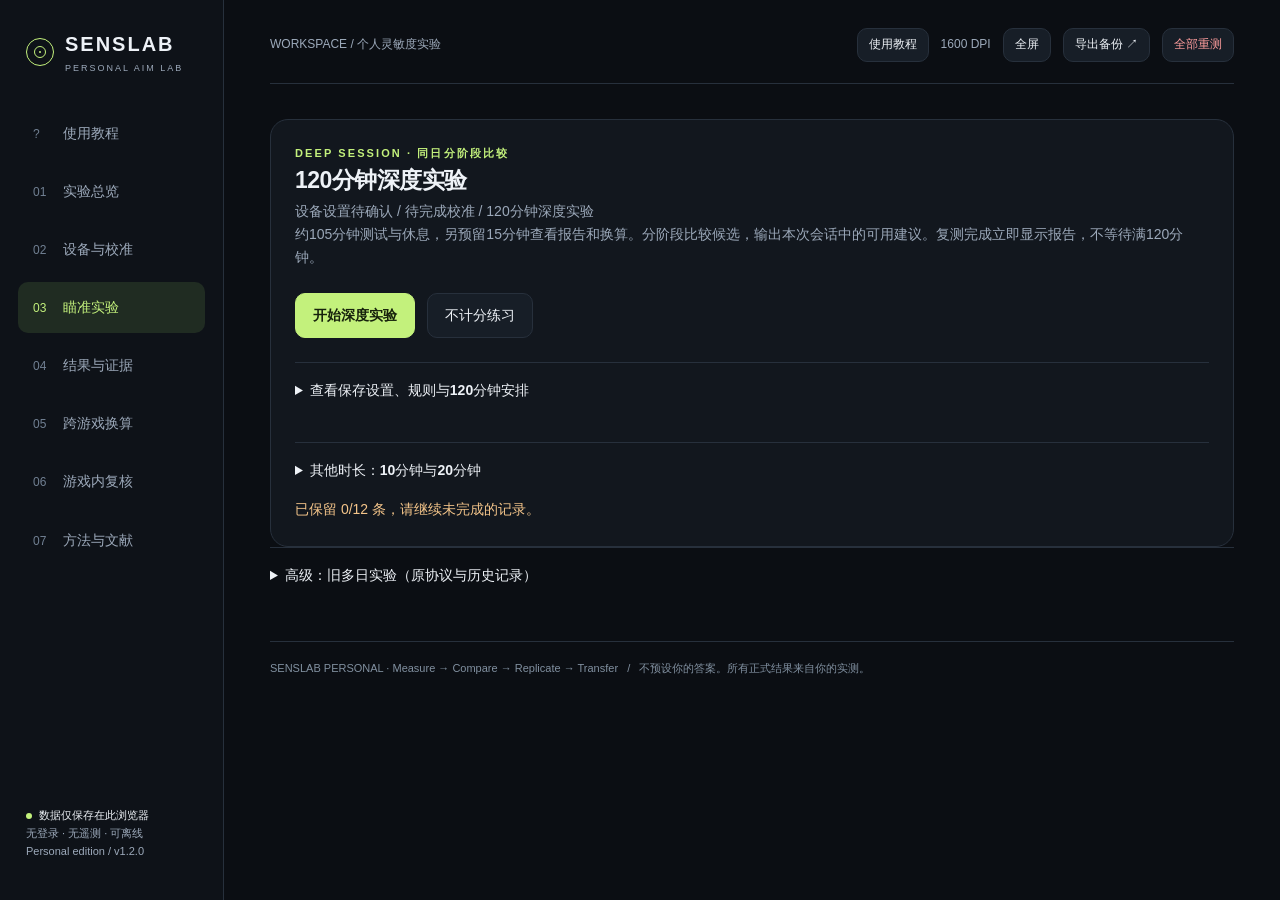
<file: senslab/index.html>
<!doctype html>
<html lang="zh-CN"><head><meta charset="utf-8"><meta name="viewport" content="width=device-width,initial-scale=1"><meta name="referrer" content="no-referrer"><title>SensLab Personal 1.2.0 · 120分钟深度实验</title><style>body{margin:0;background:#0d1013;color:#edf2f1;font:16px/1.8 system-ui,sans-serif;min-height:100vh;display:grid;place-items:center}main{max-width:620px;padding:42px}small{color:#91a59b;letter-spacing:.18em}h1{font-size:36px;line-height:1.3}p{color:#a5b2ad}a{color:#b5e8ca}button{padding:12px 24px;border:0;border-radius:10px;background:#c7f6da;color:#14271b;font:inherit;cursor:pointer}#error{white-space:pre-wrap;color:#f2c79f}.bar{height:3px;background:#c7f6da;border-radius:2px;width:100%;margin:28px 0}</style></head><body><main><small>PERSONAL AIM RESEARCH / 1.2.0</small><h1>SensLab Personal</h1><p id="status">正在载入并校验单次灵敏度比较程序。</p><div class="bar"></div><p>无需账号。记录保存在当前浏览器，请定期导出 JSON 备份。正式测试请使用独立的桌面 Chrome 或 Edge 标签页。</p><pre id="error"></pre><button id="retry" hidden onclick="location.reload()">重新载入</button><p><a href="SensLab-Personal.html">打开完整离线版</a> · <a href="README.md">源码与运行说明</a></p><noscript>需要启用 JavaScript 才能执行测试。</noscript></main><script>
(async()=>{
 const expected='1369570a4e21c8209401fa474c4a158beae35599e30f6141b87c801e23edfc13';
 const packedBlob='b4f250236af98026088f0bf6496715cdbc4c1e78';
 let controller=new AbortController(),timeout=setTimeout(()=>controller.abort(),30000);
 async function directPacked(){
  const chunks=await Promise.all(Array.from({length:8},async(_,i)=>{
   const name='app-'+String(i+1).padStart(2,'0')+'.bin';
   const url=new URL(name,location.href);url.searchParams.set('v',expected);
   const response=await fetch(url,{signal:controller.signal,credentials:'omit',cache:'no-store'});
   if(!response.ok)throw new Error(name+' 载入失败：HTTP '+response.status);
   return new Uint8Array(await response.arrayBuffer());
  }));
  const packed=new Uint8Array(chunks.reduce((n,a)=>n+a.length,0));let offset=0;
  for(const chunk of chunks){packed.set(chunk,offset);offset+=chunk.length;}
  return packed;
 }
 async function officialPacked(){
  const response=await fetch('https://api.github.com/repos/zhaowuc/ai-vision-smart-car-control/git/blobs/'+packedBlob,{signal:controller.signal,credentials:'omit',headers:{Accept:'application/vnd.github+json'}});
  if(!response.ok)throw new Error('官方备用源载入失败：HTTP '+response.status);
  const data=await response.json();
  if(data.sha!==packedBlob||data.encoding!=='base64'||typeof data.content!=='string'||!Number.isInteger(data.size)||data.size<1||data.size>2097152)throw new Error('官方备用源格式或版本无效');
  const encoded=data.content.replace(/\s/g,'');
  if(encoded.length>2796204||! /^(?:[A-Za-z0-9+/]{4})*(?:[A-Za-z0-9+/]{2}==|[A-Za-z0-9+/]{3}=)?$/.test(encoded))throw new Error('官方备用源 base64 格式无效');
  const packed=Uint8Array.from(atob(encoded),c=>c.charCodeAt(0));
  if(packed.length!==data.size)throw new Error('官方备用源大小不符');
  const header=new TextEncoder().encode('blob '+packed.length+'\0'),blob=new Uint8Array(header.length+packed.length);blob.set(header);blob.set(packed,header.length);
  const hash=Array.from(new Uint8Array(await crypto.subtle.digest('SHA-1',blob)),x=>x.toString(16).padStart(2,'0')).join('');
  if(hash!==packedBlob)throw new Error('官方备用源 Git blob 校验失败');
  return packed;
 }
 try{
  if(!window.DecompressionStream||!window.crypto?.subtle)throw new Error('浏览器缺少安全解压或校验功能。请使用 HTTPS / localhost 地址与近期桌面 Chrome 或 Edge，或打开完整离线 HTML。');
  let packed;
  try{packed=await directPacked();}
  catch(directError){
   controller.abort();clearTimeout(timeout);controller=new AbortController();timeout=setTimeout(()=>controller.abort(),30000);
   document.getElementById('status').textContent='分片暂不可用，正在从官方仓库备用源载入并校验。';
   try{packed=await officialPacked();}catch(fallbackError){throw new Error(String(directError.message||directError)+'\n'+String(fallbackError.message||fallbackError));}
  }
  const bytes=await new Response(new Blob([packed]).stream().pipeThrough(new DecompressionStream('gzip'))).arrayBuffer();
  const digest=await crypto.subtle.digest('SHA-256',bytes);
  const actual=Array.from(new Uint8Array(digest),x=>x.toString(16).padStart(2,'0')).join('');
  if(actual!==expected)throw new Error('完整程序 SHA-256 校验失败，未执行测试。请重新载入或使用完整离线版。');
  const html=new TextDecoder('utf-8',{fatal:true}).decode(bytes);
  clearTimeout(timeout);document.open();document.write(html);document.close();
 }catch(error){
  controller.abort();clearTimeout(timeout);
  document.getElementById('status').textContent='未能完成载入，未执行测试。';
  document.getElementById('error').textContent=error.name==='AbortError'?'网络超时，可重新载入或使用完整离线 HTML。':String(error.message||error);
  document.getElementById('retry').hidden=false;
 }
})();
</script></body></html>
</file>
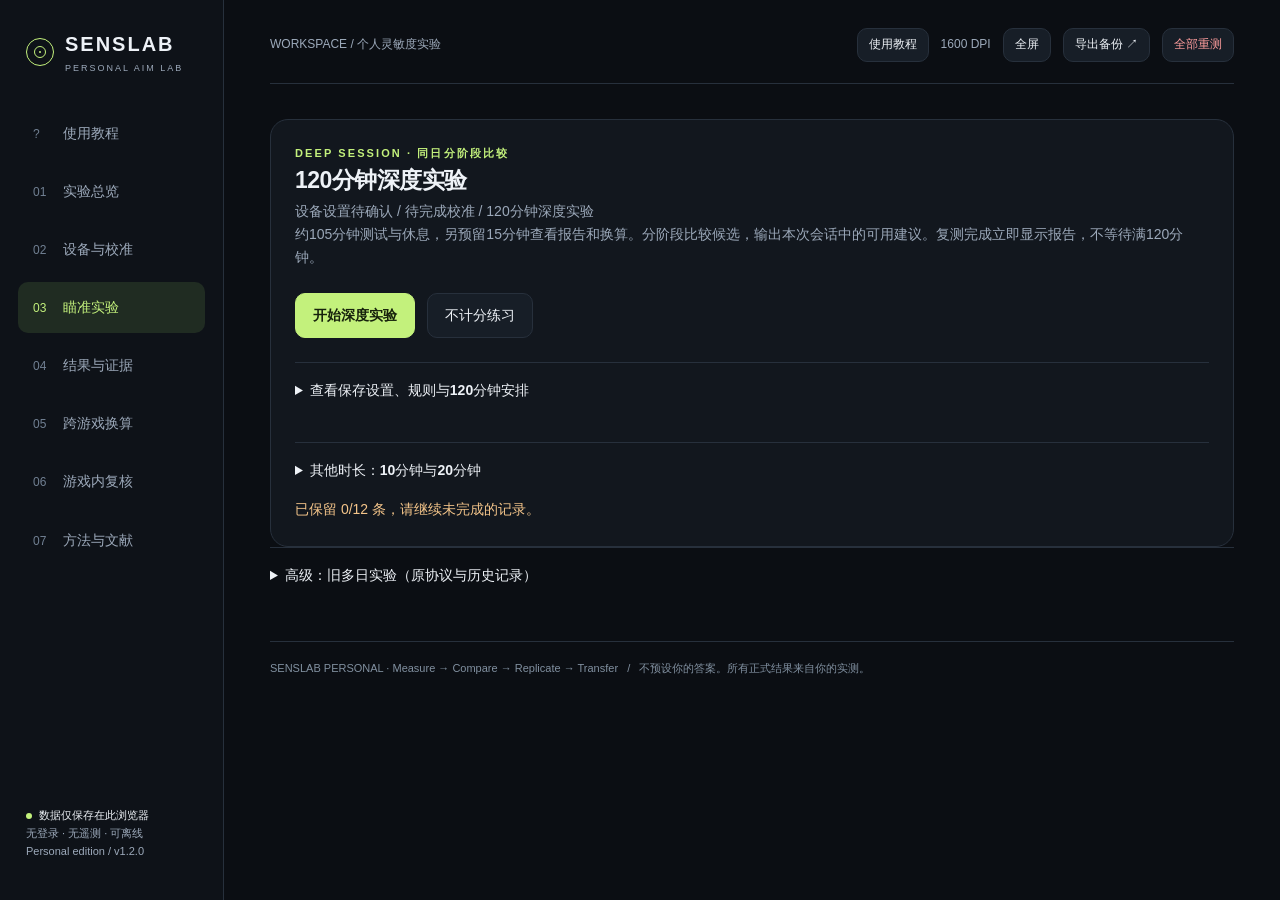
<file: senslab/src/index.html>
<!doctype html><html lang="zh-CN"><head><meta charset="utf-8"><meta name="viewport" content="width=device-width,initial-scale=1"><meta name="description" content="个人FPS灵敏度实验室：实测鼠标输入、多任务随机对照、120分钟深度比较与跨游戏cm/360换算。"><title>SensLab Personal · 找到你的控制区间</title><link rel="stylesheet" href="styles.css"></head><body>
<div id="storageWarning" class="storagewarn">本次数据未能写入浏览器。请立即导出备份，避免关闭页面后丢失。</div>
<div class="app"><aside class="rail"><div class="brand"><i class="brandmark"></i><div>SENSLAB<small>PERSONAL AIM LAB</small></div></div><nav class="nav" aria-label="主要导航">
<button data-view="home" class="active"><span>01</span>实验总览</button><button data-view="setup"><span>02</span>设备与校准</button><button data-view="lab"><span>03</span>瞄准实验</button><button data-view="results"><span>04</span>结果与证据</button><button data-view="convert"><span>05</span>跨游戏换算</button><button data-view="field"><span>06</span>游戏内复核</button><button data-view="methods"><span>07</span>方法与文献</button></nav><div class="railfoot"><span class="dot"></span><b>数据仅保存在此浏览器</b><br>无登录 · 无遥测 · 可离线<br>Personal edition / v1.2.0</div></aside>
<main class="main"><header class="topbar"><div>WORKSPACE <span class="muted">/</span> 个人灵敏度实验</div><div class="tools"><span id="dpiBadge">1600 DPI</span><button id="fullscreenBtn" title="改变窗口会暂停当前任务；物理校准保留">全屏</button><button id="exportBtn">导出备份 ↗</button><button class="danger" data-restart-all title="清除旧测试记录，从第1条校准重新开始">全部重测</button></div></header><div id="hostingNote" class="notice warning hide"></div>
<section id="home" class="view active"><div class="eyebrow">LESS GUESSWORK. MORE CONTROL.</div><div class="hero"><div><h1>把手感，<br>变成<em>证据。</em></h1><p>比较不同灵敏度，兼顾精度与转向。<br>用你自己的重复测量，找到兼顾微调、切换、跟枪和转身的可用范围。</p><div class="row"><button class="primary" data-go="lab">进入深度实验 <span aria-hidden="true">→</span></button><button class="ghost" data-go="methods">了解实验方法</button></div></div><div class="scene"><canvas id="preview" aria-label="第一人称瞄准任务示意"></canvas><span class="chip">FIRST-PERSON · ANGULAR TARGETS</span><span class="caption">任务场景示意 · 不代表你的成绩</span></div></div>
<div class="cards"><div class="card"><p class="tiny">01 / 实际物理灵敏度</p><div class="metric" id="homeBase">— <small>cm / 360°</small></div><p class="tiny" id="homeBaseNote">DPI不是完整的灵敏度，先测量转动距离。</p></div><div class="card"><p class="tiny">02 / 当前实验进度</p><div class="metric" id="homeDays">0 <small>有效测试日</small></div><p class="tiny" id="homePhase">尚未创建实验</p></div><div class="card"><p class="tiny">03 / 个人推荐</p><div class="metric" style="font-size:26px" id="homeRecommendation">等待实测</div><p class="tiny">不以一次高分、职业选手设置或DPI推算。</p></div></div>
<div class="card space"><div class="row" style="justify-content:space-between"><h3>从测量到长期使用</h3><span class="chip">N-OF-1 · 个人内对照</span></div><div class="step"><div class="num">01</div><div><h3>先确认输入真的一致</h3><p>尺子校准浏览器输入，比较慢快、左右及纵向移动；检测单位偏差和疑似加速。</p></div><button data-go="setup">去校准</button></div><div class="step"><div class="num">02</div><div><h3>粗筛 → 锁定候选 → 同日配对复测</h3><p>隐藏条件数值，平衡条件与任务顺序。一次完成分阶段比较，复测后立即生成报告；原多日模式单独保留。</p></div><button data-go="lab">去实验</button></div><div class="step"><div class="num">03</div><div><h3>回到三角洲，再决定是否更换</h3><p>分别记录烽火地带和全面战场。跨游戏保留cm/360；ADS与不同FOV另做匹配和验证。</p></div><button data-go="field">去复核</button></div></div><div class="notice">这是基于研究原则的个人实验工具，不是经过独立验证的测量量表。它寻找当前设备与任务下的稳健候选，不承诺终身、所有游戏中唯一最优的数值。</div></section>
<section id="setup" class="view"><div class="eyebrow">01 / MEASURE BEFORE YOU OPTIMIZE</div><h1 class="space">设备与输入校准</h1><p class="sub">先用实际厘米把浏览器和桌面连接起来。不要把movementX直接当作硬件DPI计数。</p>
<div class="split"><div class="card"><h3>你的测试环境</h3><form id="settingsForm"><div class="formgrid"><label>鼠标DPI<input id="dpi" type="number" min="100" max="64000" value="1600" required></label><label>当前实测cm / 360°<input id="baseCm" type="number" min="8" max="160" step="0.001" placeholder="例如：实测后填写" required></label><label>实验视野数值<input id="fov" type="number" min="30" max="150" value="100" required></label><label>FOV标度<select id="fovType"><option value="horizontal">实际水平FOV</option><option value="vertical">实际垂直FOV</option><option value="h43">4:3基准水平FOV</option></select></label><label>单次舒适横向行程（cm）<input id="swipe" type="number" min="5" max="100" step="0.1" placeholder="从常用位置单侧可移动距离" required></label><label>环境备注（选填）<input id="environment" maxlength="180" placeholder="鼠标、鼠标垫、刷新率、坐姿"></label></div><p class="tiny">100°是本工具的初始实验值，不是三角洲游戏FOV的自动识别值。窗口或FOV变化影响视觉可比性；DPI、设备与输入路径变化另行核对物理校准。正在进行的实验使用冻结视野，环境变化先暂停并提供恢复选项。</p><label class="check"><input id="swipeEstimated" type="checkbox" checked>舒适行程为估计值，仅作操作范围提示，不参与评分与候选筛除。</label><p class="tiny">缺失字段可参考历史：1600 DPI；75.2 cm/360（180°中位数37.6cm×2）；舒适行程约20cm。已有保存值优先。自然握持与弧线测量可能带来不确定性，cm/360不表示高精度标准值。</p><label class="check"><input id="baseVerified" type="checkbox" required>我已在游戏中用尺子重复确认当前cm/360，且记录的是腰射而非开镜状态。</label>
<details><summary>尚不知道cm/360？测3次再填入</summary><p>固定准星对准清晰参照物；平移鼠标完成同一转角，测量传感器对应的桌面位移。不要把回程、抬鼠标或绕弧也算进去。对180°，必须确认确切反方向；无可靠参照时测360°。</p><div class="formgrid"><label>每次转角<select id="measureAngle"><option value="360">360°</option><option value="180">180°</option><option value="90">90°（需精确角度参照）</option></select></label><label>3次距离，用逗号分隔<input id="measureDistances" placeholder="例如 22.1, 22.3, 22.2"></label></div><button type="button" id="useMeasurement">计算中位数并填入</button><p id="measureResult" class="space tiny"></p></details>
<details><summary>预先锁定分析规则</summary><p>下列权重和阈值是可解释的工程选择，不是论文给出的最优参数。创建实验后冻结，避免看到成绩再调整规则。</p><div class="weights"><label>微调 %<input id="w0" type="number" min="1" max="97" value="25"></label><label>切换 %<input id="w1" type="number" min="1" max="97" value="25"></label><label>跟枪 %<input id="w2" type="number" min="1" max="97" value="25"></label><label>转向 %<input id="w3" type="number" min="1" max="97" value="25"></label></div><div class="formgrid"><label>实用差异阈值 %<input id="margin" type="number" min="1" max="10" value="3"></label><label>单项最大可接受下降 %<input id="taskDrop" type="number" min="1" max="30" value="10"></label><label>微调命中率最大下降（百分点）<input id="accDrop" type="number" min="0" max="20" value="5"></label><label>最高可接受费力度（0–10）<input id="maxEffort" type="number" min="1" max="8" value="5"></label></div></details><div class="row space"><button class="primary" type="submit">保存环境设置</button><span id="settingsState" class="tiny muted"></span><button type="button" id="confirmDeviceUnchanged">仅备注改字：确认设备未变</button></div></form></div>
<div><div class="card"><div class="row" style="justify-content:space-between"><h3>浏览器物理校准</h3><span class="pill" id="calBadge">待完成</span></div><p class="space tiny">准备尺子和两条相距10 cm的平行标记。测试采用原始输入请求，并实测输入单位/厘米，而不是假设浏览器使用硬件counts。</p><div class="formgrid"><label>标记间距（cm）<input id="calDistance" type="number" min="5" max="30" value="10" step="0.1"></label><label>所需采样<input value="横向8次 + 纵向4次" disabled></label></div><div id="calSummary" class="notice">完整12次：横向左右、慢快各重复两次；纵向上下、慢快各一次。移动期间不要旋转鼠标，按空格开始和结束。</div><div class="row"><button class="primary" id="calibrateBtn">开始尺子校准 →</button><button class="danger" data-restart-all>全部重测</button></div><p class="tiny space">全部重测会清除校准、草稿、实验成绩和游戏复核记录，保留设备设置与换算配置。</p><p class="tiny space">可固定窗口或全屏；同一比较轮保持窗口和FOV一致。单纯改变窗口不会清除物理校准，DPI、设备或输入路径改变则需核对。若请求原始输入不受支持，只能练习，不能生成正式结论。</p></div><div class="card space"><h3>输入质量，而非“感觉一致”</h3><div class="step"><div class="tick">✓</div><p>校准重复变异和快慢差异各≤5%，且快慢操作耗时比≥1.5。</p></div><div class="step"><div class="tick">✓</div><p>未校准、非原始输入、失焦或显著卡顿的轮次不进入正式分析。</p></div><div class="step"><div class="tick">✓</div><p>系统和驱动关闭加速；网页无法证明游戏端也使用同一输入路径，仍须回游戏测量。</p></div></div></div></div><div id="setupError" class="inline-error" role="status"></div></section>
<section id="lab" class="view"><div id="singleLabRoot"></div><details id="legacyLab"><summary>高级：旧多日实验（原协议与历史记录）</summary><div class="eyebrow">02 / TEST YOUR CONTROL</div><h1 class="space">瞄准实验</h1><p class="sub">真正的第一人称转角任务。准星留在屏幕中心，鼠标转动视角，而不是二维光标点击。</p><div class="taskgrid"><div class="task"><div class="icon">⊙</div><h3>微调精度</h3><p>18个小目标<br>2°–7°角位移</p></div><div class="task"><div class="icon">⇄</div><h3>目标切换</h3><p>18个离散目标<br>15°–45°角位移</p></div><div class="task"><div class="icon">∿</div><h3>连续跟枪</h3><p>25秒连续运动<br>按实际时间加权</p></div><div class="task"><div class="icon">↶</div><h3>大角度转向</h3><p>12次获取目标<br>90° / 120° / 160°</p></div></div>
<div class="split"><div class="card"><div class="row" style="justify-content:space-between"><h3 id="labTitle">建立你的第一轮实验</h3><span class="pill" id="phaseBadge">尚未开始</span></div><p class="space tiny" id="labSummary">以你的当前值为基准，比较0.64、0.8、1、1.25、1.5625倍cm/360。数值越小，灵敏度越高。</p><div class="progress"><i id="labProgress"></i></div><div id="labNext" class="statusline"></div><label class="check"><input type="checkbox" id="sessionCheck">我确认DPI、缩放、姿势和设备未变，当前无疼痛，并会尽力但不盲目抢速度。</label><div class="row space"><button class="primary" id="runBtn">创建并开始实验 →</button><button id="practiceBtn">不计分练习</button></div><div id="labError" class="inline-error"></div></div><div class="card"><h3>测试规则</h3><p class="space tiny">每个条件先做30秒不计分适应，再完成四项任务；任务之间至少休息20秒。记录费力度及抬鼠标次数后才完成该条件。</p><p class="space tiny">每个测试日重新生成目标序列，同一天的条件使用相同序列。条件以随机起序的拉丁轮换安排；满周期可平衡出现位置，不能完全消除学习和适应偏差。</p><p class="space tiny">一整轮完成前不展示条件数值和得分。手感本身可被识别，因此这是“数值遮蔽”，不是真正双盲。</p></div></div><div class="notice warning">此处筛选的是浏览器任务上的表现，不读取游戏数据、不模拟压枪/网络延迟，也不保证直接提升胜率。发生疼痛应停止测试，不要通过更换灵敏度硬撑。</div><div class="row space"><button id="archiveBtn" class="ghost">归档当前实验，开启新实验</button><span id="archiveCount" class="tiny muted"></span></div></details></section>
<section id="results" class="view"><div id="singleResultsRoot"></div><details id="legacyResults"><summary>查看旧多日实验结果（不与单次实验合并）</summary><div class="eyebrow">03 / EVIDENCE, NOT A HIGH SCORE</div><h1 class="space">结果与证据</h1><p class="sub">只有完整会话进入分析；同一天的重复会话先合并。探索数据用于选候选，新的确认数据用于检查可重复性。</p><div class="row"><button id="showExplore">探索结果</button><button id="showConfirm">独立确认</button><button id="csvBtn">导出原始CSV</button><button id="printBtn">打印报告</button></div><div id="resultsBody" class="space"></div><div class="card space"><h3>如何读这些数字</h3><p class="space tiny">综合比值是四项指标相对当前基准的加权几何平均，1.00代表与基准相同；它不是瞄准能力的绝对分数。微调/切换/转向采用有效命中数÷总任务秒数（含失误和超时），跟枪采用落在目标内的时间比例。</p><p class="space tiny">误差线采用“按测试日配对重采样”的bootstrap区间，且对同时与基准比较的候选作Bonferroni调整。少于3日不显示区间；确认至少6个独立新测试日。区间覆盖0只表示尚未区分，不等于证明等效。</p><p class="space tiny">“近优候选”仅指通过守门条件且点估计距领先值不超过预设阈值的已测数值。不会把中间未测的所有数值都宣称为最优。</p></div></details></section>
<section id="convert" class="view"><div class="eyebrow">04 / ONE PHYSICAL REFERENCE</div><h1 class="space">跨游戏换算</h1><p class="sub">以cm/360为共同参照。相同转角需要相同桌面距离，并不保证不同FOV下的视觉速度、ADS或游戏表现完全相同。</p><div class="card"><div class="formgrid"><label>目标物理灵敏度（cm / 360°）<input id="convertCm" type="number" min="1" max="1000" step="0.001" placeholder="填入已测值或采用报告候选"></label><label>目标DPI<input id="convertDpi" type="number" min="100" max="64000" value="1600"></label></div><div id="convertTable"></div><p class="tiny">预设仅用于腰射、默认yaw与线性灵敏度标度；任何游戏更新、倍率、加速或修改yaw都可能使其失效。三角洲同时给出工具开发者参考值与实测映射；与实测不符时以后者为准。未核实游戏不填造常数。</p></div>
<div class="split space"><div class="card"><h3>任意游戏 / 三角洲：用实测建立映射</h3><p class="tiny space">在同一DPI、FOV和瞄准状态，选至少3个不同设置值，各重复测3次cm/360，填入各自中位数。范围应包围你的目标。程序在相邻点的角增益之间插值，不把非线性滑块强行当作乘法。</p><div class="formgrid"><label>配置名<input id="gameName" maxlength="60" placeholder="三角洲 · 腰射 / 红点 / 其他游戏"></label><label>测量时DPI<input id="mappingDpi" type="number" min="100" value="1600"></label><label class="full">每行：游戏内数值, 实测cm/360<textarea id="mappingSamples" placeholder="请填写自己的实测值；至少3行"></textarea></label></div><button id="saveMapping" class="primary">保存映射并换算</button><div id="mappingError" class="inline-error"></div><div id="customMaps"></div><details><summary>已知精确yaw？直接计算</summary><div class="formgrid"><label>yaw（°/count / sens）<input id="customYaw" type="number" min="0" step="any" placeholder="由游戏文档或本人实测确认"></label><label>换算结果<input id="yawResult" readonly placeholder="填写yaw后计算"></label></div><p><code>sens = 914.4 / (DPI × yaw × cm/360)</code></p></details></div>
<div class="card"><h3>ADS / 视野匹配（独立于腰射）</h3><p class="tiny space">输入真正的水平FOV，不是未经换算的游戏菜单标度。默认匹配屏幕中心的微小位移；这是几何匹配，不是“最佳开镜系数”。</p><div class="formgrid"><label>腰射实际水平FOV<input id="hipFov" type="number" min="2" max="178" value="100"></label><label>ADS实际水平FOV<input id="adsFov" type="number" min="2" max="178" value="50"></label><label>匹配位置<select id="monitorPoint"><option value="0">中心微调（0%）</option><option value="0.5">中心到边缘的50%</option><option value="1">屏幕边缘（100%）</option></select></label><label>目标ADS cm / 360°<input id="adsResult" readonly></label></div><p class="tiny">随后给该倍率单独建立实测映射。不直接输出游戏ADS乘数，因为基础灵敏度、倍率和FOV缩放的组合由游戏决定。</p><div class="divider"></div><h3>最后一步：回游戏检验</h3><div class="formgrid"><label>应用换算后，实际测得cm / 360°<input id="verifyCm" type="number" min="1" step="0.001" placeholder="重复3次后填中位数"></label><label>物理距离误差<input id="verifyOutput" readonly></label></div><p class="tiny">误差≤3%只是本工具的工程验收线，仍需判断操作是否舒服。超出时补充实测点或微调并重测，不能仅相信小数位。</p></div></div></section>
<section id="field" class="view"><div class="eyebrow">05 / VALIDATE WHERE YOU PLAY</div><h1 class="space">游戏内复核</h1><p class="sub">将腰射候选换算回游戏后，用同一装备和交战任务分别检验烽火地带、全面战场。记录有效观察，不以一局KD决定结论。</p><div class="split"><div class="card"><h3>新增一次固定时段记录</h3><form id="fieldForm"><div class="formgrid"><label>模式<select id="fieldMode"><option value="operations">三角洲 · 烽火地带</option><option value="warfare">三角洲 · 全面战场</option><option value="apex">Apex Legends</option><option value="valorant">无畏契约</option><option value="other">其他游戏</option></select></label><label>所用条件<select id="fieldCandidate" required></select></label><label>时长（分钟，至少10）<input id="fieldMinutes" type="number" min="10" max="240" value="20" required></label><label>费力度（0轻松–10极费力）<select id="fieldEffort" required></select></label><label>转向/跟枪受到行程限制（次数）<input id="fieldLimited" type="number" min="0" max="1000" required placeholder="如实记录"></label><label>远点过冲/微调困难（次数）<input id="fieldOvershoot" type="number" min="0" max="1000" required placeholder="如实记录"></label><label class="full">观察、装备与场景（选填）<textarea id="fieldNotes" maxlength="1500" placeholder="是否频繁抬鼠标；近战、中远距离；与前一条件相比；不要只填写KD"></textarea></label></div><label class="check"><input id="fieldPain" type="checkbox">本时段出现疼痛或明显不适（勾选后应停止测试）</label><button class="primary" type="submit">保存真实记录</button><div class="inline-error" id="fieldError"></div></form></div><div class="card"><h3>先约定比较方式</h3><p class="space tiny">初次使用新候选可先在靶场适应，再进入安全的正常对局。对每个候选，每种三角洲模式至少记录2个相同时长时段，分布在至少2天。交替采用AB / BA顺序；有三候选则用ABC / BCA / CAB。</p><p class="space tiny">尽量保持武器、倍率、场景类型、视野、操作姿势和休息程度一致。先看近战跟踪、远点微调、转向限制和费力度，再考虑是否长期保留。</p><div id="fieldCoverage" class="notice">尚无实验。请先完成设备校准并创建实验。</div><p class="tiny">这里是人工记录与覆盖检查，不是对游戏性能提升的自动因果验证。新增其他游戏时同样需要复核，不能从三角洲推断所有游戏都最优。</p></div></div><div id="fieldLog" class="card space"></div></section>
<section id="methods" class="view"><div class="eyebrow">06 / OPEN METHODS</div><h1 class="space">方法透明，结论有边界。</h1><p class="sub">研究支持实验原则；任务参数、筛选阈值和决策规则由本工具设计。它们不冒充某篇论文已经验证过的“灵敏度最优算法”。</p>
<div class="notice"><strong>当前默认协议：120分钟深度实验 v2。</strong>15分钟准备预算＋35分钟粗筛＋10分钟休息＋45分钟同日配对复测；复测结束立即解锁报告，另预留15分钟阅读换算。准备核对可提前确认，额外适应与中断另计。两候选分支改为4轮40分钟；无可比较候选时解释不足并结束。10/20分钟 v1 继续保留。粗筛不进入最终判断；展示每轮变化、中位数、观察范围和一致性，不输出95%区间或显著性。所有时长、倍率和门槛是工程选择，不是论文验证的标准流程。下方按日bootstrap说明只适用于“高级：旧多日实验”。</div><div class="split"><div class="card"><h3>我们实际测量什么</h3><div class="step"><div class="num">01</div><p>以尺子标定浏览器输入单位/厘米。角增益为<code>360 / (输入单位每厘米 × cm/360)</code>，横纵轴分别标定；目标与碰撞按球面夹角定义。</p></div><div class="step"><div class="num">02</div><p>同一人、同一设备、相同目标条件下比较多个灵敏度。在单次会话内平衡顺序，保留命中率、耗时、跟踪误差和主观费力度；这不能完全消除练习和疲劳。</p></div><div class="step"><div class="num">03</div><p>粗筛后锁定最多3个条件（包括原基准），用全新序列做同日配对复测。三条件三轮拉丁方，或两条件四轮AB/BA/BA/AB；只用新复测成绩判断，不把点击或帧当独立样本。旧多日模式单独保留。</p></div><div class="step"><div class="num">04</div><p>满足精度/单项表现/费力度守门线才考虑推荐。近优时偏好更接近原基准的值，避免为小幅噪声反复改设置。</p></div></div><div class="card"><h3>哪些结论不能推出</h3><p class="space tiny">Fitts定律有助于理解速度–精度权衡，但不能单独从它算出你的最佳DPI或cm/360。本网站不声称Fitts吞吐量就是全部FPS能力，也不把过冲次数直接变成升降灵敏度指令。</p><p class="space tiny">数值遮蔽无法消除手感识别；180秒或60秒预设适应也不保证消除长期熟练度差异。同日复测不是跨日独立验证，建议回到日常游戏试用。</p><p class="space tiny">浏览器输入和显示存在事件合并、帧率及计时限制。这里的帧率不是鼠标回报率，记录时间也不是实验室级端到端延迟。原始输入请求成功仍不能替代物理校准。</p><p class="space tiny">未测试的灵敏度、其他显示设备、其他FOV与未来能力变化均在本次结论之外。领先点落在搜索边界时，范围外尚未测试；扩展只能另开可选实验，不自动延长本次或外推最优点。</p><p class="space tiny">单次模式的有效时长、最低点击数、卡顿线和点按防重复规则在协议中预先声明，均为工程质检。过早点击仍计射击次数；按住鼠标不生成额外命中。规则会限制极快反应测量，不用于判断个人反应能力。用户已保存权重与实用门槛在实验开始前冻结，不是普适生理阈值。相同转角映射不等于跨游戏画面手感完全相同。</p></div></div>
<div class="card space"><h3>可追溯的研究与技术依据</h3><div class="ref"><h3>01 · Mouse Sensitivity in First-Person Targeting Tasks</h3><p>Boudaoud, Spjut & Kim · IEEE Transactions on Games 15(4), 493–506 · 2023 · DOI: 10.1109/TG.2023.3293692</p><p>支持第一人称转角/物理位移表述及速度–精度权衡；实验中较优范围不是对每个玩家、所有任务的终身保证。</p><a href="https://research.nvidia.com/publication/2023-07_mouse-sensitivity-first-person-targeting-tasks" target="_blank" rel="noopener">NVIDIA Research · 作者研究页 ↗</a></div>
<div class="ref"><h3>02 · KovaaK’s aim trainer as a reliable metrics platform for assessing shooting proficiency in esports players: a pilot study</h3><p>Rogers et al. · Frontiers in Sports and Active Living · 2024 · DOI: 10.3389/fspor.2024.1309991</p><p>采用微调、较大范围甩枪、横移跟踪、掩体射击等重复测量；提醒区分可靠性、任务覆盖和实际游戏效度。本工具不是该研究的直接复刻。</p><a href="https://www.frontiersin.org/journals/sports-and-active-living/articles/10.3389/fspor.2024.1309991/full" target="_blank" rel="noopener">开放获取原文 ↗</a></div>
<div class="ref"><h3>03 · Assessment of human expertise and movement kinematics in first-person shooter games</h3><p>Donovan et al. · Frontiers in Human Neuroscience · 2022 · DOI: 10.3389/fnhum.2022.979293</p><p>研究任务要求与运动学、速度–精度表现的关系；其合并任务表现不能被Fitts定律充分刻画。因此本工具不把单一理论公式当作万能筛选器。</p><a href="https://doi.org/10.3389/fnhum.2022.979293" target="_blank" rel="noopener">研究原文 ↗</a></div>
<div class="ref"><h3>04 · Sensitivity Matcher / KovaaK’s</h3><p>作者关于yaw、360°匹配及未知游戏实测的说明。只借用转角映射原则，不在游戏中注入或自动操作。</p><a href="https://www.kovaak.com/sensitivity-matcher/" target="_blank" rel="noopener">开发者技术说明 ↗</a> · <a href="https://www.kovaaks.com/kovaaks/sens-converter/valorant" target="_blank" rel="noopener">官方换算器交叉复核 ↗</a></div>
<div class="ref"><h3>05 · Pointer Lock API / MDN</h3><p>浏览器相对移动、unadjustedMovement及支持差异。校准通过物理测量规避仅靠DPI推定movementX单位的问题。</p><a href="https://developer.mozilla.org/en-US/docs/Web/API/Pointer_Lock_API" target="_blank" rel="noopener">API文档 ↗</a></div>
<div class="ref"><h3>06 · How to Configure and Convert Your Sensitivity in Aimlabs</h3><p>Aimlabs · 2026 · 关于cm/360、手动输入DPI、游戏配置、FOV和ADS分离的官方说明。</p><a href="https://aimlabs.com/articles/aimlabs/how-to-configure-and-convert-your-sensitivity-in-aimlabs/" target="_blank" rel="noopener">Aimlabs官方说明 ↗</a></div></div>
<div class="card space"><h3>隐私、备份与复现</h3><p class="space tiny">测试、映射和统计在浏览器本地完成；无账户、分析SDK、广告或后台上传。在线托管服务仍可能记录常规访问日志。共享托管域名不是独立安全存储边界，勿记录隐私内容。隐私窗口、清理站点数据或换域名会让本地数据不可用，请定期导出JSON。导入会替换工作区，先备份当前数据。</p><div class="row space"><button id="importBtn">导入JSON备份</button><button id="sourceBtn">导出可离线网页</button><button id="resetBtn" class="ghost danger">清空本机工作区</button><input id="importFile" type="file" accept=".json,application/json" class="hide"></div><p class="space tiny">软件首次交付日期：2026-10-17。源码、统计规则和测试均可随项目保存；工具质量检查不能替代用户实际的鼠标测量。</p></div></section>
<footer class="footer">SENSLAB PERSONAL · Measure → Compare → Replicate → Transfer &nbsp; / &nbsp; 不预设你的答案。所有正式结果来自你的实测。</footer></main></div>
<div id="stage" class="stage" role="dialog" aria-modal="true" aria-label="瞄准与校准场景"><canvas id="arena"></canvas><div class="hud"><div><b id="hudTitle">实验场景</b><small id="hudDetail"></small></div><div style="text-align:right"><b id="hudRight"></b><small id="hudInput"></small></div></div><div id="stageHelp" class="stagehelp"></div><div id="veil" class="veil"><div id="modal" class="modal"></div></div></div><div id="toast" class="toast" role="status"></div>
<noscript><p>本工具需要JavaScript；未运行脚本不会生成任何测试结论。</p></noscript><script src="onboarding.js"></script><script src="core.js"></script><script src="session-core.js"></script>
<script src="session-ui.js"></script>
<script src="app.js"></script></body></html>
</file>
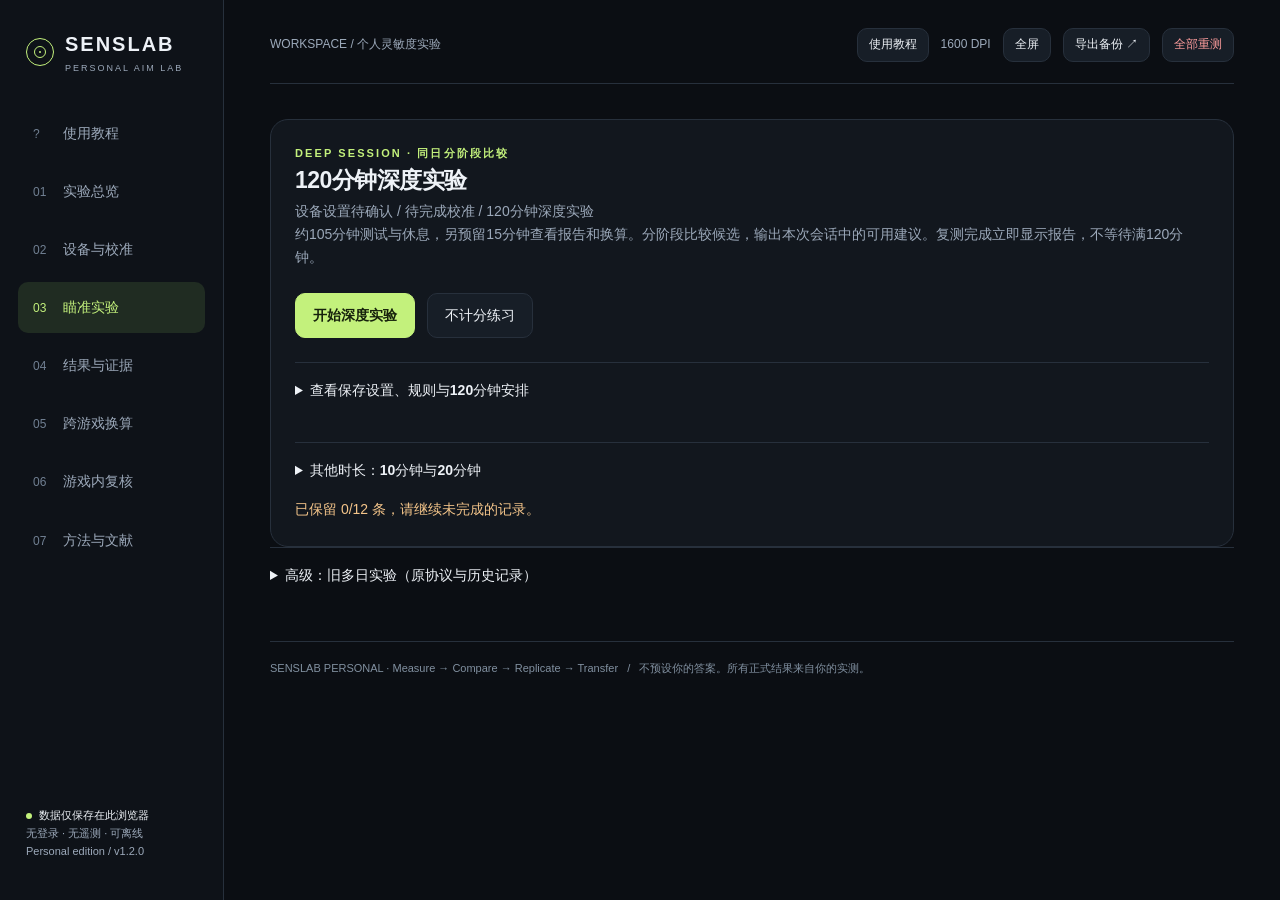
<file: senslab/SensLab-Personal.html>
<!doctype html><html lang="zh-CN"><head><meta charset="utf-8"><meta name="viewport" content="width=device-width,initial-scale=1"><meta name="description" content="个人FPS灵敏度实验室：实测鼠标输入、多任务随机对照、120分钟深度比较与跨游戏cm/360换算。"><title>SensLab Personal · 找到你的控制区间</title><style>
:root{color-scheme:dark;--bg:#0b0e13;--surface:#12171e;--surface2:#171e27;--line:#27303c;--text:#eef2f7;--muted:#9ca9ba;--accent:#c3f17c;--cyan:#82cddb;--warn:#f4c58a;--bad:#fc9c9c;--radius:18px;font-family:Inter,"Segoe UI","PingFang SC","Microsoft YaHei",sans-serif}*{box-sizing:border-box}body{margin:0;background:var(--bg);color:var(--text);font-size:14px;line-height:1.65}button,input,select,textarea{font:inherit}button,a{touch-action:manipulation}button{cursor:pointer}button:disabled{opacity:.4;cursor:not-allowed}button:focus-visible,a:focus-visible,input:focus-visible,select:focus-visible,textarea:focus-visible{outline:2px solid var(--accent);outline-offset:3px}a{color:var(--cyan);text-underline-offset:4px}button{color:var(--text);background:var(--surface2);border:1px solid var(--line);border-radius:10px;padding:10px 17px;transition:background .16s,transform .16s}button:hover:not(:disabled){background:#253141}button.primary{background:var(--accent);color:#16210c;border-color:var(--accent);font-weight:650}button.primary:hover:not(:disabled){background:#d4ff99}.ghost{background:transparent}.danger{color:var(--bad)}h1,h2,h3,p{margin:0}h1{font-size:42px;letter-spacing:-1.4px;line-height:1.25;font-weight:630}h2{font-size:23px;letter-spacing:-.5px}h3{font-size:16px;font-weight:620}p{color:var(--muted)}.sub{margin:12px 0 24px;max-width:830px}.eyebrow{color:var(--accent);font-size:11px;letter-spacing:2.1px;font-weight:650;text-transform:uppercase}.app{display:grid;grid-template-columns:224px minmax(0,1fr);min-height:100vh}.rail{position:sticky;top:0;height:100vh;border-right:1px solid var(--line);padding:28px 18px;display:flex;flex-direction:column;gap:32px;background:#0e1218}.brand{display:flex;align-items:center;gap:11px;font-size:20px;font-weight:750;letter-spacing:2px;padding:0 8px}.brandmark{width:28px;height:28px;border:1px solid var(--accent);border-radius:50%;position:relative}.brandmark:before{content:'';position:absolute;inset:7px;border:1px solid var(--accent);border-radius:50%}.brandmark:after{content:'';position:absolute;inset:12px;background:var(--accent);border-radius:50%}.brand small{display:block;font-size:9px;letter-spacing:2px;color:var(--muted);font-weight:450}.nav{display:grid;gap:7px}.nav button{text-align:left;padding:13px 14px;border-color:transparent;background:transparent;color:var(--muted)}.nav button span{font-size:12px;color:#718093;display:inline-block;min-width:30px}.nav button.active{background:#202c22;color:var(--accent)}.nav button.active span{color:var(--accent)}.railfoot{margin-top:auto;padding:12px 8px;font-size:11px;color:var(--muted)}.railfoot b{color:var(--text);font-weight:500}.dot{display:inline-block;width:6px;height:6px;border-radius:50%;background:var(--accent);margin-right:7px}.main{min-width:0;padding:28px 46px 54px;max-width:1560px;width:100%;margin:0 auto}.topbar{display:flex;align-items:center;justify-content:space-between;gap:15px;border-bottom:1px solid var(--line);padding-bottom:21px;margin-bottom:35px;color:var(--muted);font-size:12px}.topbar .tools{display:flex;align-items:center;gap:12px}.topbar button{padding:6px 11px;font-size:12px}.view{display:none;animation:enter .2s ease-out}.view.active{display:block}@keyframes enter{from{opacity:0;transform:translateY(4px)}to{opacity:1;transform:none}}.hero{display:grid;grid-template-columns:1.15fr 1fr;gap:20px;align-items:center;margin:25px 0 28px}.hero h1{font-size:clamp(36px,4vw,58px);margin:14px 0 20px}.hero h1 em{font-style:normal;color:var(--accent)}.hero p{max-width:470px;line-height:1.9}.row{display:flex;gap:12px;align-items:center;flex-wrap:wrap}.hero .row{margin-top:28px}.scene{aspect-ratio:1.5;border:1px solid var(--line);border-radius:var(--radius);position:relative;overflow:hidden;background:radial-gradient(ellipse at 50% 75%,#203229 0,transparent 65%),#10161e}.scene canvas{width:100%;height:100%;display:block}.scene .caption{position:absolute;left:18px;bottom:14px;font-size:11px;color:var(--muted)}.chip{border:1px solid var(--line);border-radius:99px;padding:5px 10px;color:var(--muted);font-size:11px;white-space:nowrap}.scene .chip{position:absolute;top:16px;left:16px;background:#0c111acc}.cards{display:grid;grid-template-columns:repeat(3,1fr);gap:15px;margin:20px 0}.card{background:var(--surface);border:1px solid var(--line);border-radius:var(--radius);padding:24px}.card.flat{background:transparent}.metric{font-size:32px;font-weight:560;letter-spacing:-1px;margin:7px 0 2px;font-variant-numeric:tabular-nums}.metric small{font-size:12px;color:var(--muted);letter-spacing:0;font-weight:400}.muted{color:var(--muted)}.tiny{font-size:12px}.accent{color:var(--accent)}.warn{color:var(--warn)}.bad{color:var(--bad)}.split{display:grid;grid-template-columns:1.1fr 1fr;gap:20px}.space{margin-top:24px}.notice{padding:15px 18px;border:1px solid var(--line);border-left:3px solid var(--cyan);border-radius:10px;background:#121c23;color:var(--muted);margin:18px 0;font-size:13px}.notice.warning{border-left-color:var(--warn);background:#211e18}.step{display:flex;gap:18px;align-items:flex-start;padding:20px 0;border-bottom:1px solid var(--line)}.step:last-child{border:0}.step .num{font-family:monospace;color:var(--accent);font-size:18px;width:27px}.step p{margin-top:4px;font-size:13px}.step button{margin-left:auto;flex-shrink:0;font-size:12px}.formgrid{display:grid;grid-template-columns:1fr 1fr;gap:18px;margin:20px 0}.formgrid label{display:flex;flex-direction:column;gap:7px;color:var(--muted);font-size:12px}.full{grid-column:1/-1}input,select,textarea{width:100%;background:#0b1016;color:var(--text);padding:11px 12px;border:1px solid #354252;border-radius:9px;min-width:0}input[type=checkbox]{width:auto;accent-color:var(--accent)}textarea{resize:vertical;min-height:98px;line-height:1.7}.check{display:flex;align-items:flex-start;gap:10px;font-size:13px;color:var(--muted);margin:13px 0}.check input{margin-top:6px}.divider{border-top:1px solid var(--line);margin:24px 0}.tablewrap{overflow:auto;margin:17px 0}table{width:100%;border-collapse:collapse;white-space:nowrap;font-size:12px}th{text-align:left;color:var(--muted);font-weight:500;padding:12px;border-bottom:1px solid var(--line)}td{padding:13px 12px;border-bottom:1px solid #222b35;font-variant-numeric:tabular-nums}td.wrap{white-space:normal;min-width:150px}tr.good{background:#1b271d}.empty{padding:44px 20px;text-align:center;border:1px dashed #35404c;border-radius:16px;color:var(--muted)}.empty h3{color:var(--text);margin:12px}.progress{height:5px;background:#25303c;border-radius:5px;overflow:hidden;margin:16px 0}.progress>i{display:block;height:100%;background:var(--accent);width:0;transition:width .2s}.taskgrid{display:grid;grid-template-columns:repeat(4,1fr);gap:12px;margin:24px 0}.task{padding:18px;background:var(--surface);border:1px solid var(--line);border-radius:14px}.task .icon{font-size:23px;color:var(--cyan);margin-bottom:10px}.task p{font-size:12px;margin-top:6px}.pill{display:inline-block;background:#202c22;color:var(--accent);font-size:11px;padding:4px 9px;border-radius:6px}.stage{position:fixed;inset:0;background:#0b1119;z-index:100;display:none;touch-action:none;user-select:none}.stage.open{display:block}.stage canvas{display:block;width:100%;height:100%}.hud{position:absolute;top:22px;left:30px;right:30px;display:flex;justify-content:space-between;align-items:flex-start;pointer-events:none}.hud b{font-size:18px;display:block}.hud small{color:var(--muted)}.stagehelp{position:absolute;bottom:25px;left:0;right:0;text-align:center;color:var(--muted);font-size:12px;pointer-events:none}.veil{position:absolute;inset:0;display:grid;place-items:center;background:#070c13d9;padding:20px;backdrop-filter:blur(5px)}.modal{background:#141c26;border:1px solid #354150;border-radius:22px;padding:32px;max-width:560px;width:100%;max-height:95vh;overflow:auto}.modal h2{margin-bottom:12px}.modal p{font-size:13px;margin-bottom:14px}.big{font-size:54px;letter-spacing:-2px;color:var(--accent);line-height:1.2;margin:16px 0;font-variant-numeric:tabular-nums}.statusline{font-size:12px;color:var(--muted);margin:14px 0}.toast{position:fixed;right:24px;bottom:24px;z-index:300;max-width:480px;padding:15px 21px;background:#25332a;border:1px solid #57714a;border-radius:13px;box-shadow:0 10px 30px #0008;display:none}.storagewarn{display:none;background:#5c2424;color:white;padding:12px;position:sticky;top:0;z-index:90}.reportchart{width:100%;height:auto;min-height:160px;display:block}.ref{padding:19px 0;border-bottom:1px solid var(--line)}.ref h3{font-size:14px}.ref p{font-size:12px;margin:8px 0}.ref small{color:var(--muted)}details{border-top:1px solid var(--line);padding:16px 0}summary{cursor:pointer;color:var(--text);font-weight:550}details p{margin:12px 0;font-size:13px}code{font-family:ui-monospace,Consolas,monospace;color:var(--cyan);font-size:.95em}.hide{display:none!important}.footer{color:#8190a0;font-size:11px;border-top:1px solid var(--line);margin-top:38px;padding-top:17px}.tick{font-family:monospace;color:var(--accent)}.weights{display:grid;grid-template-columns:repeat(4,1fr);gap:10px}.weights input{padding:8px}.inline-error{color:var(--bad);min-height:22px;font-size:13px;margin-top:12px}.compact{padding:16px}.logcard{padding:14px 0;border-bottom:1px solid var(--line)}.logcard p{font-size:12px}.board{margin-top:18px;display:grid;gap:12px}.legend{display:flex;gap:16px;font-size:11px;color:var(--muted);flex-wrap:wrap}.kbd{font-family:monospace;background:#263344;padding:2px 6px;border-radius:4px;color:var(--text)}
@media(min-width:1550px){.main{padding-left:66px;padding-right:66px}}@media(max-width:1050px){.app{grid-template-columns:180px minmax(0,1fr)}.main{padding:24px}.hero{grid-template-columns:1fr}.hero .scene{display:none}.split{grid-template-columns:1fr}.taskgrid{grid-template-columns:1fr 1fr}.rail{padding:22px 10px}.brand{font-size:17px}}@media(max-width:700px){.app{display:block}.rail{position:static;width:100%;height:auto;padding:18px;gap:14px}.railfoot{display:none}.nav{display:flex;overflow:auto;gap:5px}.nav button{white-space:nowrap;padding:8px}.nav button span{display:none}.main{padding:20px 18px}.topbar{margin-bottom:24px}.topbar .tools span{display:none}.cards{grid-template-columns:1fr}.card{padding:20px}.formgrid{grid-template-columns:1fr}.hero h1{font-size:38px}.hero{margin:15px 0}.step button{display:none}.metric{font-size:28px}.weights{grid-template-columns:1fr 1fr}.taskgrid{grid-template-columns:1fr 1fr}h1{font-size:32px}.hud{left:15px;right:15px}.modal{padding:24px}}
@media(prefers-reduced-motion:reduce){*{animation:none!important;transition:none!important}}
@media print{.rail,.topbar,.footer,button,.stage,.toast{display:none!important}.app{display:block}.main{padding:0;max-width:none}.view{display:none!important}#results{display:block!important}body{background:white;color:black}.card,.notice{background:white;color:black;border-color:#aaa}.muted,p,th{color:#333}tr.good{background:#eee}.cards{grid-template-columns:repeat(3,1fr)}}

</style></head><body>
<div id="storageWarning" class="storagewarn">本次数据未能写入浏览器。请立即导出备份，避免关闭页面后丢失。</div>
<div class="app"><aside class="rail"><div class="brand"><i class="brandmark"></i><div>SENSLAB<small>PERSONAL AIM LAB</small></div></div><nav class="nav" aria-label="主要导航">
<button data-view="home" class="active"><span>01</span>实验总览</button><button data-view="setup"><span>02</span>设备与校准</button><button data-view="lab"><span>03</span>瞄准实验</button><button data-view="results"><span>04</span>结果与证据</button><button data-view="convert"><span>05</span>跨游戏换算</button><button data-view="field"><span>06</span>游戏内复核</button><button data-view="methods"><span>07</span>方法与文献</button></nav><div class="railfoot"><span class="dot"></span><b>数据仅保存在此浏览器</b><br>无登录 · 无遥测 · 可离线<br>Personal edition / v1.2.0</div></aside>
<main class="main"><header class="topbar"><div>WORKSPACE <span class="muted">/</span> 个人灵敏度实验</div><div class="tools"><span id="dpiBadge">1600 DPI</span><button id="fullscreenBtn" title="改变窗口会暂停当前任务；物理校准保留">全屏</button><button id="exportBtn">导出备份 ↗</button><button class="danger" data-restart-all title="清除旧测试记录，从第1条校准重新开始">全部重测</button></div></header><div id="hostingNote" class="notice warning hide"></div>
<section id="home" class="view active"><div class="eyebrow">LESS GUESSWORK. MORE CONTROL.</div><div class="hero"><div><h1>把手感，<br>变成<em>证据。</em></h1><p>比较不同灵敏度，兼顾精度与转向。<br>用你自己的重复测量，找到兼顾微调、切换、跟枪和转身的可用范围。</p><div class="row"><button class="primary" data-go="lab">进入深度实验 <span aria-hidden="true">→</span></button><button class="ghost" data-go="methods">了解实验方法</button></div></div><div class="scene"><canvas id="preview" aria-label="第一人称瞄准任务示意"></canvas><span class="chip">FIRST-PERSON · ANGULAR TARGETS</span><span class="caption">任务场景示意 · 不代表你的成绩</span></div></div>
<div class="cards"><div class="card"><p class="tiny">01 / 实际物理灵敏度</p><div class="metric" id="homeBase">— <small>cm / 360°</small></div><p class="tiny" id="homeBaseNote">DPI不是完整的灵敏度，先测量转动距离。</p></div><div class="card"><p class="tiny">02 / 当前实验进度</p><div class="metric" id="homeDays">0 <small>有效测试日</small></div><p class="tiny" id="homePhase">尚未创建实验</p></div><div class="card"><p class="tiny">03 / 个人推荐</p><div class="metric" style="font-size:26px" id="homeRecommendation">等待实测</div><p class="tiny">不以一次高分、职业选手设置或DPI推算。</p></div></div>
<div class="card space"><div class="row" style="justify-content:space-between"><h3>从测量到长期使用</h3><span class="chip">N-OF-1 · 个人内对照</span></div><div class="step"><div class="num">01</div><div><h3>先确认输入真的一致</h3><p>尺子校准浏览器输入，比较慢快、左右及纵向移动；检测单位偏差和疑似加速。</p></div><button data-go="setup">去校准</button></div><div class="step"><div class="num">02</div><div><h3>粗筛 → 锁定候选 → 同日配对复测</h3><p>隐藏条件数值，平衡条件与任务顺序。一次完成分阶段比较，复测后立即生成报告；原多日模式单独保留。</p></div><button data-go="lab">去实验</button></div><div class="step"><div class="num">03</div><div><h3>回到三角洲，再决定是否更换</h3><p>分别记录烽火地带和全面战场。跨游戏保留cm/360；ADS与不同FOV另做匹配和验证。</p></div><button data-go="field">去复核</button></div></div><div class="notice">这是基于研究原则的个人实验工具，不是经过独立验证的测量量表。它寻找当前设备与任务下的稳健候选，不承诺终身、所有游戏中唯一最优的数值。</div></section>
<section id="setup" class="view"><div class="eyebrow">01 / MEASURE BEFORE YOU OPTIMIZE</div><h1 class="space">设备与输入校准</h1><p class="sub">先用实际厘米把浏览器和桌面连接起来。不要把movementX直接当作硬件DPI计数。</p>
<div class="split"><div class="card"><h3>你的测试环境</h3><form id="settingsForm"><div class="formgrid"><label>鼠标DPI<input id="dpi" type="number" min="100" max="64000" value="1600" required></label><label>当前实测cm / 360°<input id="baseCm" type="number" min="8" max="160" step="0.001" placeholder="例如：实测后填写" required></label><label>实验视野数值<input id="fov" type="number" min="30" max="150" value="100" required></label><label>FOV标度<select id="fovType"><option value="horizontal">实际水平FOV</option><option value="vertical">实际垂直FOV</option><option value="h43">4:3基准水平FOV</option></select></label><label>单次舒适横向行程（cm）<input id="swipe" type="number" min="5" max="100" step="0.1" placeholder="从常用位置单侧可移动距离" required></label><label>环境备注（选填）<input id="environment" maxlength="180" placeholder="鼠标、鼠标垫、刷新率、坐姿"></label></div><p class="tiny">100°是本工具的初始实验值，不是三角洲游戏FOV的自动识别值。窗口或FOV变化影响视觉可比性；DPI、设备与输入路径变化另行核对物理校准。正在进行的实验使用冻结视野，环境变化先暂停并提供恢复选项。</p><label class="check"><input id="swipeEstimated" type="checkbox" checked>舒适行程为估计值，仅作操作范围提示，不参与评分与候选筛除。</label><p class="tiny">缺失字段可参考历史：1600 DPI；75.2 cm/360（180°中位数37.6cm×2）；舒适行程约20cm。已有保存值优先。自然握持与弧线测量可能带来不确定性，cm/360不表示高精度标准值。</p><label class="check"><input id="baseVerified" type="checkbox" required>我已在游戏中用尺子重复确认当前cm/360，且记录的是腰射而非开镜状态。</label>
<details><summary>尚不知道cm/360？测3次再填入</summary><p>固定准星对准清晰参照物；平移鼠标完成同一转角，测量传感器对应的桌面位移。不要把回程、抬鼠标或绕弧也算进去。对180°，必须确认确切反方向；无可靠参照时测360°。</p><div class="formgrid"><label>每次转角<select id="measureAngle"><option value="360">360°</option><option value="180">180°</option><option value="90">90°（需精确角度参照）</option></select></label><label>3次距离，用逗号分隔<input id="measureDistances" placeholder="例如 22.1, 22.3, 22.2"></label></div><button type="button" id="useMeasurement">计算中位数并填入</button><p id="measureResult" class="space tiny"></p></details>
<details><summary>预先锁定分析规则</summary><p>下列权重和阈值是可解释的工程选择，不是论文给出的最优参数。创建实验后冻结，避免看到成绩再调整规则。</p><div class="weights"><label>微调 %<input id="w0" type="number" min="1" max="97" value="25"></label><label>切换 %<input id="w1" type="number" min="1" max="97" value="25"></label><label>跟枪 %<input id="w2" type="number" min="1" max="97" value="25"></label><label>转向 %<input id="w3" type="number" min="1" max="97" value="25"></label></div><div class="formgrid"><label>实用差异阈值 %<input id="margin" type="number" min="1" max="10" value="3"></label><label>单项最大可接受下降 %<input id="taskDrop" type="number" min="1" max="30" value="10"></label><label>微调命中率最大下降（百分点）<input id="accDrop" type="number" min="0" max="20" value="5"></label><label>最高可接受费力度（0–10）<input id="maxEffort" type="number" min="1" max="8" value="5"></label></div></details><div class="row space"><button class="primary" type="submit">保存环境设置</button><span id="settingsState" class="tiny muted"></span><button type="button" id="confirmDeviceUnchanged">仅备注改字：确认设备未变</button></div></form></div>
<div><div class="card"><div class="row" style="justify-content:space-between"><h3>浏览器物理校准</h3><span class="pill" id="calBadge">待完成</span></div><p class="space tiny">准备尺子和两条相距10 cm的平行标记。测试采用原始输入请求，并实测输入单位/厘米，而不是假设浏览器使用硬件counts。</p><div class="formgrid"><label>标记间距（cm）<input id="calDistance" type="number" min="5" max="30" value="10" step="0.1"></label><label>所需采样<input value="横向8次 + 纵向4次" disabled></label></div><div id="calSummary" class="notice">完整12次：横向左右、慢快各重复两次；纵向上下、慢快各一次。移动期间不要旋转鼠标，按空格开始和结束。</div><div class="row"><button class="primary" id="calibrateBtn">开始尺子校准 →</button><button class="danger" data-restart-all>全部重测</button></div><p class="tiny space">全部重测会清除校准、草稿、实验成绩和游戏复核记录，保留设备设置与换算配置。</p><p class="tiny space">可固定窗口或全屏；同一比较轮保持窗口和FOV一致。单纯改变窗口不会清除物理校准，DPI、设备或输入路径改变则需核对。若请求原始输入不受支持，只能练习，不能生成正式结论。</p></div><div class="card space"><h3>输入质量，而非“感觉一致”</h3><div class="step"><div class="tick">✓</div><p>校准重复变异和快慢差异各≤5%，且快慢操作耗时比≥1.5。</p></div><div class="step"><div class="tick">✓</div><p>未校准、非原始输入、失焦或显著卡顿的轮次不进入正式分析。</p></div><div class="step"><div class="tick">✓</div><p>系统和驱动关闭加速；网页无法证明游戏端也使用同一输入路径，仍须回游戏测量。</p></div></div></div></div><div id="setupError" class="inline-error" role="status"></div></section>
<section id="lab" class="view"><div id="singleLabRoot"></div><details id="legacyLab"><summary>高级：旧多日实验（原协议与历史记录）</summary><div class="eyebrow">02 / TEST YOUR CONTROL</div><h1 class="space">瞄准实验</h1><p class="sub">真正的第一人称转角任务。准星留在屏幕中心，鼠标转动视角，而不是二维光标点击。</p><div class="taskgrid"><div class="task"><div class="icon">⊙</div><h3>微调精度</h3><p>18个小目标<br>2°–7°角位移</p></div><div class="task"><div class="icon">⇄</div><h3>目标切换</h3><p>18个离散目标<br>15°–45°角位移</p></div><div class="task"><div class="icon">∿</div><h3>连续跟枪</h3><p>25秒连续运动<br>按实际时间加权</p></div><div class="task"><div class="icon">↶</div><h3>大角度转向</h3><p>12次获取目标<br>90° / 120° / 160°</p></div></div>
<div class="split"><div class="card"><div class="row" style="justify-content:space-between"><h3 id="labTitle">建立你的第一轮实验</h3><span class="pill" id="phaseBadge">尚未开始</span></div><p class="space tiny" id="labSummary">以你的当前值为基准，比较0.64、0.8、1、1.25、1.5625倍cm/360。数值越小，灵敏度越高。</p><div class="progress"><i id="labProgress"></i></div><div id="labNext" class="statusline"></div><label class="check"><input type="checkbox" id="sessionCheck">我确认DPI、缩放、姿势和设备未变，当前无疼痛，并会尽力但不盲目抢速度。</label><div class="row space"><button class="primary" id="runBtn">创建并开始实验 →</button><button id="practiceBtn">不计分练习</button></div><div id="labError" class="inline-error"></div></div><div class="card"><h3>测试规则</h3><p class="space tiny">每个条件先做30秒不计分适应，再完成四项任务；任务之间至少休息20秒。记录费力度及抬鼠标次数后才完成该条件。</p><p class="space tiny">每个测试日重新生成目标序列，同一天的条件使用相同序列。条件以随机起序的拉丁轮换安排；满周期可平衡出现位置，不能完全消除学习和适应偏差。</p><p class="space tiny">一整轮完成前不展示条件数值和得分。手感本身可被识别，因此这是“数值遮蔽”，不是真正双盲。</p></div></div><div class="notice warning">此处筛选的是浏览器任务上的表现，不读取游戏数据、不模拟压枪/网络延迟，也不保证直接提升胜率。发生疼痛应停止测试，不要通过更换灵敏度硬撑。</div><div class="row space"><button id="archiveBtn" class="ghost">归档当前实验，开启新实验</button><span id="archiveCount" class="tiny muted"></span></div></details></section>
<section id="results" class="view"><div id="singleResultsRoot"></div><details id="legacyResults"><summary>查看旧多日实验结果（不与单次实验合并）</summary><div class="eyebrow">03 / EVIDENCE, NOT A HIGH SCORE</div><h1 class="space">结果与证据</h1><p class="sub">只有完整会话进入分析；同一天的重复会话先合并。探索数据用于选候选，新的确认数据用于检查可重复性。</p><div class="row"><button id="showExplore">探索结果</button><button id="showConfirm">独立确认</button><button id="csvBtn">导出原始CSV</button><button id="printBtn">打印报告</button></div><div id="resultsBody" class="space"></div><div class="card space"><h3>如何读这些数字</h3><p class="space tiny">综合比值是四项指标相对当前基准的加权几何平均，1.00代表与基准相同；它不是瞄准能力的绝对分数。微调/切换/转向采用有效命中数÷总任务秒数（含失误和超时），跟枪采用落在目标内的时间比例。</p><p class="space tiny">误差线采用“按测试日配对重采样”的bootstrap区间，且对同时与基准比较的候选作Bonferroni调整。少于3日不显示区间；确认至少6个独立新测试日。区间覆盖0只表示尚未区分，不等于证明等效。</p><p class="space tiny">“近优候选”仅指通过守门条件且点估计距领先值不超过预设阈值的已测数值。不会把中间未测的所有数值都宣称为最优。</p></div></details></section>
<section id="convert" class="view"><div class="eyebrow">04 / ONE PHYSICAL REFERENCE</div><h1 class="space">跨游戏换算</h1><p class="sub">以cm/360为共同参照。相同转角需要相同桌面距离，并不保证不同FOV下的视觉速度、ADS或游戏表现完全相同。</p><div class="card"><div class="formgrid"><label>目标物理灵敏度（cm / 360°）<input id="convertCm" type="number" min="1" max="1000" step="0.001" placeholder="填入已测值或采用报告候选"></label><label>目标DPI<input id="convertDpi" type="number" min="100" max="64000" value="1600"></label></div><div id="convertTable"></div><p class="tiny">预设仅用于腰射、默认yaw与线性灵敏度标度；任何游戏更新、倍率、加速或修改yaw都可能使其失效。三角洲同时给出工具开发者参考值与实测映射；与实测不符时以后者为准。未核实游戏不填造常数。</p></div>
<div class="split space"><div class="card"><h3>任意游戏 / 三角洲：用实测建立映射</h3><p class="tiny space">在同一DPI、FOV和瞄准状态，选至少3个不同设置值，各重复测3次cm/360，填入各自中位数。范围应包围你的目标。程序在相邻点的角增益之间插值，不把非线性滑块强行当作乘法。</p><div class="formgrid"><label>配置名<input id="gameName" maxlength="60" placeholder="三角洲 · 腰射 / 红点 / 其他游戏"></label><label>测量时DPI<input id="mappingDpi" type="number" min="100" value="1600"></label><label class="full">每行：游戏内数值, 实测cm/360<textarea id="mappingSamples" placeholder="请填写自己的实测值；至少3行"></textarea></label></div><button id="saveMapping" class="primary">保存映射并换算</button><div id="mappingError" class="inline-error"></div><div id="customMaps"></div><details><summary>已知精确yaw？直接计算</summary><div class="formgrid"><label>yaw（°/count / sens）<input id="customYaw" type="number" min="0" step="any" placeholder="由游戏文档或本人实测确认"></label><label>换算结果<input id="yawResult" readonly placeholder="填写yaw后计算"></label></div><p><code>sens = 914.4 / (DPI × yaw × cm/360)</code></p></details></div>
<div class="card"><h3>ADS / 视野匹配（独立于腰射）</h3><p class="tiny space">输入真正的水平FOV，不是未经换算的游戏菜单标度。默认匹配屏幕中心的微小位移；这是几何匹配，不是“最佳开镜系数”。</p><div class="formgrid"><label>腰射实际水平FOV<input id="hipFov" type="number" min="2" max="178" value="100"></label><label>ADS实际水平FOV<input id="adsFov" type="number" min="2" max="178" value="50"></label><label>匹配位置<select id="monitorPoint"><option value="0">中心微调（0%）</option><option value="0.5">中心到边缘的50%</option><option value="1">屏幕边缘（100%）</option></select></label><label>目标ADS cm / 360°<input id="adsResult" readonly></label></div><p class="tiny">随后给该倍率单独建立实测映射。不直接输出游戏ADS乘数，因为基础灵敏度、倍率和FOV缩放的组合由游戏决定。</p><div class="divider"></div><h3>最后一步：回游戏检验</h3><div class="formgrid"><label>应用换算后，实际测得cm / 360°<input id="verifyCm" type="number" min="1" step="0.001" placeholder="重复3次后填中位数"></label><label>物理距离误差<input id="verifyOutput" readonly></label></div><p class="tiny">误差≤3%只是本工具的工程验收线，仍需判断操作是否舒服。超出时补充实测点或微调并重测，不能仅相信小数位。</p></div></div></section>
<section id="field" class="view"><div class="eyebrow">05 / VALIDATE WHERE YOU PLAY</div><h1 class="space">游戏内复核</h1><p class="sub">将腰射候选换算回游戏后，用同一装备和交战任务分别检验烽火地带、全面战场。记录有效观察，不以一局KD决定结论。</p><div class="split"><div class="card"><h3>新增一次固定时段记录</h3><form id="fieldForm"><div class="formgrid"><label>模式<select id="fieldMode"><option value="operations">三角洲 · 烽火地带</option><option value="warfare">三角洲 · 全面战场</option><option value="apex">Apex Legends</option><option value="valorant">无畏契约</option><option value="other">其他游戏</option></select></label><label>所用条件<select id="fieldCandidate" required></select></label><label>时长（分钟，至少10）<input id="fieldMinutes" type="number" min="10" max="240" value="20" required></label><label>费力度（0轻松–10极费力）<select id="fieldEffort" required></select></label><label>转向/跟枪受到行程限制（次数）<input id="fieldLimited" type="number" min="0" max="1000" required placeholder="如实记录"></label><label>远点过冲/微调困难（次数）<input id="fieldOvershoot" type="number" min="0" max="1000" required placeholder="如实记录"></label><label class="full">观察、装备与场景（选填）<textarea id="fieldNotes" maxlength="1500" placeholder="是否频繁抬鼠标；近战、中远距离；与前一条件相比；不要只填写KD"></textarea></label></div><label class="check"><input id="fieldPain" type="checkbox">本时段出现疼痛或明显不适（勾选后应停止测试）</label><button class="primary" type="submit">保存真实记录</button><div class="inline-error" id="fieldError"></div></form></div><div class="card"><h3>先约定比较方式</h3><p class="space tiny">初次使用新候选可先在靶场适应，再进入安全的正常对局。对每个候选，每种三角洲模式至少记录2个相同时长时段，分布在至少2天。交替采用AB / BA顺序；有三候选则用ABC / BCA / CAB。</p><p class="space tiny">尽量保持武器、倍率、场景类型、视野、操作姿势和休息程度一致。先看近战跟踪、远点微调、转向限制和费力度，再考虑是否长期保留。</p><div id="fieldCoverage" class="notice">尚无实验。请先完成设备校准并创建实验。</div><p class="tiny">这里是人工记录与覆盖检查，不是对游戏性能提升的自动因果验证。新增其他游戏时同样需要复核，不能从三角洲推断所有游戏都最优。</p></div></div><div id="fieldLog" class="card space"></div></section>
<section id="methods" class="view"><div class="eyebrow">06 / OPEN METHODS</div><h1 class="space">方法透明，结论有边界。</h1><p class="sub">研究支持实验原则；任务参数、筛选阈值和决策规则由本工具设计。它们不冒充某篇论文已经验证过的“灵敏度最优算法”。</p>
<div class="notice"><strong>当前默认协议：120分钟深度实验 v2。</strong>15分钟准备预算＋35分钟粗筛＋10分钟休息＋45分钟同日配对复测；复测结束立即解锁报告，另预留15分钟阅读换算。准备核对可提前确认，额外适应与中断另计。两候选分支改为4轮40分钟；无可比较候选时解释不足并结束。10/20分钟 v1 继续保留。粗筛不进入最终判断；展示每轮变化、中位数、观察范围和一致性，不输出95%区间或显著性。所有时长、倍率和门槛是工程选择，不是论文验证的标准流程。下方按日bootstrap说明只适用于“高级：旧多日实验”。</div><div class="split"><div class="card"><h3>我们实际测量什么</h3><div class="step"><div class="num">01</div><p>以尺子标定浏览器输入单位/厘米。角增益为<code>360 / (输入单位每厘米 × cm/360)</code>，横纵轴分别标定；目标与碰撞按球面夹角定义。</p></div><div class="step"><div class="num">02</div><p>同一人、同一设备、相同目标条件下比较多个灵敏度。在单次会话内平衡顺序，保留命中率、耗时、跟踪误差和主观费力度；这不能完全消除练习和疲劳。</p></div><div class="step"><div class="num">03</div><p>粗筛后锁定最多3个条件（包括原基准），用全新序列做同日配对复测。三条件三轮拉丁方，或两条件四轮AB/BA/BA/AB；只用新复测成绩判断，不把点击或帧当独立样本。旧多日模式单独保留。</p></div><div class="step"><div class="num">04</div><p>满足精度/单项表现/费力度守门线才考虑推荐。近优时偏好更接近原基准的值，避免为小幅噪声反复改设置。</p></div></div><div class="card"><h3>哪些结论不能推出</h3><p class="space tiny">Fitts定律有助于理解速度–精度权衡，但不能单独从它算出你的最佳DPI或cm/360。本网站不声称Fitts吞吐量就是全部FPS能力，也不把过冲次数直接变成升降灵敏度指令。</p><p class="space tiny">数值遮蔽无法消除手感识别；180秒或60秒预设适应也不保证消除长期熟练度差异。同日复测不是跨日独立验证，建议回到日常游戏试用。</p><p class="space tiny">浏览器输入和显示存在事件合并、帧率及计时限制。这里的帧率不是鼠标回报率，记录时间也不是实验室级端到端延迟。原始输入请求成功仍不能替代物理校准。</p><p class="space tiny">未测试的灵敏度、其他显示设备、其他FOV与未来能力变化均在本次结论之外。领先点落在搜索边界时，范围外尚未测试；扩展只能另开可选实验，不自动延长本次或外推最优点。</p><p class="space tiny">单次模式的有效时长、最低点击数、卡顿线和点按防重复规则在协议中预先声明，均为工程质检。过早点击仍计射击次数；按住鼠标不生成额外命中。规则会限制极快反应测量，不用于判断个人反应能力。用户已保存权重与实用门槛在实验开始前冻结，不是普适生理阈值。相同转角映射不等于跨游戏画面手感完全相同。</p></div></div>
<div class="card space"><h3>可追溯的研究与技术依据</h3><div class="ref"><h3>01 · Mouse Sensitivity in First-Person Targeting Tasks</h3><p>Boudaoud, Spjut & Kim · IEEE Transactions on Games 15(4), 493–506 · 2023 · DOI: 10.1109/TG.2023.3293692</p><p>支持第一人称转角/物理位移表述及速度–精度权衡；实验中较优范围不是对每个玩家、所有任务的终身保证。</p><a href="https://research.nvidia.com/publication/2023-07_mouse-sensitivity-first-person-targeting-tasks" target="_blank" rel="noopener">NVIDIA Research · 作者研究页 ↗</a></div>
<div class="ref"><h3>02 · KovaaK’s aim trainer as a reliable metrics platform for assessing shooting proficiency in esports players: a pilot study</h3><p>Rogers et al. · Frontiers in Sports and Active Living · 2024 · DOI: 10.3389/fspor.2024.1309991</p><p>采用微调、较大范围甩枪、横移跟踪、掩体射击等重复测量；提醒区分可靠性、任务覆盖和实际游戏效度。本工具不是该研究的直接复刻。</p><a href="https://www.frontiersin.org/journals/sports-and-active-living/articles/10.3389/fspor.2024.1309991/full" target="_blank" rel="noopener">开放获取原文 ↗</a></div>
<div class="ref"><h3>03 · Assessment of human expertise and movement kinematics in first-person shooter games</h3><p>Donovan et al. · Frontiers in Human Neuroscience · 2022 · DOI: 10.3389/fnhum.2022.979293</p><p>研究任务要求与运动学、速度–精度表现的关系；其合并任务表现不能被Fitts定律充分刻画。因此本工具不把单一理论公式当作万能筛选器。</p><a href="https://doi.org/10.3389/fnhum.2022.979293" target="_blank" rel="noopener">研究原文 ↗</a></div>
<div class="ref"><h3>04 · Sensitivity Matcher / KovaaK’s</h3><p>作者关于yaw、360°匹配及未知游戏实测的说明。只借用转角映射原则，不在游戏中注入或自动操作。</p><a href="https://www.kovaak.com/sensitivity-matcher/" target="_blank" rel="noopener">开发者技术说明 ↗</a> · <a href="https://www.kovaaks.com/kovaaks/sens-converter/valorant" target="_blank" rel="noopener">官方换算器交叉复核 ↗</a></div>
<div class="ref"><h3>05 · Pointer Lock API / MDN</h3><p>浏览器相对移动、unadjustedMovement及支持差异。校准通过物理测量规避仅靠DPI推定movementX单位的问题。</p><a href="https://developer.mozilla.org/en-US/docs/Web/API/Pointer_Lock_API" target="_blank" rel="noopener">API文档 ↗</a></div>
<div class="ref"><h3>06 · How to Configure and Convert Your Sensitivity in Aimlabs</h3><p>Aimlabs · 2026 · 关于cm/360、手动输入DPI、游戏配置、FOV和ADS分离的官方说明。</p><a href="https://aimlabs.com/articles/aimlabs/how-to-configure-and-convert-your-sensitivity-in-aimlabs/" target="_blank" rel="noopener">Aimlabs官方说明 ↗</a></div></div>
<div class="card space"><h3>隐私、备份与复现</h3><p class="space tiny">测试、映射和统计在浏览器本地完成；无账户、分析SDK、广告或后台上传。在线托管服务仍可能记录常规访问日志。共享托管域名不是独立安全存储边界，勿记录隐私内容。隐私窗口、清理站点数据或换域名会让本地数据不可用，请定期导出JSON。导入会替换工作区，先备份当前数据。</p><div class="row space"><button id="importBtn">导入JSON备份</button><button id="sourceBtn">导出可离线网页</button><button id="resetBtn" class="ghost danger">清空本机工作区</button><input id="importFile" type="file" accept=".json,application/json" class="hide"></div><p class="space tiny">软件首次交付日期：2026-10-17。源码、统计规则和测试均可随项目保存；工具质量检查不能替代用户实际的鼠标测量。</p></div></section>
<footer class="footer">SENSLAB PERSONAL · Measure → Compare → Replicate → Transfer &nbsp; / &nbsp; 不预设你的答案。所有正式结果来自你的实测。</footer></main></div>
<div id="stage" class="stage" role="dialog" aria-modal="true" aria-label="瞄准与校准场景"><canvas id="arena"></canvas><div class="hud"><div><b id="hudTitle">实验场景</b><small id="hudDetail"></small></div><div style="text-align:right"><b id="hudRight"></b><small id="hudInput"></small></div></div><div id="stageHelp" class="stagehelp"></div><div id="veil" class="veil"><div id="modal" class="modal"></div></div></div><div id="toast" class="toast" role="status"></div>
<noscript><p>本工具需要JavaScript；未运行脚本不会生成任何测试结论。</p></noscript><script>
document.addEventListener("DOMContentLoaded",function(){
/* SensLab 1.0.1: tutorial and input diagnostics. No changes to scoring or gain. */
(function () {
'use strict';
const $ = id => document.getElementById(id);
if (!$('arena') || $('guide')) return;
const style = document.createElement('style');
style.textContent = `
.ux-banner{display:flex;align-items:center;justify-content:space-between;gap:18px;flex-wrap:wrap}.ux-guide h2{margin:26px 0 12px}.ux-guide h3{margin-bottom:10px}.ux-guide p+p{margin-top:10px}.ux-guide .card{margin:16px 0}.ux-guide strong{color:var(--text)}.ux-guide .number{color:var(--accent);margin-right:9px}.ux-demo{position:relative;height:160px;border-radius:12px;background:#0c131c;border:1px solid var(--line);overflow:hidden;margin:16px 0}.ux-demo:before,.ux-demo:after{content:'';position:absolute;background:#263743}.ux-demo:before{height:1px;width:100%;top:50%}.ux-demo:after{width:1px;height:100%;left:50%}.ux-demo .target{position:absolute;left:67%;top:35%;width:24px;height:24px;border-radius:50%;background:#88d3df}.ux-demo .caption{position:absolute;bottom:8px;width:100%;text-align:center;font-size:12px;color:#9ca9ba}.ux-sight{width:20px;height:20px;position:absolute;left:50%;top:50%;transform:translate(-50%,-50%);pointer-events:none;z-index:2}.ux-sight svg{display:block;width:20px;height:20px;overflow:visible}.ux-input{position:absolute;bottom:62px;left:26px;max-width:min(500px,calc(100% - 52px));padding:10px 14px;background:#0c131ce8;border:1px solid #354252;border-radius:10px;color:#b7c5d5;font-size:12px;line-height:1.7;pointer-events:none;z-index:2;font-variant-numeric:tabular-nums}.ux-input strong{color:#c3f17c;font-weight:550}.ux-input small{display:block;color:#b7c5d5}.ux-onboard{padding:13px 15px;border:1px solid #3d5359;border-radius:10px;background:#0c151d;margin:0 0 16px}.ux-onboard p{margin:0!important}.ux-mini{position:relative;display:inline-block;width:28px;height:28px;vertical-align:middle;margin-right:7px}.ux-version-note{font-size:12px}.ux-stage-tag{position:absolute;left:50%;top:calc(50% + 30px);transform:translateX(-50%);padding:5px 10px;border-radius:6px;background:#0c131ce8;color:#d4e6f4;font-size:12px;white-space:nowrap;pointer-events:none;z-index:2}@media(max-width:700px){.topbar .tools{flex-wrap:wrap}.ux-input{bottom:72px;font-size:11px}.ux-stage-tag{font-size:11px}.ux-guide .tablewrap{white-space:normal}}`;
document.head.append(style);
const sight = `<svg viewBox="-10 -10 20 20" aria-hidden="true"><path d="M-8 0H-3M3 0H8M0-8V-3M0 3V8" stroke="#06101b" stroke-width="3.5" fill="none"/><path d="M-8 0H-3M3 0H8M0-8V-3M0 3V8" stroke="#f0f4f8" stroke-width="1.5" fill="none"/><rect x="-1.3" y="-1.3" width="2.6" height="2.6" fill="#06101b"/><rect x="-.7" y="-.7" width="1.4" height="1.4" fill="#f0f4f8"/></svg>`;
const guide = document.createElement('section');
guide.id = 'guide'; guide.className = 'view ux-guide';
guide.innerHTML = `
<div class="eyebrow">START HERE / 新手教程</div><h1 class="space">先会操作，再找灵敏度。</h1><p class="sub">已有有效设置与校准时，从“瞄准实验”直接开始120分钟深度实验，也可选择10/20分钟模式。只有缺少基础数据时才需要填写和校准。</p>
<div class="notice warning"><strong>系统箭头消失是正常的；中央准星消失才需要排查。</strong><br>锁定鼠标后，以屏幕正中的白色十字为瞄准位置。鼠标控制视角，不是拖着箭头点圆圈。按 Esc 可释放鼠标；当前未完成任务不计分。</div>
<div class="split"><div class="card"><h3><span class="number">01</span>先做一次不计分练习</h3><p>点下面的按钮，再点“开始练习”，允许鼠标锁定。等待3秒倒计时。</p><div class="ux-demo"><span class="target"></span><span class="ux-sight">${sight}</span><span class="caption">白色十字 = 你的准星 · 蓝色圆点 = 目标</span></div><p><strong>准星固定在中央。移动鼠标让蓝色目标进入准星，并持续跟住。此练习不需要开火。</strong></p><p>左下角显示锁定状态、收到的移动事件及累计ΔX/ΔY。移动时数字应更新；这些数字是输入诊断，不是你的成绩、实际DPI或鼠标回报率。</p><div class="row space"><button class="primary" data-ux="practice">打开30秒不计分练习 →</button></div></div>
<div class="card"><h3><span class="number">02</span>确认画面是否正常</h3><p><strong>正常：</strong>没有Windows箭头，但有中心十字；鼠标移动时网格视角变化，跟枪目标自身也会运动。</p><p><strong>不正常：</strong>十字也不显示；或正在移动鼠标，但左下角事件计数一直为0。按Esc退出，独立打开完整网页，再允许锁定。</p><p>不要在聊天附件预览框或网页嵌入框内测试。可保存完整HTML后用桌面Chrome/Edge打开；失败提示中的“普通输入练习”只作操作检查，不能替代正式校准。</p><p><strong>尺子校准是例外：</strong>校准画面不随鼠标转动。看桌面的尺子和两条标记，用空格控制记录，不要尝试瞄准蓝点。</p><p class="tiny">技术依据：<a href="https://developer.mozilla.org/en-US/docs/Web/API/Pointer_Lock_API" target="_blank" rel="noopener noreferrer">MDN Pointer Lock API</a>。</p></div></div>
<div class="card"><h3><span class="number">03</span>测当前游戏的cm/360，填设备设置</h3><p>保持当前已保存DPI和游戏灵敏度；1600只是历史参考，不覆盖新值。到安全的训练场，人物原地站定，不开镜，不移动角色。准星对准远处清晰参照物，鼠标沿桌面水平直线移动，视角恰好转一整圈重新对准它；量鼠标传感器在桌面上移动的距离。重复3次。</p><p>进入“设备与校准”，展开“尚不知道cm/360？测3次再填入”，选择360°，输入3个距离，再点“计算中位数并填入”。<strong>示例：</strong>40.1、40.4、40.2cm → 填40.2cm/360。这只是演示，不是给你的推荐值。</p><p>鼠标垫放不下整圈时，有准确角度参照才使用180°，换算值为所测距离×2。不能把大概回头当作精确180°；不要把抬鼠标回中、回程或弧线长度算进距离。</p><p><strong>DPI沿用当前值；当前cm/360填实测值；单次舒适横向行程填从常用位置向一侧舒适可移动的距离，不是鼠标垫总宽。</strong>FOV不确定时，可先用100° / 实际水平FOV作为本工具的固定实验环境，不能声称它已匹配三角洲。其他分析规则先保留默认。点“保存环境设置”。</p><div class="row space"><button data-go="setup">去设备与校准 →</button></div></div>
<div class="card"><h3><span class="number">04</span>用尺子校准浏览器输入</h3><p>先确定以后固定使用的全屏或窗口模式，再校准。桌面画两条间隔10cm的标记；纵向另准备间隔相同的前后标记。鼠标始终朝前，不靠旋转鼠标改变方向。</p><p><strong>每一次：</strong>按画面指定方向，把传感器对齐起点 → 按空格开始 → 向指定方向平移10cm → 停稳 → 再按空格结束。结束后才把鼠标移到下一次的起点。</p><p>共12次：横向8次、纵向4次，方向与快慢以屏幕提示为准。慢速可先试约2秒走完，快速约0.5–1秒；仅为操作示例，不是最佳动作要求。不能以用力甩动换取速度。</p><p><strong>空格：</strong>开始/结束一条；<strong>Backspace：</strong>重做当前记录或上一条；<strong>Esc：</strong>退出本组校准。显示通过后返回。失败时看报告原因，不能跳过并假装通过。</p><p>DPI、设备、缩放或输入路径改变时需核对物理校准；窗口大小或FOV变化会暂停当前任务，不会清空参数。正式瞄准允许自然弧线移动。</p></div>
<div class="card"><h3><span class="number">05</span>深度实验：先熟悉，再筛选与同日复测</h3><p>微调、切换、大角度转向：用固定中心准星瞄准，左键单击。跟枪：持续覆盖目标，不用开火。自然握持和弧线移动不会使正式任务无效。</p><p>120分钟：15分钟核对/教程/基准热身预算，35分钟四条件粗筛，10分钟休息，45分钟三条件三轮复测，另留15分钟看报告换算。粗筛每类正式任务60秒，复测45秒。核对阅读可提前确认；任务结束立即生成报告，不等待满120分钟。若仅一名挑战候选则两条件四轮40分钟。原10/20分钟模式继续提供12秒短任务。主动暂停、评分超时、额外适应与异常重测单独记录。</p><p>180秒适应或60秒再适应均覆盖四类任务，但不是充分适应的保证，可延长练习。评分必须填写费力度与是否疼痛；未作答时等待，疼痛则停止。计划休息释放鼠标，不展示条件成绩，可因疲劳延长休息。</p></div>
<div class="card"><h3><span class="number">06</span>查看本次复测，再拿回游戏试用</h3><p>粗筛仅挑选候选，最终判断以本次2–4轮配对复测为主。不要求额外连续测试6天。不稳定、样本不足或没有实用优势时，可以继续使用原灵敏度；边界领先时只提示范围可能不足。</p><p>在“结果与证据”采用通过守门条件的候选，到“跨游戏换算”保持本次已保存DPI。三角洲按实测距离复核换算，腰射和开镜分开处理。分别在烽火地带和全面战场记录转向限制、微调困难和舒适度。</p><p><strong>数据管理：</strong>右上角“导出备份”保存JSON；“方法与文献 → 导入JSON备份”恢复。换浏览器、网址或本地文件时不要假设数据自动同步。升级保留旧记录；新旧协议分别保存，不把旧成绩加入本次复测。</p></div>
<div class="notice">有有效校准后，可以在同一天完成本次比较并查看结果。结果仅反映当前设备、任务和短时适应条件，真实游戏仍需自行验证。</div>`;
document.querySelector('.main').insertBefore(guide, document.querySelector('.footer'));
const nav = document.createElement('button');nav.dataset.view='guide';nav.innerHTML='<span>?</span>使用教程';document.querySelector('.nav').prepend(nav);
const help = document.createElement('button');help.dataset.go='guide';help.textContent='使用教程';document.querySelector('.topbar .tools').prepend(help);
const banner = document.createElement('div');banner.className='notice ux-banner';banner.innerHTML='<div><strong>第一次使用？先看操作教程。</strong><br>进入测试后箭头会隐藏；用中央十字准星瞄准，不是移动网页光标。</div><button data-go="guide">教程与光标排查 →</button>';$('home').prepend(banner);
document.querySelector('.railfoot').innerHTML=document.querySelector('.railfoot').innerHTML.replace('v1.0.0','v1.0.1 · 教程版');
const stage=$('stage'), veil=$('veil'), arena=$('arena');
const reticle=document.createElement('div');reticle.id='uxReticle';reticle.className='ux-sight hide';reticle.setAttribute('aria-hidden','true');reticle.innerHTML=sight;
const panel=document.createElement('div');panel.id='uxInput';panel.className='ux-input hide';panel.innerHTML='<strong id="uxLock"></strong><small id="uxMotion"></small><small id="uxTip"></small>';
const tag=document.createElement('div');tag.id='uxCenterTag';tag.className='ux-stage-tag hide';tag.textContent='↑ 这是准星，箭头隐藏是正常的';
stage.insertBefore(reticle,veil);stage.insertBefore(panel,veil);stage.insertBefore(tag,veil);
let moves=0,dx=0,dy=0,lastPaint=0,tagTimer=null;
function visible(el,on){if(el.classList.contains('hide')===on)el.classList.toggle('hide',!on);}
function text(el,value){if(el.textContent!==value)el.textContent=value;}
function paint(){const locked=document.pointerLockElement===arena,shown=stage.classList.contains('open')&&veil.classList.contains('hide')&&locked;visible(reticle,shown);visible(panel,shown);if(!shown)visible(tag,false);if(!shown)return;
 text($('uxLock'),'鼠标已锁定 · 系统箭头隐藏正常');
 text($('uxMotion'),moves?`收到 ${moves} 次移动事件 · 累计 ΔX ${Math.round(dx)} / ΔY ${Math.round(dy)}`:'等待移动鼠标 · 事件计数 0');
 text($('uxTip'),$('hudTitle').textContent.startsWith('校准')?'校准画面保持静止。看桌面尺子，空格开始 / 结束。':'瞄准中央十字 · 移动鼠标转动视角 · Esc释放鼠标');
}
function instructions(){const modal=$('modal');if(!modal.querySelector('[data-action="acquire"]')||modal.querySelector('.ux-onboard'))return;const box=document.createElement('div');box.className='ux-onboard';const cal=modal.textContent.includes('校准')&&!modal.textContent.includes('练习');box.innerHTML=`<p><span class="ux-mini"><span class="ux-sight">${sight}</span></span><strong>进入后系统箭头会隐藏，这是正常行为。</strong><br>${cal?'这是尺子测量，不用点目标。按空格开始和结束，移动期间看桌面的距离标记。':'用屏幕中央的白色十字瞄准；鼠标转动视角。倒计时后按本任务说明操作。'}<br>按 Esc 释放鼠标并退出当前未完成任务。</p>`;modal.insertBefore(box,modal.querySelector('.row')||null);}
new MutationObserver(()=>{paint();instructions();}).observe(stage,{attributes:true,attributeFilter:['class'],childList:true,subtree:true});
document.addEventListener('pointerlockchange',()=>{if(document.pointerLockElement===arena){moves=0;dx=0;dy=0;clearTimeout(tagTimer);const informal=$('hudTitle').textContent.includes('练习');if(informal){tag.classList.remove('hide');tagTimer=setTimeout(()=>tag.classList.add('hide'),5000);}}else{clearTimeout(tagTimer);tag.classList.add('hide');}paint();});
document.addEventListener('mousemove',e=>{if(document.pointerLockElement!==arena)return;if(!Number.isFinite(e.movementX)||!Number.isFinite(e.movementY))return;if(!e.movementX&&!e.movementY)return;moves++;dx+=e.movementX;dy+=e.movementY;const now=performance.now();if(now-lastPaint>=100){lastPaint=now;paint();}},{passive:true});
document.addEventListener('click',e=>{const button=e.target.closest('[data-ux="practice"]');if(!button)return;document.querySelector('[data-view="lab"]').click();$('practiceBtn').click();});
instructions();paint();
})();

},{once:true});

</script><script>
/* SensLab Personal 1.0 — pure, dependency-free experimental math. */
(function(root){
'use strict';
const C={VERSION:'1.2.0', TASKS:['micro','switch','track','turn'],
 NAMES:{micro:'微调精度',switch:'目标切换',track:'连续跟枪',turn:'大角度转向'},
 rad:d=>d*Math.PI/180,deg:r=>r*180/Math.PI,
 clamp:(x,a,b)=>Math.min(b,Math.max(a,x)),
 mean:a=>a.length?a.reduce((s,x)=>s+x,0)/a.length:NaN,
 median(a){return this.quantile(a,.5)},
 quantile(a,p){if(!a.length)return NaN;const b=[...a].sort((x,y)=>x-y),z=(b.length-1)*p,k=Math.floor(z);return b[k]+(b[Math.ceil(z)]-b[k])*(z-k)},
 cv(a){const m=this.mean(a);return a.length>1&&m>0?Math.sqrt(this.mean(a.map(x=>(x-m)**2)))/m:Infinity},
 rng(seed){return function(){seed|=0;seed=seed+0x6D2B79F5|0;let t=Math.imul(seed^seed>>>15,1|seed);t=t+Math.imul(t^t>>>7,61|t)^t;return((t^t>>>14)>>>0)/4294967296}},
 shuffle(a,r){a=[...a];for(let i=a.length-1;i>0;i--){const j=Math.floor(r()*(i+1));[a[i],a[j]]=[a[j],a[i]]}return a},
 candidates(base){if(!(base>=8&&base<=160))throw Error('基准须在8–160 cm/360内；这是软件支持范围，不是推荐范围。');return[.64,.8,1,1.25,1.5625].map((r,i)=>({id:'c'+i,cm:+(base*r).toFixed(3),baseline:i===2})).filter(x=>x.cm>=5&&x.cm<=250)},
 order(ids,seed,k){const a=this.shuffle(ids,this.rng(seed));const n=a.length,row=k%n;return Array.from({length:n},(_,i)=>a[(i+row)%n])},
 sensitivity(cm,dpi,yaw){if(![cm,dpi,yaw].every(x=>Number.isFinite(x)&&x>0))throw Error('距离、DPI和yaw必须大于零。');return 914.4/(cm*dpi*yaw)},
 cm360(s,dpi,yaw){return this.sensitivity(s,dpi,yaw)},
 mapping(samples,cm,dpi,refDpi){
 if(samples.length<2)throw Error('至少需要两个实测点。');
 const a=[...samples].sort((a,b)=>a.s-b.s);
 if(!a.every(x=>x.s>=0&&x.cm>0&&Number.isFinite(x.s)&&Number.isFinite(x.cm)))throw Error('实测数值无效。');
 for(let i=1;i<a.length;i++)if(a[i].s<=a[i-1].s||a[i].cm>=a[i-1].cm)throw Error('灵敏度升高时，cm/360必须递减，且设置值不能重复。');
 const gain=360/cm*refDpi/dpi;
 for(let i=0;i<a.length-1;i++){const lo=360/a[i].cm,hi=360/a[i+1].cm;if(gain>=lo-1e-10&&gain<=hi+1e-10)return a[i].s+(a[i+1].s-a[i].s)*(gain-lo)/(hi-lo)}
 throw Error('目标超出实测范围；请补充覆盖目标的测量点，不进行外推。')},
 focalCm(cm,hip,ads,p){if(!(cm>0&&hip>1&&hip<179&&ads>1&&ads<179&&p>=0&&p<=1))throw Error('请填写有效FOV和匹配位置。');const h=Math.tan(this.rad(hip)/2),a=Math.tan(this.rad(ads)/2);return cm*(p===0?h/a:Math.atan(p*h)/Math.atan(p*a))},
 vec(y,p){return[Math.sin(y)*Math.cos(p),Math.sin(p),Math.cos(y)*Math.cos(p)]},
 dot:(a,b)=>a[0]*b[0]+a[1]*b[1]+a[2]*b[2],
 angle(a,b){return Math.acos(this.clamp(this.dot(a,b),-1,1))},
 basis(y,p){return{f:this.vec(y,p),r:[Math.cos(y),0,-Math.sin(y)],u:[-Math.sin(y)*Math.sin(p),Math.cos(p),-Math.cos(y)*Math.sin(p)]}},
 relative(y,p,a,phi){const b=this.basis(y,p);return b.f.map((v,i)=>v*Math.cos(a)+(b.r[i]*Math.cos(phi)+b.u[i]*Math.sin(phi))*Math.sin(a))},
 calibration(rows){
 const x=rows.filter(r=>r.axis==='x'),y=rows.filter(r=>r.axis==='y');
 const ux=this.median(x.map(r=>r.units/r.cm)),uy=this.median(y.map(r=>r.units/r.cm));
 const cv=Math.max(this.cv(x.map(r=>r.units/r.cm)),this.cv(y.map(r=>r.units/r.cm)));
 const ratio=axis=>{const slow=this.median(rows.filter(r=>r.axis===axis&&r.speed==='slow').map(r=>r.units/r.cm));const fast=this.median(rows.filter(r=>r.axis===axis&&r.speed==='fast').map(r=>r.units/r.cm));return Math.abs(fast/slow-1)};
 const speedError=Math.max(ratio('x'),ratio('y'));
 const speedContrast=Math.min(...['x','y'].map(axis=>this.median(rows.filter(r=>r.axis===axis&&r.speed==='slow').map(r=>r.ms/r.cm))/this.median(rows.filter(r=>r.axis===axis&&r.speed==='fast').map(r=>r.ms/r.cm))));
 const pathGood=rows.every(r=>r.path>0&&r.units/r.path>=.97&&r.cross/r.units<.1&&r.units>50&&r.ms>60);
 const ok=x.length===8&&y.length===4&&cv<=.05&&speedError<=.05&&speedContrast>=1.5&&pathGood;
 return{ux,uy,cv,speedError,speedContrast,pathGood,ok};
 },
 /* Bootstrap the day-level paired log ratios, never the individual shots. */
 bootstrap(logRatios,alpha=.05,reps=4000,seed=1731){if(logRatios.length<3)return null;const r=this.rng(seed),out=[];for(let k=0;k<reps;k++){let s=0;for(let j=0;j<logRatios.length;j++)s+=logRatios[Math.floor(r()*logRatios.length)];out.push(Math.exp(s/logRatios.length)-1)}return[this.quantile(out,alpha/2),this.quantile(out,1-alpha/2)]},
 /* Only complete sessions from the specified phase enter selection. */
 analyze(study,phase){
 const candidates=phase==='confirm'?study.finalists:study.candidates;if(!candidates)return{rows:[],days:0,sessions:0};
 const ids=candidates.map(x=>x.id),base=study.candidates.find(x=>x.baseline).id;
 const sessions=study.sessions.filter(s=>s.phase===phase&&s.complete&&(phase!=='confirm'||!study.lockedAt||s.started>=study.lockedAt)&&ids.every(id=>s.blocks[id]&&this.TASKS.every(t=>s.blocks[id][t]?.valid)&&s.ratings[id]));
 const days=[...new Set(sessions.map(s=>s.day))].sort();
 const weights=study.config.weights,multiplicity=Math.max(1,ids.length-1);
 const rows=candidates.map(c=>{
 let scores=[],vectors=[],accuracies=[],efforts=[],pains=0,usableDays=0;
 for(const day of days){const ss=sessions.filter(s=>s.day===day);let logs=[],tv=[],av=[];
 for(const s of ss){const b=s.blocks[base],v=s.blocks[c.id];
 if(this.TASKS.some(t=>!(b[t].score>0&&Number.isFinite(v[t].score))))continue;
 const ratios=this.TASKS.map(t=>v[t].score/b[t].score);
 // A zero target result receives a tiny computational floor; explicitly flagged in UI.
 logs.push(ratios.reduce((z,x,i)=>z+weights[i]*Math.log(Math.max(1e-8,x)),0));tv.push(ratios);av.push(v.micro.accuracy-b.micro.accuracy);
 }
 if(logs.length){scores.push(this.mean(logs));vectors.push(this.TASKS.map((_,i)=>this.mean(tv.map(x=>x[i]))));accuracies.push(this.mean(av));usableDays++}
 const rr=ss.map(s=>s.ratings[c.id]);efforts.push(this.mean(rr.map(x=>x.effort)));pains+=rr.filter(x=>x.pain).length;
 }
 pains=study.sessions.filter(ss=>ss.phase===phase&&ss.ratings[c.id]?.pain).length;
 const relative=scores.length?Math.exp(this.mean(scores)):null;
 const taskRatios=this.TASKS.map((_,i)=>this.mean(vectors.map(v=>v[i])));
 const effort=this.mean(efforts),accDiff=this.mean(accuracies);
 const gates=pains===0&&effort<=study.config.maxEffort&&accDiff>=-study.config.accDrop&&taskRatios.every(x=>x>=1-study.config.taskDrop);
 return{...c,relative,taskRatios,effort,pains,accDiff,days:usableDays,gates,ci:c.baseline?[0,0]:this.bootstrap(scores,.05/multiplicity),logs:scores};
 });
 const ranked=rows.filter(r=>r.gates&&r.relative!==null).sort((a,b)=>b.relative-a.relative);
 const leader=ranked[0]||null,near=leader?ranked.filter(r=>r.relative>=leader.relative*(1-study.config.margin)):[];
 // Prefer continuity, then comfort, among practically near leaders (not equivalence proof).
 const anchor=near.slice().sort((a,b)=>Math.abs(Math.log(a.cm/study.config.baseCm))-Math.abs(Math.log(b.cm/study.config.baseCm))||a.effort-b.effort)[0]||null;
 return{rows,days:days.length,sessions:sessions.length,leader,near,anchor,confidence:100*(1-.05/multiplicity)};
 }
};
root.SensMath=C;if(typeof module!=='undefined'&&module.exports)module.exports=C;
})(typeof globalThis!=='undefined'?globalThis:window);

</script><script>
/* SensLab single-session protocol. Pure calculations; no DOM, storage or legacy bootstrap. */
(function(root){
'use strict';
const VERSION='senslab-session/1';
const DEEP_VERSION='senslab-session/2';
const SUPPORTED_VERSIONS=[VERSION,DEEP_VERSION];
const TASKS=['micro','switch','track','turn'];
const NAMES={micro:'微调',switch:'切换',track:'跟枪',turn:'转向'};
const QUALITY={minimumDurationMs:11900,minimumHits:2,minimumShots:3,driftThreshold:.10,pairedRoundGatePolicy:'each-round'};
const DEEP_QUALITY={minimumDurationRatio:.99,minimumHits:3,minimumShots:5,driftThreshold:.10,pairedRoundGatePolicy:'each-round',maxFrameGapMs:250,maxLongFrameMs:100,maxLongFrames:3,traceIntervalMs:200,clickMinimumMs:{micro:80,switch:100,turn:100},engineeringRules:true};
const DEEP_TASK_RULES={micro:{anglesDegrees:[2,4,7],radiiDegrees:[.3,.5],timeoutMs:4000},switch:{anglesDegrees:[15,30,45],radiiDegrees:[.8,1.1],timeoutMs:4000},turn:{anglesDegrees:[90,120,160],radiiDegrees:[2],timeoutMs:5000},track:{radiusDegrees:1.1,pathStepSeconds:1.15,horizontalSpanRadians:1.65,verticalSpanRadians:.4},endTarget:'right-censored-at-fixed-duration'};
const clone=value=>JSON.parse(JSON.stringify(value));
const finite=(x,min=-Infinity,max=Infinity)=>Number.isFinite(x)&&x>=min&&x<=max;
const mean=a=>a.length?a.reduce((sum,x)=>sum+x,0)/a.length:null;
const median=a=>{if(!a.length)return null;const b=a.slice().sort((x,y)=>x-y),i=Math.floor(b.length/2);return b.length%2?b[i]:(b[i-1]+b[i])/2};
const unique=a=>new Set(a).size===a.length;
const fail=message=>{throw Error(message)};
const stamp=value=>{const d=new Date(value??Date.now());if(!Number.isFinite(d.getTime()))fail('时间无效');return d.toISOString()};
function modeName(mode){if(['120min','120',120,'deep120'].includes(mode))return '120min';if(['20min','20',20,'full20'].includes(mode))return '20min';if(['10min','10',10,'quick10'].includes(mode))return '10min';return fail('请选择120分钟、20分钟或10分钟模式')}
const isDeep=study=>study.mode==='120min';
const maxRetest=mode=>mode==='10min'?2:3;
const roundCount=(mode,count)=>mode==='120min'?(count>=3?3:count===2?4:0):(mode==='20min'?3:2);
function protocol(mode='20min'){
  mode=modeName(mode);const deep=mode==='120min';
  return{protocolVersion:deep?DEEP_VERSION:VERSION,mode,preflightSeconds:deep?120:0,tutorialSecondsEach:deep?30:0,warmupSecondsEach:deep?120:0,initialRestSeconds:deep?180:0,familiarizationSeconds:deep?900:40,screenRestSeconds:deep?60:0,stageRestSeconds:deep?600:40,reportReserveSeconds:deep?900:0,qualityRules:clone(deep?DEEP_QUALITY:QUALITY),...(deep?{taskRules:clone(DEEP_TASK_RULES)}:{})};
}
function qualityFor(study,group){const rules=isDeep(study)?DEEP_QUALITY:QUALITY;return{...clone(rules),minimumDurationMs:isDeep(study)?group.taskSeconds*1000*rules.minimumDurationRatio:rules.minimumDurationMs};}
function recordMeta(study,group,segment=study.sessionSegment??1){return{protocolVersion:study.protocolVersion,mode:study.mode,sessionId:study.sessionId||study.id,sessionSegment:segment,phase:group?.stage||study.runtime?.phase||'session',round:group?.round??0,conditionId:group?.candidateId??null};}
function rng(seed){return function(){seed|=0;seed=seed+0x6D2B79F5|0;let t=Math.imul(seed^seed>>>15,1|seed);t=t+Math.imul(t^t>>>7,61|t)^t;return((t^t>>>14)>>>0)/4294967296}}
function hash(seed,tag){let n=seed>>>0;for(const c of tag)n=Math.imul(n^c.charCodeAt(0),16777619)>>>0;return n}
function shuffle(values,seed){const out=values.slice(),random=rng(seed);for(let i=out.length-1;i>0;i--){const j=Math.floor(random()*(i+1));[out[i],out[j]]=[out[j],out[i]]}return out}
function rotate(values,n){return values.map((_,i)=>values[(i+n)%values.length])}
function geometric(values,weights){if(!values.length||values.some(v=>!finite(v,0)))return null;if(values.some(v=>v===0))return 0;const result=Math.exp(values.reduce((sum,v,i)=>sum+Math.log(v)*(weights?weights[i]:1/values.length),0));return finite(result,0)?result:null}
function ratio(a,b){if(!finite(a,0)||!finite(b,0)||b===0)return null;const result=a/b;return finite(result,0)?result:null}
function configSnapshot(input){
  if(!input||typeof input!=='object')fail('缺少已保存设备设置');
  const c=clone(input);
  c.weights=c.weights??[.25,.25,.25,.25];c.margin=c.margin??.03;c.taskDrop=c.taskDrop??.10;c.accDrop=c.accDrop??.05;c.maxEffort=c.maxEffort??5;
  if(!finite(c.baseCm,5,250)||!finite(c.dpi,100,64000))fail('基准距离或DPI超出软件范围');
  if(!finite(c.fov,30,150)||!['horizontal','vertical','h43'].includes(c.fovType))fail('实验FOV数值或标度无效');
  if(!Array.isArray(c.weights)||c.weights.length!==4||c.weights.some(x=>!finite(x,0.001,1))||Math.abs(c.weights.reduce((s,x)=>s+x,0)-1)>1e-6)fail('四项权重必须为正且合计1');
  if(!finite(c.margin,.01,.10)||!finite(c.taskDrop,.01,.30)||!finite(c.accDrop,0,.20)||!finite(c.maxEffort,1,8))fail('分析规则无效');
  return c;
}
function calibrationValid(cal){return !!(cal&&cal.ok===true&&cal.raw==='requested'&&finite(cal.ux,1,1e6)&&finite(cal.uy,1,1e6)&&finite(cal.dpi,100,64000)&&cal.env&&typeof cal.env==='object'&&!Array.isArray(cal.env))}
function candidates(base,mode='20min',seed=1){
  mode=modeName(mode);if(!finite(base,5,250))fail('基准距离超出软件范围');
  const factors=mode==='120min'?[1.25,1,.8,.64]:mode==='20min'?[.64,.8,1,1.25,1.5625]:[.8,1,1.25];
  const rows=factors.map((factor,i)=>({id:'c'+i,cm:factor===1?base:+(base*factor).toFixed(6),baseline:factor===1})).filter(c=>c.cm>=5&&c.cm<=250);
  const labels=shuffle(rows.map((_,i)=>String.fromCharCode(65+i)),hash(seed,'labels'));
  return rows.map((c,i)=>({...c,label:labels[i]}));
}
function plan(mode='20min',counts={}){
  mode=modeName(mode);const deep=mode==='120min',full=mode==='20min',screenCount=counts.screenCount??(deep?4:full?5:3),retestCount=counts.retestCount??maxRetest(mode),rounds=roundCount(mode,retestCount);
  if(!Number.isInteger(screenCount)||screenCount<1||screenCount>(deep?4:5)||!Number.isInteger(retestCount)||retestCount<1||retestCount>maxRetest(mode))fail('实验条件数量无效');
  const p=protocol(mode),familiarizationSeconds=p.familiarizationSeconds,breakSeconds=deep&&retestCount===1?0:p.stageRestSeconds,screenGroupSeconds=deep?480:80,retestGroupSeconds=deep?300:full?80:70,screenBetweenRestSeconds=(screenCount-1)*p.screenRestSeconds,screenSeconds=screenCount*screenGroupSeconds+screenBetweenRestSeconds,retestSeconds=retestCount*rounds*retestGroupSeconds,measurementSeconds=familiarizationSeconds+screenSeconds+breakSeconds+retestSeconds;
  return{...p,familiarizationSeconds,breakSeconds,screenCount,retestCount,retestRounds:rounds,screenGroupSeconds,retestGroupSeconds,screenBetweenRestSeconds,screenSeconds,retestSeconds,measurementSeconds,totalSeconds:measurementSeconds+p.reportReserveSeconds};
}
function makeGroup(stage,round,candidateId,seed,taskOrder,mode,index){
  if(mode==='120min'){const screen=stage==='screen',adapt=hash(seed,'adaptation');return{id:stage+'-'+round+'-'+index,stage,phase:stage,round,candidateId,conditionId:candidateId,seed,adaptSeed:adapt===seed?(adapt+1)>>>0:adapt,taskOrder:taskOrder.slice(),adaptSeconds:screen?180:60,ratingSeconds:screen?30:15,taskSeconds:screen?60:45,transitionSeconds:screen?10:5,postRestSeconds:screen?0:30,betweenRestSeconds:0,plannedSeconds:screen?480:300};}
  const short=stage==='retest'&&mode==='10min';
  return{id:stage+'-'+round+'-'+index,stage,round,candidateId,seed,taskOrder:taskOrder.slice(),adaptSeconds:short?10:15,ratingSeconds:short?6:11,taskSeconds:12,transitionSeconds:2,plannedSeconds:short?70:80};
}
function groupSteps(group){
  const steps=[{kind:'adapt',seconds:group.adaptSeconds}];
  group.taskOrder.forEach((task,index)=>{steps.push({kind:'task',task,seconds:group.taskSeconds});if(index<3)steps.push({kind:'transition',seconds:group.transitionSeconds})});
  steps.push({kind:'rating',seconds:group.ratingSeconds});if(group.postRestSeconds)steps.push({kind:'postRest',seconds:group.postRestSeconds});return steps;
}
function createStudy({mode='20min',config,calibration,seed=1,id,now,provenance={}}={}){
  mode=modeName(mode);if(!Number.isInteger(seed)||!finite(seed,0,4294967295))fail('随机种子无效');
  const c=configSnapshot(config);if(!calibrationValid(calibration))fail('正式实验需要有效物理校准；可先进行不计分练习');
  if(calibration.dpi!==undefined&&calibration.dpi!==c.dpi)fail('校准DPI与当前已保存设置不一致');
  const created=stamp(now),all=candidates(c.baseCm,mode,seed),order=shuffle(all.map(x=>x.id),hash(seed,'screen-order')),taskOrder=shuffle(TASKS,hash(seed,'screen-tasks')),targetSeed=hash(seed,'screen-targets');
  const groups=order.map((candidateId,index)=>makeGroup('screen',0,candidateId,targetSeed,taskOrder,mode,index));
  const p=plan(mode,{screenCount:all.length,retestCount:Math.min(maxRetest(mode),all.length)}),study={protocolVersion:mode==='120min'?DEEP_VERSION:VERSION,mode,id:id||'session-'+seed.toString(16)+'-'+Date.parse(created),created,seed,configSnapshot:c,calSnapshot:clone(calibration),provenance:clone(provenance),qualityRules:clone(p.qualityRules),candidates:all,groups,results:{},attempts:[],segments:[],discardedRounds:[],retest:null,status:'screen',plannedSeconds:p.totalSeconds,nominalSeconds:mode==='120min'?7200:mode==='20min'?1200:600};
  if(mode==='120min'){study.sessionId=study.id;study.sessionSegment=1;study.practiceSeed=hash(seed,'practice');while(groups.some(g=>g.seed===study.practiceSeed||g.adaptSeed===study.practiceSeed))study.practiceSeed=(study.practiceSeed+1)>>>0;study.practiceTaskOrder=TASKS.slice();study.protocolConfig=protocol(mode);study.measurementSeconds=p.measurementSeconds;study.reportReserveSeconds=p.reportReserveSeconds;study.preflightSavedSeconds=0;study.candidateWarnings=all.length<4?['软件范围为5–250 cm/360；超出范围的候选已排除，未截成边界值或重复条件，计划按实际条件数缩短。']:[];groups.forEach((g,i)=>{g.sessionId=study.sessionId;g.betweenRestSeconds=i<groups.length-1?60:0;});}
  return study;
}
function blockValid(b){return !!(b&&b.valid===true&&finite(b.score,0,1000)&&finite(b.accuracy,0,1)&&finite(b.duration,0,1e7))}
function groupComplete(study,group){const result=study.results[group.id];return !!(result&&TASKS.every(t=>blockValid(result.tasks?.[t]))&&result.rating&&finite(result.rating.effort,0,10)&&typeof result.rating.pain==='boolean')}
function sampleProblems(result,study,group){
  const reasons=[];
  const quality=qualityFor(study,group);
  for(const t of TASKS){const b=result?.tasks?.[t];if(!blockValid(b)){reasons.push(NAMES[t]+'任务缺失或中断');continue}
    if(b.raw!=='requested')reasons.push(NAMES[t]+'原始输入未确认');
    if(b.duration<quality.minimumDurationMs)reasons.push(NAMES[t]+'有效记录时间不足');
    if(t!=='track'&&(!Number.isInteger(b.hits)||b.hits<quality.minimumHits||!Number.isInteger(b.shots)||b.shots<quality.minimumShots))reasons.push(NAMES[t]+'点击样本不足');
    if(b.score===0)reasons.push(NAMES[t]+'零表现，保留原值但不足以支持优势结论');
  }
  return reasons;
}
function rawSummary(groups,study){
  return Object.fromEntries(TASKS.map(t=>{
    const blocks=groups.map(g=>study.results[g.id]?.tasks?.[t]).filter(blockValid);
    const sum=key=>blocks.reduce((s,b)=>s+(finite(b[key])?b[key]:0),0);
    const scores=blocks.map(b=>b.score);return[t,{score:mean(scores),scoreMedian:median(scores),scoreRange:scores.length?[Math.min(...scores),Math.max(...scores)]:null,accuracy:mean(blocks.map(b=>b.accuracy)),duration:sum('duration'),hits:sum('hits'),shots:sum('shots'),timeouts:sum('timeouts'),meanAcquireMs:mean(blocks.map(b=>b.meanAcquireMs).filter(x=>finite(x,0))),rmsDeg:mean(blocks.map(b=>b.rmsDeg).filter(x=>finite(x,0))),blocks:blocks.length}];
  }));
}
function driftReport(study){
  const base=study.candidates.find(c=>c.baseline),good=study.groups.filter(g=>g.candidateId===base.id&&groupComplete(study,g)),screen=good.find(g=>g.stage==='screen'),retests=good.filter(g=>g.stage==='retest').sort((a,b)=>a.round-b.round);
  const compare=(a,b)=>{if(!a||!b)return null;const ratios=TASKS.map(t=>ratio(study.results[a.id].tasks[t].score,study.results[b.id].tasks[t].score));return ratios.every(x=>x!==null)?geometric(ratios,study.configSnapshot.weights):null};
  const screenRatios=retests.map(g=>compare(g,screen)).filter(x=>x!==null),screenRelative=geometric(screenRatios),roundRelative=retests.length>1?compare(retests.at(-1),retests[0]):null;
  const screenToRetest=screenRelative===null?null:screenRelative-1,roundChange=roundRelative===null?null:roundRelative-1,flagged=[screenToRetest,roundChange].some(x=>x!==null&&Math.abs(x)>QUALITY.driftThreshold+1e-12);
  return{screenToRetest,roundChange,flagged,threshold:QUALITY.driftThreshold,rounds:retests.map(g=>({round:g.round,scores:TASKS.map(t=>study.results[g.id].tasks[t].score)})),note:flagged?'基准随时间变化，可能存在练习、疲劳或状态漂移；数据仍全部保留。':'未按漂移剔除任何数据；短时结果不能证明不存在状态变化。'};
}
function analyze(study,stage='retest'){
  if(!['screen','retest'].includes(stage))fail('未知分析阶段');
  const config=study.configSnapshot,base=study.candidates.find(c=>c.baseline),ids=stage==='screen'?study.candidates.map(c=>c.id):(study.retest?.candidateIds||[]),groups=study.groups.filter(g=>g.stage===stage),requiredRounds=stage==='screen'?1:roundCount(study.mode,study.retest?.candidateIds.length??maxRetest(study.mode)),roundNumbers=[...new Set(groups.map(g=>g.round))].sort((a,b)=>a-b);
  const rows=ids.map(id=>{
    const c=study.candidates.find(x=>x.id===id),own=groups.filter(g=>g.candidateId===id),complete=own.filter(g=>groupComplete(study,g)),missingReasons=[],rounds=[];
    for(const round of roundNumbers){const g=own.find(x=>x.round===round),b=groups.find(x=>x.round===round&&x.candidateId===base.id);
      if(!g||!b||!groupComplete(study,g)||!groupComplete(study,b)){missingReasons.push('第'+(round||1)+'轮缺少完整配对');continue}
      const v=study.results[g.id],reference=study.results[b.id],ratios=TASKS.map(t=>ratio(v.tasks[t].score,reference.tasks[t].score)),relative=ratios.every(x=>x!==null)?geometric(ratios,config.weights):null,problems=[...sampleProblems(v,study,g),...sampleProblems(reference,study,b).map(x=>'基准：'+x)];
      if(relative===null)problems.push('基准含零分或无有限比值；未使用极小数替代');
      missingReasons.push(...problems);
      const accDiff=v.tasks.micro.accuracy-reference.tasks.micro.accuracy,roundGateReasons=[];
      if(v.rating.pain)roundGateReasons.push('疼痛或明显不适');if(v.rating.effort>config.maxEffort)roundGateReasons.push('费力度超过预设上限');if(accDiff< -config.accDrop-1e-12)roundGateReasons.push('微调命中率下降超过守门线');
      TASKS.forEach((t,i)=>{if(ratios[i]!==null&&ratios[i]<1-config.taskDrop-1e-12)roundGateReasons.push(NAMES[t]+'退步超过预设上限')});
      rounds.push({round,groupId:g.id,baselineGroupId:b.id,relative,ratios,accDiff,effort:v.rating.effort,pain:v.rating.pain,sufficient:problems.length===0,gates:roundGateReasons.length===0,gateReasons:roundGateReasons,raw:Object.fromEntries(TASKS.map(t=>[t,{candidate:clone(v.tasks[t]),baseline:clone(reference.tasks[t])}]))});
    }
    const paired=rounds.filter(r=>r.relative!==null),relative=geometric(paired.map(r=>r.relative)),taskRatios=TASKS.map((_,i)=>{const values=paired.map(r=>r.ratios[i]);return values.length?geometric(values):null}),accDiff=mean(paired.map(r=>r.accDiff)),effort=mean(complete.map(g=>study.results[g.id].rating.effort));
    const pains=own.filter(g=>study.results[g.id]?.rating?.pain===true).length,gateReasons=[];
    if(pains)gateReasons.push('疼痛或明显不适');if(effort===null||effort>config.maxEffort)gateReasons.push(effort===null?'缺少费力度评分':'费力度超过预设上限');
    if(accDiff===null||accDiff< -config.accDrop-1e-12)gateReasons.push(accDiff===null?'缺少命中率配对':'微调命中率下降超过守门线');
    TASKS.forEach((t,i)=>{if(taskRatios[i]===null||taskRatios[i]<1-config.taskDrop-1e-12)gateReasons.push(NAMES[t]+(taskRatios[i]===null?'缺少可比较分数':'退步超过预设上限'))});
    for(const round of rounds)for(const reason of round.gateReasons)gateReasons.push('第'+(round.round||1)+'轮：'+reason);
    const sufficient=requiredRounds>0&&rounds.length===requiredRounds&&rounds.every(r=>r.sufficient),positiveRounds=paired.filter(r=>r.relative>1+1e-12).length,consistent=sufficient&&positiveRounds===requiredRounds;
    if(rounds.length<requiredRounds)missingReasons.push('复测/筛选轮次尚未完成');
    const angleGain=config.baseCm/c.cm;
    const observedRange=paired.length?[Math.min(...paired.map(r=>r.relative)),Math.max(...paired.map(r=>r.relative))]:null;
    return{...c,relative,medianRelative:median(paired.map(r=>r.relative)),range:observedRange,observedRange,taskRatios,taskChanges:Object.fromEntries(TASKS.map((t,i)=>[t,taskRatios[i]===null?null:taskRatios[i]-1])),rounds,raw:rawSummary(complete,study),effort,pains,accDiff,accuracyDiff:accDiff,gates:gateReasons.length===0,gateReasons,sufficient,consistent,positiveRounds,pairedRounds:paired.length,requiredRounds,completeGroups:complete.length,missingReasons:[...new Set(missingReasons)],angleGain,angleGainChange:angleGain-1,ci:null};
  });
  const ranked=rows.filter(r=>r.sufficient&&r.gates&&r.relative!==null).sort((a,b)=>b.relative-a.relative),leader=ranked[0]||null,near=leader?ranked.filter(r=>r.relative>=leader.relative*(1-config.margin)-1e-12):[],improved=stage==='retest'?ranked.filter(r=>!r.baseline&&r.consistent&&r.relative>=1+config.margin-1e-12):[];
  const allAdequate=rows.length>0&&rows.every(r=>r.sufficient),pain=rows.some(r=>r.pains),chosen=improved[0]||base,cm=chosen.cm,angleGain=config.baseCm/cm;
  const abandoned=study.status==='abandoned'||study.runtime?.phase==='abandoned';
  const action=stage==='retest'&&allAdequate&&!pain&&!abandoned?(improved.length?'try-candidate':'keep-baseline'):'insufficient';
  const noComparison=isDeep(study)&&stage==='retest'&&study.retest?.noComparison===true,inconsistent=rows.some(r=>!r.baseline&&r.sufficient&&r.positiveRounds>0&&r.positiveRounds<requiredRounds);
  const reason=pain?'出现疼痛或明显不适，应停止测试。':abandoned?'本次测试已主动结束，记录保留，不生成换敏推荐。':noComparison?'粗筛没有符合预设精度、舒适度和数据质量规则的非基准候选；没有进行伪造的基准自比较，可保留原值或结束。':!allAdequate?'有效配对或样本不足，保留数据，不生成可信优势结论。':stage==='screen'?'粗筛仅用于冻结复测候选，尚未形成最终判断。':improved.length?'全部复测轮的方向一致，并超过预设实用差异线；可拿回游戏试用。':inconsistent?'复测轮次方向不一致，尚未稳定区分；本次保留原设置。':'本次没有稳定且实用的优势，继续使用原设置。';
  const selected=action==='try-candidate'?chosen:base,limits=study.candidates.map(c=>c.cm),boundary=!!(leader&&(leader.cm===Math.min(...limits)||leader.cm===Math.max(...limits))),drift=driftReport(study),warnings=[];
  if(boundary)warnings.push('领先值位于已测范围边界，最佳点可能仍在范围外；不外推未测数值。');if(drift.flagged)warnings.push(drift.note);if(!allAdequate)warnings.push('最低数据要求是工程质检条件，不是科学常数。');if(study.mode==='10min')warnings.push('快速局部筛选，仅比较本次已测局部范围。');
  warnings.push('每一配对轮都检查精度、单项退步和费力度守门线，避免平均成绩掩盖某轮明显退步。');
  warnings.push(isDeep(study)?'同日3–4轮是会话内复测；中位数和最小到最大值只是描述性观察，不是95%区间或等效证明。':'单场2–3轮不计算正式95%区间或显著性，也不证明近似候选统计等效。');
  return{stage,rows,leader,near,improved,recommendation:{candidateId:selected.id,cm:selected.cm,baseline:!!selected.baseline,action,reason,angleGain:config.baseCm/selected.cm,angleGainChange:config.baseCm/selected.cm-1},status:pain?'pain-stop':abandoned?'abandoned':noComparison?'no-comparison':!allAdequate?'insufficient':stage==='screen'?'screen-only':'complete',pairedRounds:rows.length?Math.min(...rows.map(r=>r.pairedRounds)):0,requiredRounds,noComparison,inconsistent,drift,boundary,warnings,ci:null,confidence:null};
}
function selectRetest(study){
  if(study.retest)return study.retest.candidateIds.map(id=>study.candidates.find(c=>c.id===id));
  const groups=study.groups.filter(g=>g.stage==='screen');if(!groups.every(g=>groupComplete(study,g)))fail('请先完成全部粗筛任务及明确评分');
  if(groups.some(g=>study.results[g.id].rating.pain))fail('已记录疼痛或明显不适，停止本次测试');
  const analysis=analyze(study,'screen'),base=study.candidates.find(c=>c.baseline),other=analysis.rows.filter(r=>!r.baseline&&r.sufficient&&r.gates&&r.relative!==null).sort((a,b)=>b.relative-a.relative).slice(0,maxRetest(study.mode)-1);
  return[base,...other.map(r=>study.candidates.find(c=>c.id===r.id))];
}
function freezeRetest(study,{now}={}){
  if(study.retest)return study.retest;
  const selected=selectRetest(study),candidateIds=selected.map(c=>c.id),order=shuffle(candidateIds,hash(study.seed,'retest-order')),baseTasks=shuffle(TASKS,hash(study.seed,'retest-tasks')),rounds=roundCount(study.mode,candidateIds.length),usedSeeds=new Set(study.groups.flatMap(g=>[g.seed,...(g.adaptSeed!==undefined?[g.adaptSeed]:[])]));
  if(isDeep(study))usedSeeds.add(study.practiceSeed);
  for(let round=1;round<=rounds;round++){
    let seed=hash(study.seed,'retest-targets-'+round);while(usedSeeds.has(seed))seed=(seed+1)>>>0;usedSeeds.add(seed);
    const tasks=rotate(baseTasks,round-1),position=isDeep(study)&&candidateIds.length===2?([0,1,1,0][round-1]):round-1;
    const next=rotate(order,position).map((id,index)=>makeGroup('retest',round,id,seed,tasks,study.mode,index));
    if(isDeep(study)){let adaptSeed=next[0].adaptSeed;while(usedSeeds.has(adaptSeed))adaptSeed=(adaptSeed+1)>>>0;usedSeeds.add(adaptSeed);next.forEach(g=>{g.adaptSeed=adaptSeed;g.sessionId=study.sessionId;});}study.groups.push(...next);
  }
  study.retest={candidateIds,lockedAt:stamp(now),selection:analyze(study,'screen').rows.map(r=>({candidateId:r.id,relative:r.relative,gates:r.gates,sufficient:r.sufficient})),rules:clone(study.configSnapshot)};
  const p=plan(study.mode,{screenCount:study.candidates.length,retestCount:candidateIds.length});study.plannedSeconds=p.totalSeconds;study.status='retest';
  if(isDeep(study)){Object.assign(study.retest,{rounds,noComparison:rounds===0,protocolConfig:clone(study.protocolConfig),qualityRules:clone(study.qualityRules)});study.measurementSeconds=p.measurementSeconds;if(!rounds)study.status='insufficient';}return study.retest;
}
function validateStudy(study){
  // Reject non-JSON values and excessive nesting/collections before inspecting derived data.
  let nodes=0;const visit=(v,depth=0)=>{if(++nodes>2000000||depth>24)fail('单次实验备份过大');if(typeof v==='number'&&!Number.isFinite(v))fail('备份包含非有限数值');if(v===null||['string','boolean','number'].includes(typeof v))return;if(typeof v!=='object')fail('备份包含无效数据类型');if(Array.isArray(v)&&v.length>200000)fail('备份列表过长');for(const x of Object.values(v))visit(x,depth+1)};visit(study);
  const date=value=>typeof value==='string'&&Number.isFinite(Date.parse(value));
  const text=value=>typeof value==='string'&&value.length<=10000;
  if(!study||!['120min','20min','10min'].includes(study.mode)||study.protocolVersion!==(isDeep(study)?DEEP_VERSION:VERSION)||typeof study.id!=='string'||!study.id||!Number.isInteger(study.seed)||!finite(study.seed,0,4294967295)||!date(study.created))fail('单次实验标识无效');
  const deep=isDeep(study);
  if(deep&&(study.sessionId!==study.id||!Number.isInteger(study.sessionSegment)||!finite(study.sessionSegment,1,1000)||!Number.isInteger(study.practiceSeed)||!finite(study.practiceSeed,0,4294967295)||JSON.stringify(study.practiceTaskOrder)!==JSON.stringify(TASKS)||JSON.stringify(study.protocolConfig)!==JSON.stringify(protocol(study.mode))||JSON.stringify(study.qualityRules)!==JSON.stringify(DEEP_QUALITY)||!finite(study.preflightSavedSeconds??0,0,120)))fail('深度实验协议或会话标识无效');
  configSnapshot(study.configSnapshot);if(!calibrationValid(study.calSnapshot)||study.calSnapshot.dpi!==study.configSnapshot.dpi)fail('单次实验缺少有效且DPI一致的校准快照');
  const expected=candidates(study.configSnapshot.baseCm,study.mode,study.seed),all=study.candidates;
  if(!Array.isArray(all)||all.length!==expected.length||!unique(all.map(c=>c?.id))||!unique(all.map(c=>c?.label)))fail('单次实验候选集合无效');
  for(const c of all){const e=expected.find(x=>x.id===c.id);if(!e||c.cm!==e.cm||c.baseline!==e.baseline||c.label!==e.label)fail('候选不符合冻结协议')}
  const ids=all.map(c=>c.id),base=all.find(c=>c.baseline),groups=study.groups;
  if(!Array.isArray(groups)||groups.length>20||!unique(groups.map(g=>g?.id))||!study.results||typeof study.results!=='object'||Array.isArray(study.results))fail('单次实验组或结果无效');
  if(!Array.isArray(study.attempts)||study.attempts.length>10000||!Array.isArray(study.segments)||study.segments.length>1000)fail('实验过程记录无效');
  if(study.retest){const r=study.retest;if(!Array.isArray(r.candidateIds)||!unique(r.candidateIds)||r.candidateIds.length<1||r.candidateIds.length>maxRetest(study.mode)||r.candidateIds.some(id=>!ids.includes(id))||!r.candidateIds.includes(base.id)||!date(r.lockedAt))fail('冻结复测候选无效');if(!r.rules||JSON.stringify(r.rules)!==JSON.stringify(study.configSnapshot))fail('冻结规则与设置快照不一致');if(deep&&(r.rounds!==roundCount(study.mode,r.candidateIds.length)||r.noComparison!==(r.candidateIds.length===1)||JSON.stringify(r.protocolConfig)!==JSON.stringify(study.protocolConfig)||JSON.stringify(r.qualityRules)!==JSON.stringify(study.qualityRules)))fail('复测轮次或协议未按规则冻结');}
  const stageRounds={screen:[0],retest:study.retest?Array.from({length:roundCount(study.mode,study.retest.candidateIds.length)},(_,i)=>i+1):[]};
  for(const g of groups){if(!g||typeof g.id!=='string'||!['screen','retest'].includes(g.stage)||!stageRounds[g.stage].includes(g.round)||!ids.includes(g.candidateId)||!Number.isInteger(g.seed)||!finite(g.seed,0,4294967295)||!Array.isArray(g.taskOrder)||g.taskOrder.length!==4||!unique(g.taskOrder)||g.taskOrder.some(t=>!TASKS.includes(t)))fail('任务组结构无效');const expectedGroup=makeGroup(g.stage,g.round,g.candidateId,g.seed,g.taskOrder,study.mode,0);for(const key of ['adaptSeconds','ratingSeconds','taskSeconds','transitionSeconds','plannedSeconds'])if(g[key]!==expectedGroup[key])fail('任务预算不符合协议');if(deep&&(g.sessionId!==study.sessionId||g.phase!==g.stage||g.conditionId!==g.candidateId||!Number.isInteger(g.adaptSeed)||!finite(g.adaptSeed,0,4294967295)||g.adaptSeed===g.seed||g.postRestSeconds!==expectedGroup.postRestSeconds||g.betweenRestSeconds!==(g.stage==='screen'&&g!==groups.filter(x=>x.stage==='screen').at(-1)?60:0)))fail('深度实验组元数据、适应种子或休息预算无效');}
  const seeds=[];
  for(const stage of ['screen','retest'])for(const round of stageRounds[stage]){const rows=groups.filter(g=>g.stage===stage&&g.round===round),expectedIds=stage==='screen'?ids:study.retest.candidateIds;if(rows.length!==expectedIds.length||!unique(rows.map(g=>g.candidateId))||expectedIds.some(id=>!rows.some(g=>g.candidateId===id)))fail('比较轮缺少或重复条件');if(rows.some(g=>g.seed!==rows[0].seed||g.taskOrder.join(',')!==rows[0].taskOrder.join(',')||(deep&&g.adaptSeed!==rows[0].adaptSeed)))fail('同轮任务种子或顺序不一致');seeds.push(rows[0].seed)}
  if(!unique(seeds))fail('粗筛与复测轮必须使用新的目标种子');
  if(deep&&groups.some(g=>seeds.includes(g.adaptSeed)||g.seed===study.practiceSeed||g.adaptSeed===study.practiceSeed))fail('热身、适应与正式任务不得共用目标序列');
  const metadata=(value,g)=>!deep||(value&&value.protocolVersion===study.protocolVersion&&value.mode===study.mode&&value.sessionId===study.sessionId&&Number.isInteger(value.sessionSegment)&&finite(value.sessionSegment,1,study.sessionSegment)&&value.phase===g.stage&&value.round===g.round&&value.conditionId===g.candidateId);
  if(deep){
    const ordered=groups.map(g=>g.round);if(ordered.some((r,i)=>i&&r<ordered[i-1]))fail('比较轮顺序无效');
    const rounds=stageRounds.retest.map(round=>groups.filter(g=>g.stage==='retest'&&g.round===round).map(g=>g.candidateId));
    if(rounds.length===3&&rounds[0].some((id,index)=>new Set(rounds.map(row=>row.indexOf(id))).size!==3))fail('三条件复测没有平衡位置');
    if(rounds.length===4&&(rounds[0].join(',')!==rounds[3].join(',')||rounds[1].join(',')!==rounds[2].join(',')||rounds[0].slice().reverse().join(',')!==rounds[1].join(',')))fail('两条件复测顺序不是AB/BA/BA/AB');
  }
  const checkResult=(result,g)=>{
    if(!result||typeof result!=='object'||!result.tasks||typeof result.tasks!=='object'||!metadata(result,g))fail('任务结果结构或会话元数据无效');
    for(const t of Object.keys(result.tasks)){
      const b=result.tasks[t];if(!TASKS.includes(t)||!b||typeof b.valid!=='boolean'||!finite(b.score,0,1000)||!finite(b.accuracy,0,1)||!finite(b.duration,0,deep?g.taskSeconds*1000+250:1e7))fail('任务结果数值无效');
      for(const k of ['hits','shots','timeouts'])if(b[k]!==undefined&&(!Number.isInteger(b[k])||!finite(b[k],0,1e7)))fail('点击计数无效');
      if(t!=='track'&&(!Number.isInteger(b.hits)||!Number.isInteger(b.shots)||b.hits>b.shots))fail('点击结果缺少有效计数');
      for(const k of ['meanAcquireMs','rmsDeg','pathCm','frameFps','frameP95','coveredMs','integratedMs','actualDuration'])if(b[k]!==undefined&&b[k]!==null&&!finite(b[k],0,1e7))fail('任务诊断数值无效');
      if(b.raw!==undefined&&!['requested','fallback','unconfirmed','unknown'].includes(b.raw))fail('输入状态无效');
      if(b.trials!==undefined&&(!Array.isArray(b.trials)||b.trials.length>(deep?Math.ceil(g.taskSeconds*1000/80)+1:10000)))fail('逐次记录无效');
      if(b.trace!==undefined&&(!Array.isArray(b.trace)||b.trace.length>(deep?Math.ceil(g.taskSeconds*1000/DEEP_QUALITY.traceIntervalMs)+1:20000)))fail('跟踪记录无效');
      if(deep){
        if(!metadata(b,g)||b.task!==t||b.seed!==g.seed)fail('正式任务元数据或种子与计划不一致');
        if(t==='track'&&(!finite(b.coveredMs,0,b.duration)||!finite(b.integratedMs,0,b.duration)||b.coveredMs>b.integratedMs))fail('跟枪有效覆盖时间无效');
        if(b.trace?.some(row=>!Array.isArray(row)||row.length!==2||!finite(row[0],0,b.duration+250)||!finite(row[1],0,180)))fail('跟踪轨迹数值无效');
        if(b.trials?.some(row=>!row||!Number.isInteger(row.index)||!finite(row.index,0,10000)||typeof row.hit!=='boolean'||!finite(row.ms,0,b.duration+250)||!Number.isInteger(row.shots)||!finite(row.shots,0,10000)))fail('逐次目标记录无效');
      }
    }
    if(result.rating!==undefined&&result.rating!==null&&(!finite(result.rating.effort,0,10)||typeof result.rating.pain!=='boolean'||!metadata(result.rating,g)))fail('评分必须明确填写并保留会话标识');
    if(result.completedAt&&(!date(result.completedAt)||!groupComplete({results:{[g.id]:result}},g)))fail('完成标记缺少任务或评分');
  };
  for(const id of Object.keys(study.results)){const g=groups.find(g=>g.id===id);if(!g)fail('结果引用未知任务组');checkResult(study.results[id],g)}
  if(study.discardedRounds!==undefined&&(!Array.isArray(study.discardedRounds)||study.discardedRounds.length>1000))fail('废弃轮审计记录无效');
  for(const discarded of study.discardedRounds||[]){if(!discarded||!['screen','retest'].includes(discarded.stage)||!stageRounds[discarded.stage].includes(discarded.round)||!text(discarded.reason)||!date(discarded.created)||!discarded.records||typeof discarded.records!=='object'||Array.isArray(discarded.records))fail('废弃轮审计内容无效');for(const id of Object.keys(discarded.records)){const g=groups.find(g=>g.id===id);if(!g||g.stage!==discarded.stage||g.round!==discarded.round)fail('废弃记录引用错误比较轮');checkResult(discarded.records[id],g)}}
  const partialValid=p=>p&&typeof p==='object'&&TASKS.includes(p.task)&&finite(p.elapsed,0,1e12)&&Number.isInteger(p.hits)&&finite(p.hits,0,1e7)&&Number.isInteger(p.shots)&&finite(p.shots,0,1e7)&&p.hits<=p.shots&&Array.isArray(p.trials)&&p.trials.length<=10000&&Array.isArray(p.trace)&&p.trace.length<=20000&&finite(p.pathCm,0,1e7);
  for(const attempt of study.attempts){const g=groups.find(g=>g.id===attempt?.groupId);if(!attempt||!g||!metadata(attempt,g)||!TASKS.includes(attempt.task)||attempt.valid!==false||!text(attempt.reason)||!date(attempt.created)||(attempt.partial!==null&&attempt.partial!==undefined&&!partialValid(attempt.partial)))fail('中断尝试记录无效')}
  for(const segment of study.segments){if(!segment||!date(segment.startedAt)||!text(segment.reason)||(segment.gapMs!==undefined&&!finite(segment.gapMs,0,1e12)))fail('会话片段记录无效')}
  if(study.warnings!==undefined&&(!Array.isArray(study.warnings)||study.warnings.length>10000||study.warnings.some(x=>!text(x))))fail('实验提示记录无效');
  if(study.interruptions!==undefined&&(!Array.isArray(study.interruptions)||study.interruptions.length>10000||study.interruptions.some(x=>!x||!['user','technical'].includes(x.type)||!text(x.reason)||!date(x.created)||!text(x.phase)||!Number.isInteger(x.sessionSegment)||!finite(x.sessionSegment,1,study.sessionSegment??1000)||!finite(x.elapsed,0,1e12))))fail('主动暂停或技术中断记录无效');
  if(study.completedAt!==undefined&&!date(study.completedAt))fail('结束时间无效');
  if(study.status==='abandoned'&&(study.runtime?.phase!=='abandoned'||typeof study.abandonedReason!=='string'||!study.abandonedReason.trim()||study.abandonedReason.length>1000||!date(study.completedAt)||Date.parse(study.completedAt)<Date.parse(study.created)))fail('主动结束状态缺少原因或有效结束时间');
  if(study.runtime!==undefined){
    const r=study.runtime,phases=['familiar','adapt','task','transition','rating','ratingRest','stageRest','done','stopped','abandoned',...(deep?['preflight','tutorial','warmup','initialRest','screenRest','postRest']:[])];
    if(!r||!phases.includes(r.phase)||!Number.isInteger(r.groupIndex)||!finite(r.groupIndex,0,groups.length)||!Number.isInteger(r.taskIndex)||!finite(r.taskIndex,0,3)||!finite(r.elapsed,0,1e12)||!finite(r.extraAdapt,0,1e12)||typeof r.paused!=='boolean'||typeof r.engaged!=='boolean'||(r.paused&&r.engaged)||!finite(r.createdWall,0,8640000000000000)||!finite(r.lastActiveAt,0,8640000000000000))fail('恢复运行状态无效');
    for(const key of ['pauseStartedAt','waitStartedAt','ratingStartedAt','preflightStartedAt'])if(r[key]!==undefined&&!finite(r[key],0,8640000000000000))fail('恢复时间戳无效');
    if(r.restRemaining!==undefined&&!finite(r.restRemaining,0,deep?30000:11000))fail('剩余评分休息时间无效');
    for(const key of ['extraRest','restPlannedMs','restOverrunMs'])if(r[key]!==undefined&&!finite(r[key],0,1e12))fail('计划或额外休息时间无效');
    if(r.practiceIndex!==undefined&&(!Number.isInteger(r.practiceIndex)||!finite(r.practiceIndex,0,3)))fail('教程或热身任务索引无效');
    if(r.restNext!==undefined&&!['adapt','nextGroup'].includes(r.restNext))fail('休息后的状态无效');
    if(deep&&['tutorial','warmup'].includes(r.phase)&&r.practiceIndex===undefined)fail('教程或热身缺少任务索引');
    if(deep&&r.phase==='preflight'&&!finite(r.preflightStartedAt,0,8640000000000000))fail('环境核对缺少开始时间');
    if(deep&&['initialRest','screenRest','stageRest','postRest'].includes(r.phase)){const duration={initialRest:180000,screenRest:60000,stageRest:600000,postRest:30000}[r.phase];if(r.restPlannedMs!==duration||!finite(r.extraRest,0,1e12)||r.restNext!==(r.phase==='postRest'?'nextGroup':'adapt'))fail('计划休息恢复信息不完整');}
    if(deep&&['preflight','tutorial','warmup','initialRest'].includes(r.phase)&&r.groupIndex!==0)fail('共同热身阶段条件索引无效');
    if(r.roundPlannedStart!==undefined&&!finite(r.roundPlannedStart,0,1e12))fail('比较轮计划耗时基点无效');
    if(r.partial!==undefined&&r.partial!==null&&!partialValid(r.partial))fail('当前任务中断快照无效');
    if(r.phase!=='done'&&r.groupIndex>=groups.length)fail('当前条件索引超出计划');
    if(r.phase==='done'&&(r.groupIndex!==groups.length||!study.retest||!groups.every(g=>groupComplete(study,g))||!date(study.completedAt)))fail('已完成状态缺少全部结果');
    if(r.phase==='familiar'&&r.groupIndex!==0)fail('共同熟悉阶段索引无效');
    if(r.phase==='transition'&&r.taskIndex>2)fail('任务间过渡索引无效');
    const current=groups[r.groupIndex];
    if(r.phase==='stageRest'&&(!study.retest||current?.stage!=='retest'||current.round!==1))fail('阶段休息位置无效');
    if(['rating','ratingRest'].includes(r.phase)&&(!current||!TASKS.every(t=>blockValid(study.results[current.id]?.tasks?.[t]))||!finite(r.ratingStartedAt,0,8640000000000000)))fail('评分阶段缺少任务或开始时间');
    if(r.phase==='ratingRest'&&(!groupComplete(study,current)||!finite(r.restRemaining,0,deep?30000:11000)))fail('评分休息阶段缺少明确评分');
    if(deep&&r.phase==='postRest'&&(!current||current.stage!=='retest'||!groupComplete(study,current)))fail('复测组后休息缺少完整记录');
    if(r.phase==='stopped'&&(!date(study.completedAt)||!Object.values(study.results).some(result=>result.rating?.pain)))fail('不适停止状态缺少记录');
    if(r.phase==='abandoned'&&(study.status!=='abandoned'||r.paused||r.engaged))fail('主动结束状态不能仍在运行或暂停');
    if(!study.timing||typeof study.timing!=='object'||['plannedElapsedMs','activeMs','extraAdaptMs','ratingExtraMs','pauseMs','faultMs','waitMs'].some(k=>!finite(study.timing[k],0,1e12)))fail('实验耗时累计无效');
    if(deep&&!finite(study.timing.extraRestMs,0,1e12))fail('深度实验额外休息耗时无效');
    if(!study.inputCheck||!Number.isInteger(study.inputCheck.events)||!finite(study.inputCheck.events,0,1e12)||!finite(study.inputCheck.dx,0,1e15)||!finite(study.inputCheck.dy,0,1e15))fail('输入检查计数无效');
    if(!study.segments.length)fail('缺少实际会话片段');
  }else if(study.timing!==undefined||study.inputCheck!==undefined)fail('恢复记录缺少运行状态');
  const computed=plan(study.mode,{screenCount:all.length,retestCount:study.retest?study.retest.candidateIds.length:Math.min(maxRetest(study.mode),all.length)});if(study.plannedSeconds!==computed.totalSeconds||(deep&&(study.measurementSeconds!==computed.measurementSeconds||study.reportReserveSeconds!==computed.reportReserveSeconds)))fail('计划总时长不一致');
  analyze(study,'screen');if(study.retest)analyze(study,'retest');return study;
}
const api={VERSION,PROTOCOL_VERSION:VERSION,DEEP_VERSION,SUPPORTED_VERSIONS,TASKS,NAMES,QUALITY,DEEP_QUALITY,modeName,protocol,qualityFor,recordMeta,rng,shuffle,candidates,plan,groupSteps,createStudy,groupComplete,selectRetest,freezeRetest,analyze,validateStudy};
root.SensSession=api;if(typeof module!=='undefined'&&module.exports)module.exports=api;
})(typeof globalThis!=='undefined'?globalThis:window);

</script>
<script>
/* Single-session experiment runtime. No legacy study is modified. */
(function (root) {
'use strict';
function create(bridge) {
  const B=bridge, S=B.S||root.SensSession, M=B.M, doc=B.document||root.document;
  const clock=B.clock||{now:()=>performance.now(),wall:()=>Date.now(),raf:f=>requestAnimationFrame(f),caf:id=>cancelAnimationFrame(id)};
  const $=id=>doc.getElementById(id), esc=B.esc||String, fmt=B.fmt||((x,n=2)=>Number.isFinite(x)?x.toFixed(n):'—');
  const TASKS=['micro','switch','track','turn'], NAMES={micro:'微调精度',switch:'目标切换',track:'连续跟枪',turn:'大角度转向'};
  const TERMINAL=['done','stopped','abandoned'];
  const LONG_GAP=5*60*1000;
  let frame=null, live=null, disposed=false, storageFailed=false,held=false,lastEscapeAt=-Infinity;
  const state=()=>B.getData();
  const activeStudy=()=>state().singleStudies?.find(x=>x.id===state().singleActive)||null;
  const runtime=()=>activeStudy()?.runtime;
  const deep=(s=activeStudy())=>s?.mode==='120min';
  const protocol=()=>activeStudy()?.protocolConfig||S.protocol('120min');
  const taskRules=()=>deep()?activeStudy().protocolConfig.taskRules:null;
  const quality=()=>deep()?activeStudy().qualityRules:{maxFrameGapMs:250,maxLongFrameMs:100,maxLongFrames:3,traceIntervalMs:200,clickMinimumMs:{micro:80,switch:100,turn:100}};
  const modeLabel=s=>deep(s)?'120分钟深度实验':s.mode==='20min'?'本次会话内多轮复测':'快速局部筛选';
  const restPhase=r=>deep()&&['initialRest','screenRest','stageRest','postRest'].includes(r.phase);
  const practicePhase=r=>deep()&&['tutorial','warmup','adapt'].includes(r.phase);
  const meta=(s,g=group())=>deep(s)?S.recordMeta(s,g||null,s.sessionSegment):{};
  function segment(s,reason,extra={}){if(deep(s))s.sessionSegment=(s.sessionSegment||1)+1;s.segments.push({startedAt:iso(),reason,...extra,...(deep(s)?{sessionId:s.sessionId,sessionSegment:s.sessionSegment}:{})});}
  function interruptionType(reason){return clock.wall()-lastEscapeAt<1000?'user':/卡顿|异常|失焦|锁定丢失|切换标签|窗口|显示|存储|刷新|输入|DPI|设备|浏览器/.test(reason)?'technical':'user';}
  const isActive=()=>!!activeStudy()&&!TERMINAL.includes(runtime()?.phase)&&!!runtime()?.engaged;
  const iso=()=>new Date(clock.wall()).toISOString();
  const candidate=(s,g)=>s.candidates.find(c=>c.id===g.candidateId);
  const group=()=>{const s=activeStudy();return s?.groups[s.runtime.groupIndex]||null;};
  function stopFrame(){if(frame!==null)clock.caf(frame);frame=null;}
  function release(){held=false;live=null;stopFrame();B.releaseLock();}
  function save(){
    if(B.save()!==false){storageFailed=false;return true;}
    storageFailed=true;const r=runtime(),s=activeStudy();if(r){if(live&&live.phase==='task'&&r.phase==='task'&&live.task===group().taskOrder[r.taskIndex]){s.attempts.push({groupId:group().id,task:live.task,...meta(s),type:'technical',reason:'存储失败，当前任务中断',created:iso(),valid:false,partial:partial(live)});s.timing.faultMs+=r.elapsed;r.elapsed=0;r.partial=null;}if(!TERMINAL.includes(r.phase)){r.paused=true;r.pauseStartedAt??=clock.wall();}r.engaged=false;r.lastActiveAt=clock.wall();}
    release();B.modal('<h2>数据尚未写入浏览器</h2><p>已完成数据仍在本页内存中。请先导出备份，检查存储后继续；关闭页面可能丢失未保存内容。</p><div class="row"><button data-single-action="export">导出备份</button><button data-single-action="resume">重试保存并继续</button></div>');return false;
  }
  function rules(s){const c=s.configSnapshot;return `权重 ${c.weights.map(x=>Math.round(x*100)+'%').join(' / ')}；实用差异 ${fmt(c.margin*100,1)}%；单项下降上限 ${fmt(c.taskDrop*100,1)}%；微调命中率下降 ${fmt(c.accDrop*100,1)} 个百分点；费力度 ≤${c.maxEffort}。`;}
  function setupNote(){const d=state(),c=d.settings;return c?`${c.dpi} DPI · 基准约 ${fmt(c.baseCm,2)} cm/360 · 舒适横向行程 ${fmt(c.swipe,1)} cm（${(c.swipeEstimated??c.swipe===20)?'估计':'当前填写值'}，仅作范围提示）`:'基础设置尚未保存；可保留现有值后继续。';}
  function start(mode='120min'){
    if(storageFailed&&!save())return false;
    const unfinished=state().singleStudies?.find(x=>x.runtime&&!TERMINAL.includes(x.runtime.phase));if(unfinished){state().singleActive=unfinished.id;B.toast('已有未完成测试，请继续该测试；已完成成绩不会因重开而被挑选替换。',true);renderLab();return false;}
    if(painToday()){B.toast('今天已经记录疼痛或明显不适，请停止今天的正式测试；已有记录保留。',true);return false;}
    const status=B.calibrationStatus();if(!status.ready){B.toast(status.detail||status.title,true);renderLab();return false;}
    const d=state();if(!d.settings||!d.calibration||!B.inputCompatible(d.calibration.env,B.getEnv())||d.calibration.dpi!==d.settings.dpi){B.toast('DPI或物理输入校准不匹配，请查看具体设备提示；已有记录保留。',true);return false;}
    const s=S.createStudy({mode,config:structuredClone(d.settings),calibration:structuredClone(d.calibration),seed:seed(),id:B.uid(),now:iso(),provenance:{settings:'saved',parameterSources:structuredClone(d.parameterSources||{}),swipeEstimated:d.settings.swipeEstimated??d.settings.swipe===20,measurementNote:'基准保留原测量值；弧线和端点带来测量不确定性，不增加显示精度。'}});
    s.runtime={phase:'familiar',groupIndex:0,taskIndex:0,elapsed:0,extraAdapt:0,paused:true,engaged:false,lastActiveAt:clock.wall(),createdWall:clock.wall()};
    s.timing={plannedElapsedMs:0,activeMs:0,extraAdaptMs:0,ratingExtraMs:0,pauseMs:0,faultMs:0,waitMs:0};
    s.inputCheck={events:0,dx:0,dy:0};s.segments=[{startedAt:iso(),reason:'开始单次测试'}];
    if(deep(s)){s.runtime.phase='preflight';s.runtime.preflightStartedAt=clock.wall();s.runtime.paused=false;s.runtime.practiceIndex=0;s.runtime.extraRest=0;s.timing.extraRestMs=0;s.preflightSavedSeconds=0;s.sessionSegment=1;s.segments[0].sessionId=s.sessionId;s.segments[0].sessionSegment=1;s.interruptions=[];}
    (d.singleStudies??=[]).push(s);d.singleActive=s.id;
    if(!save())return false;showResume();renderLab();return true;
  }
  function seed(){return root.crypto?.getRandomValues?root.crypto.getRandomValues(new Uint32Array(1))[0]:Math.floor(Math.random()*4294967296);}
  function remaining(s){const completed=Object.values(s.results).reduce((n,r)=>n+TASKS.filter(t=>r.tasks?.[t]?.valid).length,0),future=s.retest?0:(deep(s)||s.mode==='20min'?9:4)*4;return Math.max(0,s.groups.length*4+future-completed);}
  function elapsedWall(s){return Math.max(0,(s.completedAt?Date.parse(s.completedAt):clock.wall())-s.runtime.createdWall);}
  function painToday(){
    const today=new Date(clock.wall()).toDateString();let found=false;
    function walk(v,date,depth=0){if(found||!v||typeof v!=='object'||depth>12)return;const stamp=v.answeredAt||v.completedAt||v.day||v.created||v.date||v.startedAt||date;if((v.pain===true||v.pain==='yes')&&stamp&&new Date(stamp).toDateString()===today){found=true;return;}for(const x of Object.values(v))if(x&&typeof x==='object')walk(x,stamp,depth+1);}
    walk(state().singleStudies);walk(state().studies);walk(state().field);return found;
  }
  function historyMarkup(){const all=state().singleStudies||[];return all.length>1?`<label class="space">单次实验历史<select id="singleHistory">${all.map(x=>`<option value="${esc(x.id)}" ${x.id===state().singleActive?'selected':''}>${esc(new Date(x.created).toLocaleString())} · ${deep(x)?'120分钟':x.mode==='20min'?'20分钟':'10分钟'} · ${x.runtime.phase==='done'?'完成':x.runtime.phase==='stopped'?'不适停止':x.runtime.phase==='abandoned'?'已结束（不完整）':'未完成'}</option>`).join('')}</select></label><button data-single-action="history">查看所选记录</button>`:'';}
  function selectHistory(id){const s=activeStudy();if(isActive()||live||s&&!TERMINAL.includes(s.runtime.phase)){B.toast('请先完成当前测试；测试期间不切换记录。',true);return false;}const found=state().singleStudies.find(x=>x.id===id);if(!found)return false;state().singleActive=id;if(!save())return false;renderLab();renderResults();B.go('results');return true;}
  function markRound(){const s=activeStudy(),r=s.runtime,g=group(),key=g.stage+'-'+g.round;if(r.roundKey!==key){r.roundKey=key;r.roundPlannedStart=s.timing.plannedElapsedMs;r.roundEnv=structuredClone(B.getEnv());}}
  function renderLab(){
    const el=$('singleLabRoot');if(!el)return;const s=activeStudy(),status=B.calibrationStatus(),pending=s&&!TERMINAL.includes(s.runtime.phase),c=state().settings;
    el.innerHTML=`<div class="card space"><div class="eyebrow">DEEP SESSION · 同日分阶段比较</div><h2>120分钟深度实验</h2><p>${c?esc(c.dpi+' DPI / 约 '+fmt(c.baseCm,2)+' cm/360'):'设备设置待确认'} / ${esc(status.title)} / ${s?modeLabel(s):'120分钟深度实验'}</p><p>约105分钟测试与休息，另预留15分钟查看报告和换算。分阶段比较候选，输出本次会话中的可用建议。复测完成立即显示报告，不等待满120分钟。</p>
    <div class="row space">${pending?'<button class="primary" data-single-action="resume">继续未完成实验</button>':'<button class="primary" data-single-action="start120">开始深度实验</button>'}${pending?'<button data-single-action="abandon">结束本次并保留记录</button>':''}<button data-single-action="practice">不计分练习</button></div>
    <details class="space"><summary>查看保存设置、规则与120分钟安排</summary><p>${esc(setupNote())}</p><p>${s?esc(rules(s)):'沿用已保存的权重、实用差异及舒适度标准；开始前显示并确认冻结规则。'}</p><table><thead><tr><th>阶段</th><th>计划</th><th>内容</th></tr></thead><tbody><tr><td>核对与共同热身</td><td>15分钟</td><td>120秒核对可提前确认；4×（30秒教程＋120秒基准热身）；180秒休息</td></tr><tr><td>粗筛</td><td>35分钟</td><td>4×8分钟；3次条件间60秒休息</td></tr><tr><td>阶段休息</td><td>10分钟</td><td>释放鼠标、放松手臂，不展示条件成绩</td></tr><tr><td>配对复测</td><td>45分钟</td><td>3条件×3轮×5分钟；每块含独立30秒组后休息</td></tr><tr><td>报告与换算</td><td>预留15分钟</td><td>不强制倒计时，结果立即可见</td></tr></tbody></table><p>粗筛8分钟块：180秒适应＋4×60秒任务＋3×10秒过渡＋30秒评分。复测5分钟块：60秒再适应＋4×45秒任务＋3×5秒过渡＋15秒评分＋30秒休息。</p><p>仅1个合适挑战候选时采用2条件4轮，复测40分钟；没有合适挑战候选时如实报告不足。普通疲劳可延长休息，评分等待和额外练习单独计时。180秒或60秒适应不保证充分适应。</p><p>这是工程设计的个人流程，不是论文验证的标准120分钟流程。同日轮次不等于独立测试日，数值遮蔽不是真正双盲。保留测量不确定性；舒适行程估计不参与评分或硬性淘汰。</p><button data-single-action="settings">查看设备与校准</button></details>
    <details class="space"><summary>其他时长：10分钟与20分钟</summary><div class="row"><button data-single-action="start20">开始20分钟完整测试</button><button data-single-action="start10">开始10分钟快速测试</button></div><p>原有单场协议继续保留；旧多日记录位于下方高级历史，不会改写为深度实验成绩。</p></details>${historyMarkup()}
    <p class="${status.ready?'accent':'warn'}">${esc(status.detail||status.title)}</p>${s?`<div class="notice"><strong>${modeLabel(s)}</strong> · 计划 ${fmt(effectivePlan(s)/60,1)} 分钟${deep(s)?'（含报告预留15分钟；测试与休息约'+fmt((s.measurementSeconds-(s.preflightSavedSeconds||0))/60,1)+'分钟）':''} · 实际经过 ${fmt(elapsedWall(s)/60000,1)} 分钟 · 额外主动/等待/故障时间 ${fmt(extra(s)/1000,0)} 秒 · 尚余 ${remaining(s)} 项正式任务（粗筛阶段包含预计复测）。${s.preflightSavedSeconds?'环境核对提前完成，计划已减少'+fmt(s.preflightSavedSeconds,0)+'秒。':''}${s.retest?.noComparison?'没有可比较挑战候选，不伪造复测。':s.retest&&s.retest.candidateIds.length<(deep(s)||s.mode==='20min'?3:2)?'按实际候选数量执行预定义分支，计划已更新。':''}${s.runtime.phase==='done'?'本次已结束，可查看报告。':s.runtime.phase==='stopped'?'已因不适停止，记录保留。':s.runtime.phase==='abandoned'?'本次已主动结束，记录不完整并保留。':s.runtime.paused?'已暂停，点击继续。':''}</div><button data-single-action="results">查看本次进度与报告</button>`:''}</div>`;
  }
  function extra(s){const t=s.timing;return t.extraAdaptMs+t.ratingExtraMs+t.pauseMs+t.faultMs+t.waitMs+(t.extraRestMs||0);}
  function effectivePlan(s){return s.plannedSeconds-(s.preflightSavedSeconds||0);}
  function showPreflight(){const s=activeStudy();B.openStage();B.modal(`<h2>环境核对 · 直接复用已保存校准</h2><p>${esc(setupNote())}</p><p>请核对鼠标实际DPI、鼠标设备与输入路径是否仍与校准时相同。网页无法自动检测硬件是否更换。</p><p>${esc(rules(s))}</p>${(s.candidateWarnings||[]).map(w=>`<p class="warn">${esc(w)}</p>`).join('')}<label><input type="checkbox" id="singleHardwareSame"> 我确认设备、实际DPI及输入路径未变，并使用以上冻结规则</label><p>核对阅读预留120秒，可随时确认完成；提前完成会扣减预计时长。接下来每项30秒教程＋120秒基准热身，共600秒，随后休息180秒。不会重新要求尺子校准。</p><p>预先公开的工程质量规则（不是论文常数）：有效时长至少达到计划99%；点选每块至少3次命中、5次射击才支持比较。单帧间隔超过250ms，或累计3次超过100ms，当前任务中断。固定结束时未完成目标右删失，全部任务时间保留作分母；微调80ms、切换/转向100ms内的过早点击仍计射击次数，只不计命中。</p><button class="primary" data-single-action="preflight">已核对，进入教程与共同热身</button><button data-single-action="close">稍后继续</button><p id="singlePreflightError" class="bad"></p>`);}
  function confirmPreflight(){const s=activeStudy(),r=s?.runtime;if(!s||r.phase!=='preflight')return false;if(!$('singleHardwareSame')?.checked){$('singlePreflightError').textContent='请明确确认实际设备和DPI未变；网页不能代替这项确认。';return false;}if(blockChangedInput(s))return false;const elapsed=Math.max(0,clock.wall()-r.preflightStartedAt),budget=protocol().preflightSeconds*1000;s.preflightSavedSeconds=Math.max(0,budget-elapsed)/1000;s.timing.plannedElapsedMs+=Math.min(elapsed,budget);s.timing.waitMs+=Math.max(0,elapsed-budget);s.preflight={confirmedAt:iso(),elapsedMs:elapsed,hardwareUnchanged:true,ruleSnapshot:structuredClone(s.configSnapshot)};r.phase='tutorial';r.practiceIndex=0;r.elapsed=0;r.extraAdapt=0;r.paused=true;r.engaged=false;r.lastActiveAt=clock.wall();if(save())showResume();renderLab();return true;}
  function beginRest(phase,seconds,next){const s=activeStudy(),r=s.runtime;release();r.phase=phase;r.elapsed=0;r.restPlannedMs=seconds*1000;r.extraRest=0;r.restNext=next;r.paused=false;r.engaged=false;r.lastActiveAt=clock.wall();if(save()){B.openStage();showPlannedRest();makeLive();}}
  function showPlannedRest(){const r=runtime(),name={initialRest:'共同热身后休息',screenRest:'粗筛条件间休息',stageRest:'阶段休息 · 10分钟',postRest:'复测组后休息'}[r.phase];B.modal(`<h2>${name}</h2><p>请离开瞄准任务，放松手臂。鼠标已释放；此处不展示条件成绩，也不安排瞄准练习。</p><p>还剩 <strong id="singleRestTime">${Math.ceil((r.restPlannedMs+(r.extraRest||0)-r.elapsed)/1000)}</strong> 秒。计划休息不会因评分慢而取消。</p><button data-single-action="extend-rest">普通疲劳，再休息1分钟</button><button data-single-action="close">主动暂停，稍后继续</button>`);}
  function extendRest(){const s=activeStudy(),r=s?.runtime;if(!s||!restPhase(r))return false;r.extraRest=(r.extraRest||0)+60000;(s.extensions??=[]).push({...meta(s),runtimePhase:r.phase,seconds:60,type:'rest',created:iso()});save();B.toast('已增加1分钟休息，额外时间会单独记录。');return true;}
  function finishRest(){const s=activeStudy(),r=s.runtime,next=r.restNext;s.timing.plannedElapsedMs+=r.restPlannedMs;s.timing.extraRestMs+=(r.extraRest||0);release();r.elapsed=0;r.extraRest=0;if(next==='nextGroup'){advanceGroup();return;}r.phase='adapt';r.taskIndex=0;r.paused=true;r.engaged=false;r.lastActiveAt=clock.wall();markRound();if(save()){showResume();renderLab();}}
  function consumeRest(ms){const s=activeStudy(),r=s.runtime,used=Math.min(ms,Math.max(0,r.restPlannedMs+(r.extraRest||0)-r.elapsed)),over=Math.max(0,ms-used);stepTime(used);if(over){s.timing.waitMs+=over;r.restOverrunMs=(r.restOverrunMs||0)+over;}}
  function resolveRestOverrun(){const s=activeStudy(),r=s.runtime,over=r.restOverrunMs||0;delete r.restOverrunMs;if(over<=LONG_GAP)return false;segment(s,'计划休息结束后的额外长间隔',{gapMs:over});if(!['postRest','screenRest'].includes(r.phase))return false;s.timing.plannedElapsedMs+=r.restPlannedMs;s.timing.extraRestMs+=r.extraRest||0;r.elapsed=0;r.extraRest=0;release();restartRound('计划休息结束后长时间离开，重做本比较轮');r.paused=true;r.engaged=false;r.lastActiveAt=clock.wall();if(save()){showResume();renderLab();}return true;}
  function finishRatingRest(){const g=group();if(deep()&&(g.postRestSeconds||0)>0){const r=runtime();activeStudy().timing.plannedElapsedMs+=r.restRemaining||0;r.restRemaining=0;beginRest('postRest',g.postRestSeconds,'nextGroup');}else advanceGroup();}
  function showResume(){
    const s=activeStudy();if(!s)return;
    const r=s.runtime;if(TERMINAL.includes(r.phase)){B.closeStage();renderResults();B.go('results');return;}
    if(r.phase==='preflight'){r.paused=false;showPreflight();return;}
    if(restPhase(r)){r.paused=false;B.openStage();showPlannedRest();makeLive();return;}
    if(r.phase==='rating'){showRating();return;}
    if(r.phase==='ratingRest'){B.openStage();r.engaged=false;r.paused=false;showRest();makeLive();return;}
    B.openStage();r.engaged=false;r.paused=true;r.waitStartedAt??=clock.wall();
    const g=group(), name=r.phase==='tutorial'?`${NAMES[TASKS[r.practiceIndex]]} · 30秒操作教程`:r.phase==='warmup'?`${NAMES[TASKS[r.practiceIndex]]} · 120秒基准热身`:r.phase==='familiar'?'40秒共同熟悉与输入检查':r.phase==='stageRest'?'粗筛完成 · 40秒阶段休息':`${g.stage==='screen'?'粗筛':'复测第'+g.round+'轮'} · 条件${candidate(s,g).label}`;
    B.modal(`<h2>${name}</h2><p>系统箭头会隐藏；屏幕中央白色准星是瞄准点。鼠标转动视角。微调、切换、转向用左键；跟枪只需持续覆盖目标。</p><p>每项正式任务${g.taskSeconds}秒，零命中也会保留；Esc/失焦只中断当前任务。这只是数值遮蔽，不是真正双盲；手感仍可能被识别。</p><div class="row"><button class="primary" data-single-action="lock">锁定鼠标并继续</button>${['adapt','familiar','tutorial','warmup'].includes(r.phase)?'<button data-single-action="extend">还没适应，延长练习15秒</button>':''}<button data-single-action="close">稍后继续</button></div>`);
  }
  function resume(){
    const s=activeStudy();if(!s)return;
    if(storageFailed&&!save())return;
    if(TERMINAL.includes(s.runtime.phase)){showResume();return;}
    if(!TERMINAL.includes(s.runtime.phase)&&blockChangedInput(s))return;
    const r=s.runtime,gap=Math.max(0,clock.wall()-(r.lastActiveAt||clock.wall())),manuallyPaused=r.pauseStartedAt!==undefined;
    if(restPhase(r)&&!manuallyPaused){consumeRest(gap);if(resolveRestOverrun())return;}
    if(r.pauseStartedAt!==undefined){const pausedFor=Math.max(0,clock.wall()-r.pauseStartedAt);s.timing.pauseMs+=pausedFor;if(r.phase==='rating'&&Number.isFinite(r.ratingStartedAt))r.ratingStartedAt+=pausedFor;if(r.phase==='preflight'&&Number.isFinite(r.preflightStartedAt))r.preflightStartedAt+=pausedFor;delete r.pauseStartedAt;r.lastActiveAt=clock.wall();}
    if(gap>LONG_GAP&&(!restPhase(r)||manuallyPaused)){segment(s,'超过5分钟后恢复（工程分段阈值）',{gapMs:gap});restartRound('长间隔恢复，重做本比较轮');}r.lastActiveAt=clock.wall();
    if(!save())return;showResume();
  }
  function changedInput(s){
    const current=state().settings;if(!current)return'当前已保存设备设置缺失';
    if(current.dpi!==s.calSnapshot.dpi)return`当前声明为 ${current.dpi} DPI，本次冻结校准使用 ${s.calSnapshot.dpi} DPI`;
    const original=s.calSnapshot.deviceNotes??s.configSnapshot.environment??'';
    if((current.environment||'')!==original)return'当前设备说明或输入路径声明与本次开始时不同';
    if(!B.inputCompatible(s.calSnapshot.env,B.getEnv()))return'当前浏览器输入环境与本次冻结校准不同';
    return null;
  }
  function blockChangedInput(s){
    const reason=changedInput(s);if(!reason)return false;
    if(live)pause(reason);else{release();const r=s.runtime;if(r.waitStartedAt!==undefined){s.timing.waitMs+=Math.max(0,clock.wall()-r.waitStartedAt);delete r.waitStartedAt;}r.paused=true;r.engaged=false;r.pauseStartedAt??=clock.wall();}
    if(storageFailed)return true;B.openStage();B.modal(`<h2>物理输入已变化，不能继续旧实验</h2><p>${esc(reason)}。请恢复本次原来的鼠标、DPI和输入路径后继续；如果确实已换设备，请结束本次并保留记录，再校准和新建实验。</p><p>冻结的校准与已完成记录不会被最新校准覆盖。仅修改基准、FOV或分析权重不会使原实验失效。</p><div class="row"><button data-single-action="close">返回并检查设备设置</button><button data-single-action="abandon-device">结束本次并保留记录</button></div>`);return true;
  }
  function requestLock(){const s=activeStudy();if(!s||TERMINAL.includes(s.runtime.phase)||blockChangedInput(s))return;const r=s.runtime;r.waitStartedAt??=clock.wall();B.requestLock();}
  function onLocked(){
    const s=activeStudy();if(!s)return false;
    if(['preflight','rating','ratingRest',...TERMINAL].includes(s.runtime.phase)||restPhase(s.runtime)){B.releaseLock();return false;}
    if(blockChangedInput(s))return false;
    s.runtime.paused=false;
    if(B.getRawMode()!=='requested'){pause('未确认原始输入，正式测试不开始');return false;}
    if(!B.inputCompatible(s.calSnapshot.env,B.getEnv())||s.calSnapshot.dpi!==s.configSnapshot.dpi){pause('设备、DPI或输入路径发生变化，请检查校准；已有记录保留');return false;}
    const old=s.runtime.roundEnv,now=B.getEnv();if(old&&['w','h','sw','sh'].some(k=>old[k]!==now[k])&&!['preflight','tutorial','warmup','familiar','stageRest'].includes(s.runtime.phase)){segment(s,'恢复时显示尺寸变化');restartRound('恢复时显示尺寸变化，重做本比较轮');}
    const r=s.runtime;if(['rating','ratingRest',...TERMINAL].includes(r.phase)){B.releaseLock();return false;}if(r.waitStartedAt!==undefined){s.timing.waitMs+=Math.max(0,clock.wall()-r.waitStartedAt);delete r.waitStartedAt;}
    r.paused=false;r.engaged=true;r.lastActiveAt=clock.wall();B.hideModal();makeLive();return true;
  }
  function phaseSeconds(){const s=activeStudy(),r=s.runtime,g=group();return r.phase==='tutorial'?protocol().tutorialSecondsEach:r.phase==='warmup'?protocol().warmupSecondsEach:restPhase(r)?(r.restPlannedMs||0)/1000:r.phase==='familiar'?40:r.phase==='stageRest'?40:r.phase==='adapt'?g.adaptSeconds:r.phase==='task'?g.taskSeconds:r.phase==='transition'?g.transitionSeconds:r.phase==='ratingRest'?(r.restRemaining||0)/1000:0;}
  function practiceTask(){const r=runtime();return r.phase==='adapt'?TASKS[Math.floor(r.elapsed/(group().adaptSeconds*250))%4]:TASKS[r.practiceIndex||0];}
  function makeLive(){
    stopFrame();const s=activeStudy(),r=s.runtime,g=group(),task=r.phase==='task'?g.taskOrder[r.taskIndex]:practicePhase(r)?practiceTask():'track';
    const sourceSeed=deep(s)&&practicePhase(r)?(r.phase==='adapt'?(g.adaptSeed??g.adaptationSeed):(s.practiceSeed??s.seed+918273))+(r.phase==='tutorial'?1231:r.phase==='warmup'?3457:0):(g?.seed||s.seed);
    const rng=M.rng(sourceSeed+(TASKS.indexOf(task)+3)*7321),nodeCount=Math.ceil((Math.max(phaseSeconds(),g?.taskSeconds||0)+(r.extraAdapt||0)/1000+5)/1.15)+5;
    live={acquireTotalMs:0,owner:s.id,phase:r.phase,task,y:0,p:0,start:clock.now(),previous:clock.now(),env:structuredClone(B.getEnv()),radius:M.rad(1.1),target:M.vec(0,0),rng,nodes:Array.from({length:80},()=>({y:(rng()-.5)*1.65,p:(rng()-.5)*.4})),hits:0,shots:0,index:0,trials:[],trialStart:0,trialShots:0,onTime:0,sqTime:0,integrated:0,pathCm:0,frames:[],longFrames:0,trace:[],lastTrace:0,savedSecond:-1};
    if(deep(s)){const rules=taskRules().track;live.radius=M.rad(rules.radiusDegrees);live.lastWall=clock.wall();live.nodes=Array.from({length:nodeCount},()=>({y:(rng()-.5)*rules.horizontalSpanRadians,p:(rng()-.5)*rules.verticalSpanRadians}));live.practiceOffset=r.phase==='adapt'?Math.floor(r.elapsed/(g.adaptSeconds*250))*(g.adaptSeconds*250):0;}
    if((r.phase==='task'||practicePhase(r))&&task!=='track')spawn(live,r.elapsed);
    schedule(live);
  }
  function schedule(owner){frame=clock.raf(now=>{if(disposed||live!==owner)return;frame=null;try{tick(now);}catch(e){pause('场景或输入处理异常：'+e.message);}});}
  function stepTime(dt){const s=activeStudy(),r=s.runtime;r.elapsed+=dt;s.timing.activeMs+=dt;r.lastActiveAt=clock.wall();}
  function tick(now){
    const l=live,s=activeStudy();if(!l||!s||s.id!==l.owner)return;
    const r=s.runtime,dt=Math.max(0,now-l.previous);l.previous=now;
    if(restPhase(r)){
      const wallStep=Math.max(0,clock.wall()-l.lastWall);l.lastWall=clock.wall();consumeRest(wallStep);if(resolveRestOverrun())return;
      if($('singleRestTime'))$('singleRestTime').textContent=Math.ceil(Math.max(0,r.restPlannedMs+(r.extraRest||0)-r.elapsed)/1000);
      const second=Math.floor(r.elapsed/1000);if(second!==l.savedSecond){l.savedSecond=second;if(!save())return;}
      if(r.elapsed>=r.restPlannedMs+(r.extraRest||0)){finishRest();return;}schedule(l);return;
    }
    if(r.phase==='ratingRest'){
      stepTime(Math.min(dt,Math.max(0,phaseSeconds()*1000-r.elapsed)));
      if($('singleRestTime'))$('singleRestTime').textContent=Math.ceil(Math.max(0,phaseSeconds()*1000-r.elapsed)/1000);
      if(r.elapsed>=phaseSeconds()*1000){finishRatingRest();return;}schedule(l);return;
    }
    if(doc.pointerLockElement!==B.getArena()){pause('鼠标锁定丢失');return;}
    const current=B.getEnv();if(JSON.stringify(current)!==JSON.stringify(l.env)){pause('显示环境变化，当前任务暂停',{restartRound:true});return;}
    const q=quality();if(dt>q.maxFrameGapMs||dt>q.maxLongFrameMs&&++l.longFrames>=q.maxLongFrames){pause('显著卡顿，当前任务作为故障中断');return;}
    if(dt>0)l.frames.push(dt);
    const base=phaseSeconds()*1000,limit=base+(['adapt','familiar','tutorial','warmup'].includes(r.phase)?r.extraAdapt:0),step=Math.min(dt,Math.max(0,limit-r.elapsed));
    stepTime(step);
    if(practicePhase(r)&&practiceTask()!==l.task&&r.elapsed<limit){makeLive();return;}
    if(r.phase==='task'||practicePhase(r)){
      const elapsed=r.elapsed;
      if(l.task==='track'){
        l.target=tracking(l,(elapsed-(l.practiceOffset||0))/1000);const error=M.angle(M.vec(l.y,l.p),l.target);
        l.onTime+=(error<=l.radius?step:0);l.sqTime+=error*error*step;l.integrated+=step;
        if(elapsed-l.lastTrace>=q.traceIntervalMs){l.trace.push(deep(s)?[+elapsed.toFixed(1),+M.deg(error).toFixed(4)]:[elapsed,M.deg(error)]);l.lastTrace=elapsed;}
      }else if(elapsed<limit&&elapsed-l.trialStart>=(taskRules()?.[l.task]?.timeoutMs??(l.task==='turn'?5000:4000)))trial(false,elapsed,true);
    }else if(['adapt','familiar'].includes(r.phase))l.target=tracking(l,(r.elapsed%30000)/1000);
    const g=group(),cand=g?candidate(s,g):s.candidates.find(c=>c.baseline);
    $('hudTitle').textContent=r.phase==='task'?NAMES[l.task]:r.phase==='tutorial'?NAMES[l.task]+' · 教程不计分':r.phase==='warmup'?NAMES[l.task]+' · 基准热身不计分':r.phase==='familiar'?'共同熟悉 · 不计分':r.phase==='adapt'?NAMES[l.task]+' · 条件适应不计分':r.phase==='transition'?'任务过渡 · 不计分':'阶段休息 · 不计分';
    $('hudDetail').textContent=`${g&&!['familiar','tutorial','warmup'].includes(r.phase)?`${g.stage==='screen'?'粗筛':'复测第'+g.round+'轮'} · 条件${cand.label} · `:''}计划 ${fmt(effectivePlan(s)/60,1)} 分钟 · 剩余 ${remaining(s)} 项`;
    $('hudRight').textContent=Math.max(0,(limit-r.elapsed)/1000).toFixed(1)+' s';
    $('hudInput').textContent=`原始输入已请求 · ${s.inputCheck.events} 次移动事件（不代替物理校准）`;
    const upcoming=practicePhase(r)?l.task:r.phase==='transition'?g.taskOrder[r.taskIndex+1]:r.phase==='adapt'?g.taskOrder[0]:l.task,operation=upcoming==='track'?'准星持续覆盖目标，无需开火':'准星瞄准目标后左键单击';
    $('stageHelp').textContent=`系统箭头已隐藏 · 中央准星瞄准 · ${['adapt','transition'].includes(r.phase)&&!practicePhase(r)?'接下来 '+NAMES[upcoming]+'：':''}${operation} · ${['adapt','familiar','tutorial','warmup'].includes(r.phase)?'E再练15秒 · ':''}Esc暂停`;
    B.drawScene(B.ctx,current.w,current.h,l.y,l.p,['task','adapt','familiar','tutorial','warmup'].includes(r.phase)?l.target:null,l.radius,B.actualHFov(s.configSnapshot,current.w,current.h));
    const second=Math.floor(r.elapsed/1000);if(second!==l.savedSecond){l.savedSecond=second;r.partial=r.phase==='task'?partial(l):null;if(!save())return;}
    if(r.elapsed>=limit){finishPhase();return;}schedule(l);
  }
  function partial(l){return{...meta(activeStudy()),task:l.task,elapsed:runtime().elapsed,hits:l.hits,shots:l.shots,trials:structuredClone(l.trials),trace:structuredClone(l.trace),pathCm:l.pathCm};}
  function finishPhase(){
    const s=activeStudy(),r=s.runtime,l=live,g=group();if(!l)return;
    if(r.phase==='task'){
      if(l.task!=='track')l.trials.push({index:l.index,hit:false,censored:true,ms:r.elapsed-l.trialStart,shots:l.trialShots});
      const duration=g.taskSeconds*1000,accuracy=l.task==='track'?l.onTime/duration:l.hits/Math.max(1,l.shots);
      const b={...meta(s,g),valid:true,task:l.task,duration,actualDuration:r.elapsed,score:l.task==='track'?accuracy:l.hits/g.taskSeconds,accuracy,hits:l.hits,shots:l.shots,timeouts:l.trials.filter(x=>x.timeout).length,meanAcquireMs:l.hits?l.acquireTotalMs/l.hits:null,rmsDeg:l.task==='track'?M.deg(Math.sqrt(l.sqTime/duration)):null,coveredMs:l.onTime,integratedMs:l.integrated,pathCm:l.pathCm,trials:l.trials,trace:l.trace,frameFps:1000/M.median(l.frames),frameP95:M.quantile(l.frames,.95),raw:B.getRawMode(),inputQuality:{raw:B.getRawMode(),longFrames:l.longFrames,frameCount:l.frames.length,traceIntervalMs:200},seed:g.seed,env:l.env,created:iso(),unfinishedTarget:'right-censored-at-'+g.taskSeconds+'s'};
      const result=s.results[g.id]??={...meta(s,g),tasks:{},env:l.env};
      if(!result.tasks[l.task])result.tasks[l.task]=b;
      s.timing.plannedElapsedMs+=duration;r.partial=null;
      if(r.taskIndex<3){r.phase='transition';r.elapsed=0;}else{r.phase='rating';r.elapsed=0;r.ratingStartedAt=clock.wall();r.engaged=false;release();if(save())showRating();return;}
    }else if(deep(s)&&['tutorial','warmup'].includes(r.phase)){
      if(s.inputCheck.events<2){s.timing.faultMs+=r.elapsed;r.elapsed=0;pause('没有收到足够鼠标输入；请确认设备并重新进行本项教程');return;}
      s.timing.plannedElapsedMs+=phaseSeconds()*1000;s.timing.extraAdaptMs+=Math.max(0,r.elapsed-phaseSeconds()*1000);(s.familiarization??=[]).push({...meta(s),phase:r.phase,conditionId:s.candidates.find(c=>c.baseline).id,seed:s.practiceSeed,task:TASKS[r.practiceIndex],seconds:r.elapsed/1000,created:iso()});r.extraAdapt=0;r.elapsed=0;
      if(r.phase==='tutorial')r.phase='warmup';else if(r.practiceIndex<3){r.practiceIndex++;r.phase='tutorial';}else{beginRest('initialRest',protocol().initialRestSeconds,'adapt');return;}
    }else if(r.phase==='familiar'){
      if(s.inputCheck.events<2){s.timing.faultMs+=r.elapsed;r.elapsed=0;pause('40秒内没有收到足够鼠标移动；这只是输入检查，重新熟悉后再进入正式计分');return;}
      s.timing.plannedElapsedMs+=40000;s.timing.extraAdaptMs+=Math.max(0,r.elapsed-40000);r.phase='adapt';r.elapsed=0;r.extraAdapt=0;markRound();
    }else if(r.phase==='adapt'){
      s.timing.plannedElapsedMs+=g.adaptSeconds*1000;s.timing.extraAdaptMs+=Math.max(0,r.elapsed-g.adaptSeconds*1000);(s.results[g.id]??={...meta(s,g),tasks:{}}).adaptMs=r.elapsed;r.phase='task';r.taskIndex=0;r.elapsed=0;r.extraAdapt=0;
    }else if(r.phase==='transition'){s.timing.plannedElapsedMs+=g.transitionSeconds*1000;r.phase='task';r.taskIndex++;r.elapsed=0;}
    else if(r.phase==='stageRest'){s.timing.plannedElapsedMs+=40000;r.phase='adapt';r.elapsed=0;r.taskIndex=0;markRound();}
    if(save())makeLive();
  }
  function showRating(){
    const s=activeStudy(),r=s.runtime,g=group();release();r.engaged=false;r.paused=false;B.openStage();
    B.modal(`<h2>条件${candidate(s,g).label} · 记录感受</h2><p>请明确回答两项。页面会等待，不自动填0分或“无疼痛”。评分与短休预算共${g.ratingSeconds}秒，超过部分计为额外耗时。</p><div class="formgrid"><label>费力度（0–10）<select id="singleEffort"><option value="">请选择</option>${Array.from({length:11},(_,i)=>`<option value="${i}">${i}</option>`).join('')}</select></label><label>疼痛或明显不适<select id="singlePain"><option value="">请选择</option><option value="no">没有</option><option value="yes">有，停止测试</option></select></label></div><button class="primary" data-single-action="rate">保存评分</button><p id="singleRatingError" class="bad"></p>`);
  }
  function showRest(){B.modal('<h2>评分已保存 · 短暂休息</h2><p>剩余 <span id="singleRestTime">'+Math.ceil(Math.max(0,phaseSeconds()*1000-runtime().elapsed)/1000)+'</span> 秒。下一组需点击重新锁定鼠标。</p><button data-single-action="close">暂停，稍后继续</button>');}
  function rate(effort,pain){
    const s=activeStudy(),r=s?.runtime,g=group();if(!s||r.phase!=='rating')return false;
    if(effort===''||!Number.isInteger(+effort)||+effort<0||+effort>10||!['yes','no'].includes(pain)){if($('singleRatingError'))$('singleRatingError').textContent='请选择费力度，并明确选择是否疼痛。';return false;}
    const elapsed=Math.max(0,clock.wall()-r.ratingStartedAt),budget=g.ratingSeconds*1000;
    const result=s.results[g.id];result.rating={...meta(s,g),effort:+effort,pain:pain==='yes',answeredAt:iso()};result.completedAt=iso();result.ratingMs=elapsed;
    s.timing.ratingExtraMs+=Math.max(0,elapsed-budget);s.timing.plannedElapsedMs+=Math.min(elapsed,budget);
    if(pain==='yes'){r.phase='stopped';r.engaged=false;s.status='stopped';s.stoppedReason='疼痛或明显不适';s.completedAt=iso();if(!save())return false;B.modal('<h2>已记录不适，测试停止</h2><p>请停止今天的测试。已完成记录保留，不通过舒适度守门线；不必为了凑满计划继续。</p><button data-single-action="results">查看已有记录</button>');renderLab();return true;}
    r.restRemaining=Math.max(0,budget-elapsed);r.phase='ratingRest';r.elapsed=0;r.engaged=false;if(!save())return false;
    if(r.restRemaining===0)finishRatingRest();else{showRest();makeLive();}return true;
  }
  function advanceGroup(){
    const s=activeStudy(),r=s.runtime,g=group();s.timing.plannedElapsedMs+=r.restRemaining||0;r.restRemaining=0;r.groupIndex++;r.taskIndex=0;r.elapsed=0;release();
    if(g.stage==='screen'&&r.groupIndex===s.groups.length){S.freezeRetest(s,{now:iso()});if(deep(s)){if(s.retest?.noComparison||s.noComparison){finishStudy();return;}beginRest('stageRest',protocol().stageRestSeconds,'adapt');return;}r.phase='stageRest';}
    else if(r.groupIndex>=s.groups.length){finishStudy();return;}
    else if(deep(s)&&g.stage==='screen'){beginRest('screenRest',g.betweenRestSeconds??protocol().screenRestSeconds,'adapt');return;}
    else{r.phase='adapt';markRound();}
    r.paused=true;r.engaged=false;r.lastActiveAt=clock.wall();r.waitStartedAt=clock.wall();if(save()){showResume();renderLab();}
  }
  function finishStudy(){const s=activeStudy(),r=s.runtime;r.phase='done';s.status=(s.retest?.noComparison||s.noComparison)?'insufficient':'completed';s.completedAt=iso();r.engaged=false;r.paused=false;release();if(save()){B.closeStage();renderLab();renderResults();B.go('results');}}
  function restartRound(reason){
    const s=activeStudy(),r=s.runtime,g=group();if(!g||['preflight','tutorial','warmup','initialRest','familiar','stageRest'].includes(r.phase))return;
    const ids=s.groups.filter(x=>x.stage===g.stage&&x.round===g.round).map(x=>x.id);
    const records={};for(const id of ids)if(s.results[id]){records[id]=structuredClone(s.results[id]);delete s.results[id];}
    const spent=Math.max(0,s.timing.plannedElapsedMs-(r.roundPlannedStart??s.timing.plannedElapsedMs));
    s.timing.faultMs+=spent+((['adapt','transition','ratingRest'].includes(r.phase)||restPhase(r))?r.elapsed:0);s.timing.plannedElapsedMs-=spent;
    (s.discardedRounds??=[]).push({stage:g.stage,round:g.round,reason,created:iso(),records});
    r.groupIndex=s.groups.findIndex(x=>x.id===ids[0]);r.taskIndex=0;r.phase='adapt';r.elapsed=0;r.extraAdapt=0;r.roundEnv=structuredClone(B.getEnv());
    s.warnings??=[];s.warnings.push(reason+'；原轮全部记录保留在备份中，不混入新的配对轮。');
  }
  function pause(reason,options={}){
    const s=activeStudy(),r=s?.runtime;if(!s||TERMINAL.includes(r.phase))return;
    if(restPhase(r)&&!r.paused&&/失焦|切换标签页|鼠标锁定丢失/.test(reason))return;
    if(r.paused&&!live)return;
    if(restPhase(r)&&live){consumeRest(Math.max(0,clock.wall()-live.lastWall));live.lastWall=clock.wall();if(resolveRestOverrun())return;}
    if(deep(s))(s.interruptions??=[]).push({...meta(s),runtimePhase:r.phase,type:options.type||interruptionType(reason),reason,elapsed:r.elapsed,created:iso()});
    if(live&&r.phase==='task'){
      s.attempts.push({...meta(s),type:options.type||interruptionType(reason),groupId:group().id,task:live.task,reason,created:iso(),valid:false,partial:partial(live)});s.timing.faultMs+=r.elapsed;r.elapsed=0;r.partial=null;
    }
    if(!r.paused||r.pauseStartedAt===undefined){r.lastActiveAt=clock.wall();r.pauseStartedAt=clock.wall();}delete r.waitStartedAt;r.paused=true;r.engaged=false;release();
    if(options.restartRound||/窗口|视野|FOV|显示环境/.test(reason)){segment(s,reason);restartRound(reason);}
    if(!save())return;
    B.modal(`<h2>本次测试已暂停</h2><p>${esc(reason)}。已完成任务保留；当前中断任务及原因也会保存，不按得分选择重测。</p><p>恢复超过5分钟将分段记录；复测阶段重做当前配对轮，保留旧轮历史。窗口变化不自动清除物理校准。</p><div class="row"><button class="primary" data-single-action="resume">准备好，继续</button>${['adapt','familiar','tutorial','warmup'].includes(r.phase)?'<button data-single-action="extend">还没适应，延长练习15秒</button>':''}<button data-single-action="close">稍后继续</button></div>`);renderLab();
  }
  function abandon(reason='用户主动结束本次测试'){
    const s=activeStudy();if(!s||TERMINAL.includes(s.runtime.phase))return false;
    const confirm=B.confirm||root.confirm;if(!confirm||!confirm('结束本次并保留记录？已完成成绩和中断记录全部保留，本次标记为不完整，不给换敏推荐。原因：'+reason))return false;
    pause(reason);const r=s.runtime;if(r.pauseStartedAt!==undefined){s.timing.pauseMs+=Math.max(0,clock.wall()-r.pauseStartedAt);delete r.pauseStartedAt;}
    release();r.phase='abandoned';r.paused=false;r.engaged=false;s.status='abandoned';s.abandonedReason=String(reason).slice(0,1000);s.completedAt=iso();
    if(!save())return false;B.closeStage();renderLab();renderResults();B.go('results');return true;
  }
  function extend(){const s=activeStudy(),r=s?.runtime;if(!r||!['adapt','familiar','tutorial','warmup'].includes(r.phase))return;r.extraAdapt+=15000;(s.extensions??=[]).push({...meta(s),...(deep(s)?{runtimePhase:r.phase}:{phase:r.phase}),groupId:group()?.id,seconds:15,created:iso()});save();B.toast('已增加15秒不计分练习，实际流程将延长。');}
  function spawn(l,t){const rules=taskRules()?.[l.task],sets=rules?.anglesDegrees||(l.task==='micro'?[2,4,7]:l.task==='switch'?[15,30,45]:[90,120,160]),a=M.rad(sets[l.index%sets.length]);let phi=l.task==='turn'?(l.rng()<.5?0:Math.PI)+(l.rng()-.5)*.07:l.rng()*2*Math.PI;l.radius=M.rad(rules?rules.radiiDegrees[l.index%rules.radiiDegrees.length]:l.task==='micro'?(l.index%2?.5:.3):l.task==='switch'?(l.index%2?1.1:.8):2);const fallback=deep()?(l.rng()<.5?0:Math.PI):null;l.target=M.relative(l.y,l.p,a,phi);if(Math.abs(l.target[1])>Math.sin(M.rad(65)))l.target=M.relative(l.y,l.p,a,deep()?fallback:l.rng()<.5?0:Math.PI);l.amplitude=M.deg(a);l.trialStart=t;l.trialShots=0;}
  function trial(hit,t,timeout=false){const l=live,error=M.deg(M.angle(M.vec(l.y,l.p),l.target));l.trials.push(deep()?{index:l.index,hit,ms:+(t-l.trialStart).toFixed(1),shots:l.trialShots,errorDeg:+error.toFixed(4),...(timeout?{timeout:true}:{})}:{index:l.index,hit,timeout,ms:t-l.trialStart,shots:l.trialShots,errorDeg:error,amplitude:l.amplitude,radiusDeg:M.deg(l.radius)});if(hit){l.hits++;l.acquireTotalMs+=t-l.trialStart;}l.index++;spawn(l,t);}
  function cat(a,b,c,d,t){return .5*((2*b)+(-a+c)*t+(2*a-5*b+4*c-d)*t*t+(-a+3*b-3*c+d)*t*t*t);}
  function tracking(l,sec){const rules=taskRules()?.track,v=sec/(rules?.pathStepSeconds||1.15),k=Math.floor(v),t=v-k,n=l.nodes;while(k+3>=n.length)n.push({y:(l.rng()-.5)*(rules?.horizontalSpanRadians||1.65),p:(l.rng()-.5)*(rules?.verticalSpanRadians||.4)});return M.vec(cat(n[k].y,n[k+1].y,n[k+2].y,n[k+3].y,t),cat(n[k].p,n[k+1].p,n[k+2].p,n[k+3].p,t));}
  function mousemove(e){
    if(!isActive()||!live||doc.pointerLockElement!==B.getArena())return;
    const dx=e.movementX,dy=e.movementY;if(!Number.isFinite(dx)||!Number.isFinite(dy)){pause('输入事件含非有限数值');return;}
    if(!dx&&!dy)return;const s=activeStudy(),l=live,g=group(),cm=['familiar','tutorial','warmup'].includes(runtime().phase)?s.configSnapshot.baseCm:g?candidate(s,g).cm:s.configSnapshot.baseCm;
    s.inputCheck.events++;s.inputCheck.dx+=Math.abs(dx);s.inputCheck.dy+=Math.abs(dy);
    l.y+=dx/s.calSnapshot.ux*2*Math.PI/cm;l.y=Math.atan2(Math.sin(l.y),Math.cos(l.y));l.p=M.clamp(l.p-dy/s.calSnapshot.uy*2*Math.PI/cm,-M.rad(85),M.rad(85));l.pathCm+=Math.hypot(dx/s.calSnapshot.ux,dy/s.calSnapshot.uy);
  }
  function mousedown(e){if(e.button!==0||!isActive()||!live||(!practicePhase(runtime())&&runtime().phase!=='task')||live.task==='track'||doc.pointerLockElement!==B.getArena())return;e.preventDefault();if(e.isTrusted===false||held){activeStudy().inputCheck.ignoredRepeatedClicks=(activeStudy().inputCheck.ignoredRepeatedClicks||0)+1;return;}held=true;const t=runtime().elapsed;live.shots++;live.trialShots++;if(t-live.trialStart<quality().clickMinimumMs[live.task])return;if(M.angle(M.vec(live.y,live.p),live.target)<=live.radius)trial(true,t);}
  function mouseup(e){if(e.button===0)held=false;}
  function keydown(e){if(e.code==='Escape')lastEscapeAt=clock.wall();if(isActive()&&e.code==='KeyE'&&!e.repeat){e.preventDefault();extend();}}
  function driftText(d){if(!d)return'尚无足够基准记录';const f=x=>Number.isFinite(x)?fmt(x*100,1)+'%':'数据不足';return '粗筛到复测均值 '+f(d.screenToRetest)+'，首轮到末轮复测 '+f(d.roundChange)+'。'+(d.note||'');}
  function segmentDetails(s){if(!deep(s))return'';return `<p>本次保存为 ${s.sessionSegment} 个会话片段。休息超时、刷新及恢复均保留，不能将分段记录描述为连续105分钟，也不构成跨日独立验证。</p><details><summary>查看会话片段与中断原因</summary>${s.segments.map((x,i)=>`<p>片段 ${x.sessionSegment||i+1} · ${esc(x.startedAt)} · ${esc(x.reason)}</p>`).join('')}${(s.interruptions||[]).map(x=>`<p>${x.type==='user'?'主动暂停':'技术中断'} · ${esc(x.created)} · ${esc(x.reason)}</p>`).join('')||'<p>没有记录主动暂停或技术中断。</p>'}</details>`;}
  function renderResults(){
    const el=$('singleResultsRoot'),s=activeStudy();if(!el)return false;
    if(!s){el.innerHTML='<div class="card space"><h2>单次测试结果</h2><p>还没有单次实验。旧多日实验保留在下方高级历史中。</p></div>';return false;}
    if(deep(s)&&!TERMINAL.includes(s.runtime.phase)){const count=Object.values(s.results).reduce((n,x)=>n+Object.keys(x.tasks||{}).length,0);el.innerHTML=`<div class="card space"><h2>深度实验进行中</h2><p>已保存 ${count} 项正式任务，尚余 ${remaining(s)} 项。当前阶段：${esc({preflight:'环境核对',tutorial:'任务教程',warmup:'共同热身',initialRest:'热身后休息',screenRest:'条件间休息',stageRest:'阶段休息',postRest:'组后休息',adapt:'适应',task:'正式任务',transition:'任务过渡',rating:'评分',ratingRest:'评分后短休'}[s.runtime.phase]||s.runtime.phase)}。</p><p>为减少后续预期影响，测试结束前不展示条件成绩。全部原始记录已保留，主动导出备份仍可获得数据。</p><p>已记录 ${(s.interruptions||[]).length} 次中断，${s.sessionSegment} 个会话片段。计划 ${fmt(effectivePlan(s)/60,1)} 分钟，实际经过 ${fmt(elapsedWall(s)/60000,1)} 分钟。</p><button data-single-action="resume">继续未完成实验</button><button data-single-action="export">导出完整备份</button><button data-single-action="abandon">结束本次并保留记录</button></div>`;return true;}
    const a=S.analyze(s,'retest'),rec=a.recommendation,full=TERMINAL.includes(s.runtime.phase),ready=s.runtime.phase==='done'&&rec.action==='try-candidate';
    const headline=s.runtime.phase==='abandoned'?'本次已结束：记录不完整，不作换敏推荐':s.runtime.phase==='stopped'?'因疼痛或不适停止：不作换敏推荐':!full?'测试尚未完成：当前仅显示记录':rec.action==='insufficient'?'本次数据不足：尚不能判断换敏收益':ready?`本次更值得游戏试用：约 ${fmt(rec.cm,2)} cm/360`:'当前证据支持保留原灵敏度';
    const rowHtml=a.rows.map(x=>`<tr><td>${fmt(x.cm,2)}${x.baseline?' · 基准':''}</td><td>${fmt(x.angleGain,3)}×（${fmt(x.angleGainChange*100,1)}%）</td><td>${fmt(x.relative,3)}</td>${x.taskRatios.map(y=>`<td>${Number.isFinite(y)?fmt((y-1)*100,1)+'%':'缺少有效配对'}</td>`).join('')}<td>${x.positiveRounds}/${a.requiredRounds}轮向上</td><td>${fmt(x.effort,1)} / 疼痛${x.pains}</td><td>${esc([...(x.gateReasons||[]),...(x.missingReasons||[])].join('；')||'通过本次工程检查')}</td></tr>`).join('');
    const raw=s.groups.map(g=>{const result=s.results[g.id];if(!result)return'';return TASKS.map(t=>{const b=result.tasks?.[t];return b?`<tr><td>${g.stage==='screen'?'粗筛':'复测第'+g.round+'轮'}</td><td>${full?fmt(candidate(s,g).cm,2):'条件'+candidate(s,g).label}</td><td>${NAMES[t]}</td><td>${fmt(b.score,3)}</td><td>${fmt(b.accuracy*100,1)}%</td><td>${b.hits}/${b.shots}</td><td>${fmt(b.meanAcquireMs,0)}ms</td><td>${b.timeouts}</td><td>${fmt(b.rmsDeg,2)}°</td></tr>`:'';}).join('');}).join('');
    el.innerHTML=`<div class="card space"><div class="eyebrow">${modeLabel(s)}</div><h2>${headline}</h2><p class="space">${esc(s.runtime.phase==='abandoned'?s.abandonedReason:full?rec.reason:'完成预定复测后才作最终判断。粗筛成绩不会混入复测比较。')}</p><p>计划 ${fmt(effectivePlan(s)/60,1)} 分钟；实际经过 ${fmt(elapsedWall(s)/60000,1)} 分钟；已完成配对轮 ${a.pairedRounds}/${a.requiredRounds}。结果不代表终身最佳或跨日独立验证，不提供正式95%区间。</p>${segmentDetails(s)}${a.boundary?'<p class="warn">领先点位于搜索边界，最佳点可能仍在范围外；不外推未测数值。</p>':''}${[...(a.warnings||[]),...(s.warnings||[])].map(w=>`<p class="warn">${esc(w)}</p>`).join('')}
    <p class="tiny">工程最低数据线：${deep(s)?'每任务有效时长≥计划的99%，点选每块至少3次命中与5次射击':'每任务有效时长≥11.9秒，点选每块至少2次命中与3次射击'}才支持可信比较；零命中仍保留，不能用极小数制造优势。所有正式左键都计入射击次数；双击保护仅拒绝微调80ms、切换/转向100ms以内的过早命中，不删除误点。拒绝未松开鼠标的重复按下事件和不可信合成事件；无法识别所有外部宏。跟枪按真实时间加权。${deep(s)?'60/45秒':'12秒'}末尾未完成目标按右删失记录，保留全部任务时长作分母，不额外计超时。</p>
    ${full?`<div class="tablewrap"><table><thead><tr><th>cm/360</th><th>相对角增益</th><th>综合相对表现</th>${TASKS.map(t=>`<th>${NAMES[t]}</th>`).join('')}<th>方向一致性</th><th>费力/疼痛</th><th>检查</th></tr></thead><tbody>${rowHtml}</tbody></table></div><div class="row">${ready?`<button class="primary" data-single-action="adopt" data-cm="${rec.cm}">采用此候选，进入跨游戏换算</button>`:''}<button data-single-action="keep">保留原灵敏度</button><button data-single-action="report">导出本次报告</button><button data-single-action="export">导出备份</button></div>`:'<button data-single-action="resume">继续未完成测试</button>'}
    <details><summary>四项原始表现（粗筛与复测分列）</summary><div class="tablewrap"><table><thead><tr><th>阶段</th><th>条件</th><th>任务</th><th>命中/秒或跟枪占比</th><th>命中率</th><th>命中/射击</th><th>获取时间</th><th>超时</th><th>RMS</th></tr></thead><tbody>${raw}</tbody></table></div></details>
    ${full?`<details><summary>各轮变化与冻结规则</summary><p>${esc(rules(s))}</p>${a.rows.map(x=>`<p>${fmt(x.cm,2)} cm/360：${x.rounds.map(r=>`第${r.round}轮 ${fmt(r.relative,3)}×`).join('；')}；中位表现 ${fmt(x.medianRelative,3)}×；观察范围（不是置信区间） ${x.range?x.range.map(y=>fmt(y,3)).join(' ～ '):'不足'}</p>`).join('')}<p>基准状态变化：${esc(driftText(a.drift))}。不据此删除后半程成绩。</p><p>表现接近的已测试候选：${a.near.map(x=>fmt(x.cm,2)).join('、')||'样本不足'}；未测中间值不构成已验证区间。</p></details>`:''}<p class="tiny space">基准保留原测量不确定性。请在烽火地带和全面战场的正常游戏中复核；不强制再完成6天才能使用本次结果。</p></div>`;return true;
  }
  function click(e){const b=e.target.closest('[data-single-action]');if(!b||b.disabled)return;const a=b.dataset.singleAction;e.preventDefault();if(a==='start120')start('120min');else if(a==='preflight')confirmPreflight();else if(a==='extend-rest')extendRest();else if(a==='report')B.exportSessionReport?.(activeStudy());else if(a==='start20')start('20min');else if(a==='start10')start('10min');else if(a==='resume')resume();else if(a==='lock')requestLock();else if(a==='rate')rate($('singleEffort').value,$('singlePain').value);else if(a==='extend')extend();else if(a==='close'){if(live)pause('用户暂停');B.closeStage();renderLab();}else if(a==='results'){B.closeStage();renderResults();B.go('results');}else if(a==='settings')B.go('setup');else if(a==='practice')$('practiceBtn').click();else if(a==='export')B.exportJSON();else if(a==='adopt')B.adoptCm(+b.dataset.cm,activeStudy().configSnapshot.dpi);else if(a==='abandon')abandon();else if(a==='abandon-device')abandon('设备、DPI或输入路径已改变');else if(a==='history')selectHistory($('singleHistory').value);else if(a==='keep')B.adoptCm(activeStudy().configSnapshot.baseCm,activeStudy().configSnapshot.dpi);}
  doc.addEventListener('mouseup',mouseup);doc.addEventListener('mousemove',mousemove);B.getArena().addEventListener('mousedown',mousedown);doc.addEventListener('keydown',keydown);doc.addEventListener('click',click);
  function recoverLoaded(persist=false){
    const restored=activeStudy();if(restored?.runtime&&!TERMINAL.includes(restored.runtime.phase)){
      const r=restored.runtime,plannedRest=restPhase(r)&&!r.paused;if(plannedRest){consumeRest(Math.max(0,clock.wall()-r.lastActiveAt));r.lastActiveAt=clock.wall();}
      if(r.phase==='task'&&(r.engaged||r.elapsed>0||r.partial)){restored.attempts.push({...meta(restored),type:'technical',groupId:restored.groups[r.groupIndex]?.id,task:restored.groups[r.groupIndex]?.taskOrder[r.taskIndex],valid:false,reason:'网页刷新或导入，当前任务中断',created:iso(),partial:r.partial||null});restored.timing.faultMs+=r.elapsed;r.elapsed=0;r.partial=null;}
      r.paused=true;r.engaged=false;if(!plannedRest)r.pauseStartedAt??=r.lastActiveAt;segment(restored,'刷新或导入后恢复');if(persist)save();
    }
  }
  function onWorkspaceLoaded(){release();storageFailed=false;recoverLoaded(true);renderLab();renderResults();}
  recoverLoaded();
  function dispose(){disposed=true;stopFrame();doc.removeEventListener?.('mouseup',mouseup);doc.removeEventListener?.('mousemove',mousemove);B.getArena().removeEventListener?.('mousedown',mousedown);doc.removeEventListener?.('keydown',keydown);doc.removeEventListener?.('click',click);}
  return{isActive,onLocked,pause,renderLab,renderResults,activeStudy,dispose,start,resume,rate,extend,requestLock,onWorkspaceLoaded,selectHistory,abandon,confirmPreflight,extendRest};
}
root.SensSessionApp={create};if(typeof module!=='undefined'&&module.exports)module.exports=root.SensSessionApp;
})(typeof globalThis!=='undefined'?globalThis:window);

</script>
<script>
/* SensLab Personal. No remote requests, analytics, or external dependencies. */
(function(){
'use strict';
const ORIGINAL='<!doctype html>\n'+document.documentElement.outerHTML;
const MULTIFILE=!!document.querySelector('script[src="app.js"]');
const M=SensMath,$=id=>document.getElementById(id),KEY='senslab.personal.v1';
const TEST_RESET_REVISION='user-reset-20261017-v102-1';
const esc=x=>String(x??'').replace(/[&<>"']/g,c=>({'&':'&amp;','<':'&lt;','>':'&gt;','"':'&quot;',"'":'&#39;'}[c]));
const fmt=(x,n=2)=>Number.isFinite(x)?x.toFixed(n):'—';
const pct=(x,n=1)=>Number.isFinite(x)?(x*100).toFixed(n)+'%':'—';
const uid=()=>crypto.randomUUID?crypto.randomUUID():Date.now().toString(36)+Math.random().toString(36).slice(2);
const randomSeed=()=>crypto.getRandomValues(new Uint32Array(1))[0];
const today=()=>{const d=new Date();return`${d.getFullYear()}-${String(d.getMonth()+1).padStart(2,'0')}-${String(d.getDate()).padStart(2,'0')}`};
const env=()=>({ua:navigator.userAgent,dpr:devicePixelRatio,w:innerWidth,h:innerHeight,sw:screen.width,sh:screen.height});
const sameEnv=(a,b)=>JSON.stringify(a)===JSON.stringify(b);
// Viewport and FOV affect task geometry, not the physical input calibration.
const inputCompatible=(a,b)=>!!a&&!!b&&a.ua===b.ua&&a.dpr===b.dpr;
const inputChanges=(a,b)=>!a||!b?['缺少输入环境']:['ua','dpr'].filter(k=>a[k]!==b[k]).map(k=>k==='ua'?'浏览器/输入路径':'系统或浏览器缩放');
let singleApp=null,migrationReady=true,protectedStored=null;
const MIGRATION_BACKUP=KEY+'.pre-single-v1',DEEP_MIGRATION_BACKUP=KEY+'.pre-deep-v2';
const defaults=()=>({schema:'senslab-personal/1',settings:null,calibration:null,calibrationDraft:null,studies:[],active:null,singleStudies:[],singleActive:null,storageVersion:3,mappings:[],field:[],testResetRevision:TEST_RESET_REVISION});
function clearRecordedTests(source){return{...defaults(),settings:source.settings??null,mappings:source.mappings??[]};}
let data=defaults(),view='home',reportPhase='explore',run=null,calSession=null,rawMode='unknown',lockIntent=null,expectedUnlock=false,restTimer=null,toastTimer=null;
const arena=$('arena'),ctx=arena.getContext('2d',{alpha:false}),stage=$('stage');
let canvasW=innerWidth,canvasH=innerHeight,calResult=null,flash=0,flashGood=true;
let lockEpoch=0,lockPending=null;
/* SENSLAB_V102_APPLIED */
(function core(M){
 const legacy=M.calibration;
 const EPS=1e-12;
 M.calibrationSample=function(r){
  if(!r||r.method!=='net-projection-v2'||!['x','y'].includes(r.axis)||![1,-1].includes(r.dir)||!['slow','fast'].includes(r.speed))return '记录结构无效';
  if(![r.dx,r.dy,r.cm,r.ms,r.motionEvents].every(Number.isFinite)||r.cm<5||r.cm>30)return '距离或输入数值无效';
  const net=r.axis==='x'?r.dx:r.dy,other=r.axis==='x'?r.dy:r.dx;
  if(Math.abs(net)<50||r.motionEvents<2)return '未收到足够的有效移动。按空格开始后，再移动鼠标。';
  if(net*r.dir<=0)return '移动方向与提示相反。只重做这一条即可。';
  if(r.ms<40)return '移动记录过短。请自然地滑动，不要瞬间抬起或旋转鼠标。';
  if(Math.abs(other)>Math.abs(net))return '主要移动到了另一方向。横向用左右标记，纵向用前后标记；鼠标朝向保持不变。';
  return '';
 };
 M.calibration=function(rows){
  if(!Array.isArray(rows))return{ok:false};
  if(!rows.some(r=>r?.method==='net-projection-v2'))return legacy.call(this,rows);
  const issues=[],bad=rows.map((r,i)=>this.calibrationSample(r)?i:-1).filter(i=>i>=0);
  if(rows.length!==12||bad.length)return{method:'net-projection-v2',ok:false,issues:['有缺失或无效记录。'],bad};
  const expected=[...Array.from({length:2},()=>[['x',1,'slow'],['x',-1,'slow'],['x',1,'fast'],['x',-1,'fast']]).flat(),['y',1,'slow'],['y',-1,'slow'],['y',1,'fast'],['y',-1,'fast']];
  if(rows.some((r,i)=>r.axis!==expected[i][0]||r.dir!==expected[i][1]||r.speed!==expected[i][2]||r.cm!==rows[0].cm))return{ok:false,issues:['记录顺序或标记间距不一致。']};
  const gain=r=>Math.abs(r.axis==='x'?r.dx:r.dy)/r.cm;
  const x=rows.filter(r=>r.axis==='x'),y=rows.filter(r=>r.axis==='y');
  const ux=this.median(x.map(gain)),uy=this.median(y.map(gain));
  const groups=['x','y'].map(axis=>{
   const a=rows.filter(r=>r.axis===axis),slow=a.filter(r=>r.speed==='slow'),fast=a.filter(r=>r.speed==='fast');
   return{axis,slowMs:this.median(slow.map(r=>r.ms)),fastMs:this.median(fast.map(r=>r.ms)),cv:this.cv(a.map(gain)),speedError:Math.abs(this.median(fast.map(gain))/this.median(slow.map(gain))-1),speedContrast:this.median(slow.map(r=>r.ms/r.cm))/this.median(fast.map(r=>r.ms/r.cm))};
  });
  for(const g of groups){const n=g.axis==='x'?'横向':'纵向';if(g.cv>.05+EPS)issues.push(n+'重复测量差异超过5%，请检查端点距离；表中标出了偏离中位数较大的记录。');if(g.speedError>.05+EPS)issues.push(n+'快慢两组的单位/厘米相差超过5%。可能是端点、鼠标朝向或加速影响，不直接断定原因。');if(g.speedContrast<1.5-EPS)issues.push(n+'快慢速度还不够区分。请核对本轴的慢速和快速耗时；慢速可约2秒，快速约0.5–1秒。只有确实操作有误时才重测对应记录。');}
  const cv=Math.max(...groups.map(g=>g.cv)),speedError=Math.max(...groups.map(g=>g.speedError)),speedContrast=Math.min(...groups.map(g=>g.speedContrast));
  return{method:'net-projection-v2',ux,uy,cv,speedError,speedContrast,pathGood:true,groups,issues,bad:[],ok:issues.length===0};
 };
})(M);
function validateBackup(d){
 const fail=()=>{throw Error('备份结构或数值不合法，请使用本工具导出的完整JSON。')};
 if(!d||d.schema!=='senslab-personal/1'||!Array.isArray(d.studies)||d.studies.length>40||!Array.isArray(d.field)||d.field.length>5000||!Array.isArray(d.mappings)||d.mappings.length>100)fail();
 const num=(x,a,b)=>Number.isFinite(x)&&x>=a&&x<=b;
 const config=c=>c&&num(c.dpi,100,64000)&&num(c.baseCm,8,160)&&num(c.fov,30,150)&&['horizontal','vertical','h43'].includes(c.fovType)&&num(c.swipe,5,100)&&Array.isArray(c.weights)&&c.weights.length===4&&c.weights.every(x=>num(x,.001,1))&&Math.abs(c.weights.reduce((a,b)=>a+b,0)-1)<.0001&&num(c.margin,.01,.1)&&num(c.taskDrop,.01,.3)&&num(c.accDrop,0,.2)&&num(c.maxEffort,1,8);
 if(d.settings&&!config(d.settings))fail();
 if(d.storageVersion!==undefined&&![2,3].includes(d.storageVersion))fail();
 if(d.singleStudies!==undefined){if(!Array.isArray(d.singleStudies)||d.singleStudies.length>100)fail();for(const s of d.singleStudies){SensSession.validateStudy(s);if(!s.runtime||!s.timing||!s.inputCheck||!config(s.configSnapshot)||!s.calSnapshot?.env||!Array.isArray(s.calSnapshot.rows)||!M.calibration(s.calSnapshot.rows).ok)fail();}}
 if(d.singleActive&&!d.singleStudies?.some(s=>s.id===d.singleActive))fail();
 if(d.calibration&&(!num(d.calibration.ux,1,1e6)||!num(d.calibration.uy,1,1e6)||!d.calibration.env||d.calibration.raw!=='requested'||!Array.isArray(d.calibration.rows)||d.calibration.rows.length!==12||!M.calibration(d.calibration.rows).ok))fail();
 for(const s of d.studies){if(!s||typeof s.id!=='string'||!config(s.config)||!Array.isArray(s.candidates)||s.candidates.length>7||s.candidates.length<3||!Array.isArray(s.sessions)||s.sessions.length>120||!s.cal||!s.cal.env||!num(s.cal.ux,1,1e6)||!num(s.cal.uy,1,1e6)||!num(s.seed,0,4294967295))fail();
 const ids=s.candidates.map(x=>x.id);if(new Set(ids).size!==ids.length||s.candidates.filter(c=>c.baseline).length!==1)fail();for(const c of s.candidates)if(typeof c.id!=='string'||!/^c[0-9]+$/.test(c.id)||!num(c.cm,5,250))fail();
 if(s.finalists&&(!Array.isArray(s.finalists)||s.finalists.length>3||s.finalists.length<2||new Set(s.finalists.map(c=>c.id)).size!==s.finalists.length||s.finalists.some(c=>!ids.includes(c.id)||s.candidates.find(k=>k.id===c.id).cm!==c.cm||s.candidates.find(k=>k.id===c.id).baseline!==c.baseline)||!s.finalists.some(c=>c.id===s.candidates.find(k=>k.baseline).id)))fail();
 for(const x of s.sessions){if(!x||!['explore','confirm'].includes(x.phase)||typeof x.day!=='string'||!/^\d{4}-\d{2}-\d{2}$/.test(x.day)||!Array.isArray(x.order)||x.order.length>7||x.order.some(i=>!ids.includes(i))||!Array.isArray(x.taskOrder)||x.taskOrder.length!==4||new Set(x.taskOrder).size!==4||x.taskOrder.some(t=>!M.TASKS.includes(t))||!x.blocks||!x.ratings||!x.warmed)fail();
 for(const id of Object.keys(x.blocks)){if(!ids.includes(id))fail();for(const t of Object.keys(x.blocks[id])){if(!M.TASKS.includes(t))fail();const b=x.blocks[id][t];if(!b||!num(b.score,0,1000)||!num(b.duration,0,1e7)||!num(b.accuracy,0,1)||!Array.isArray(b.trials)||b.trials.length>100||!Array.isArray(b.trace)||b.trace.length>2000)fail()}}
 for(const r of Object.values(x.ratings))if(!r||!num(r.effort,0,10)||typeof r.pain!=='boolean'||!(r.lifts===null||num(r.lifts,0,10000)))fail();}
 }
 if(d.active&&!d.studies.some(s=>s.id===d.active))fail();
 for(const p of d.mappings)if(typeof p.name!=='string'||p.name.length>100||!num(p.dpi,100,64000)||!Array.isArray(p.samples)||p.samples.length<3||p.samples.length>100||p.samples.some(x=>!num(x.s,0,1e6)||!num(x.cm,.01,1e5)))fail();
 for(const f of d.field)if(!f||typeof f.study!=='string'||typeof f.candidate!=='string'||typeof f.mode!=='string'||typeof f.day!=='string'||!num(f.effort,0,10)||!num(f.minutes,10,240)||typeof f.notes!=='string'||f.notes.length>1500||!num(f.limited,0,1000)||!num(f.overshoot,0,1000)||typeof f.pain!=='boolean')fail();
 return d;
}
try{
 const stored=localStorage.getItem(KEY);
 protectedStored=stored;
 if(stored){
  const previous=validateBackup(JSON.parse(stored));data=previous;
  if(previous.storageVersion!==3){
   const migrated={...previous,storageVersion:3,singleStudies:previous.singleStudies||[],singleActive:previous.singleActive||null};
   try{if(!localStorage.getItem(MIGRATION_BACKUP))localStorage.setItem(MIGRATION_BACKUP,stored);if(!localStorage.getItem(DEEP_MIGRATION_BACKUP))localStorage.setItem(DEEP_MIGRATION_BACKUP,stored);localStorage.setItem(KEY,JSON.stringify(migrated));data=migrated;}
   catch(e){migrationReady=false;throw Error('升级前备份或保存失败；原工作区保留，请先导出JSON。');}
  }
 }
 data.singleStudies??=[];data.singleActive??=null;
 protectedStored=null;
}catch(e){migrationReady=false;console.warn('Local workspace read failed',e);$('storageWarning').style.display='block';$('storageWarning').textContent='未能读取或升级本地记录，已阻止保存覆盖。请点击导出JSON保存原始存储，再检查数据或导入有效备份。'}
data.singleStudies??=[];data.singleActive??=null;
function save(){if(!migrationReady){toast('原存储未能读取或安全升级，已阻止覆盖。请导出JSON后检查原始数据或导入有效备份。',true);return false}try{localStorage.setItem(KEY,JSON.stringify(data));$('storageWarning').style.display='none';return true}catch(e){$('storageWarning').style.display='block';toast('本地存储未成功。请立即导出备份。',true);return false}}
function toast(t,bad=false){$('toast').textContent=t;$('toast').style.display='block';$('toast').style.borderColor=bad?'#995b5b':'#57714a';clearTimeout(toastTimer);toastTimer=setTimeout(()=>$('toast').style.display='none',6500)}
function download(name,text,type='application/json'){const blob=new Blob([text],{type}),url=URL.createObjectURL(blob),a=document.createElement('a');a.href=url;a.download=name;a.click();setTimeout(()=>URL.revokeObjectURL(url),2000)}
const study=()=>data.studies.find(s=>s.id===data.active)||null;
const unfinished=s=>s?.sessions.findLast(x=>!x.complete&&!x.abandoned)||null;
function calibrationStatus(){
 const cal=data.calibration,d=data.calibrationDraft;
 const state=(title,detail,ready=false)=>({title,detail,ready});
 if(!cal){
  const rows=Array.isArray(d?.rows)?d.rows:[],count=rows.filter(Boolean).length;
  if(count===12){const q=M.calibration(rows);return state(q.ok?'12/12 · 待确认保存':'12/12 · 需核对测量',q.ok?'12条测量检查已通过。点击“查看校准报告”，验证输入后沿用这组记录保存，无需再测12条。':'12条记录已收齐，但以下检查未通过：'+(q.issues||['记录无效']).join(' '));}
  return state('待完成校准',`已保留 ${count}/12 条，请继续未完成的记录。`);
 }
 if(!cal.ok||!Array.isArray(cal.rows)||!M.calibration(cal.rows).ok)return state('测量需核对','已有测量尚未通过质量检查，请查看校准报告。');
 if(cal.raw!=='requested')return state('待验证输入','测量已完成，但原始输入请求未确认。请查看报告并验证输入。');
 if(!inputCompatible(cal.env,env()))return state('校准保留 · 输入环境变化',`${inputChanges(cal.env,env()).join('、')}与采样时不同，请恢复输入环境或重新校准。窗口大小/FOV本身不要求重测尺子。`);
 if(cal.deviceNotes!==undefined&&cal.deviceNotes!==(data.settings?.environment||''))return state('校准保留 · 设备说明变化','设备说明已变化，请到设备页确认是否只修改了备注；实际设备或输入路径改变时需重新校准。');
 if(!data.settings)return state('校准已完成 · 待保存设置',`12/12条校准已通过，校准DPI为 ${cal.dpi}。请填写并保存设备设置，无需重做校准。`);
 if(cal.dpi!==data.settings.dpi)return state('校准已完成 · DPI不一致',`校准使用 ${cal.dpi} DPI，已保存设置为 ${data.settings.dpi} DPI。若只改了表单但未保存，请保存正确设置；若实际鼠标DPI已变，请重新校准。`);
 return state('已通过','12/12条输入校准已通过，可以进入正式实验。',true);
}
const calibrationReady=()=>calibrationStatus().ready;
function go(v){if(!$(v)?.classList.contains('view'))return;view=v;document.querySelectorAll('.view').forEach(x=>x.classList.toggle('active',x.id===v));document.querySelectorAll('[data-view]').forEach(x=>x.classList.toggle('active',x.dataset.view===v));render();window.scrollTo({top:0,behavior:'instant'});if(v==='home')drawPreview()}
function fillSettings(){const c=data.settings;if(!c){$('baseCm').value='75.2';$('swipe').value='20';$('baseVerified').checked=false;$('environment').value='鼠标垫有效范围47.6×39.7cm；右手，鼠标自然略朝左；横向舒适行程约20cm（估计）';return;}['dpi','baseCm','fov','fovType','swipe','environment','margin','taskDrop','accDrop','maxEffort'].forEach(k=>{if($(k))$(k).value=['margin','taskDrop','accDrop'].includes(k)?c[k]*100:c[k]});c.weights.forEach((x,i)=>$('w'+i).value=+(x*100).toFixed(3));$('baseVerified').checked=true;$('swipeEstimated').checked=c.swipeEstimated??c.swipe===20;$('convertDpi').value=c.dpi;$('mappingDpi').value=c.dpi;}
function readSettings(){
 if(!$('settingsForm').reportValidity())throw Error('请完整填写并确认实测数据。');
 const weights=[0,1,2,3].map(i=>+$('w'+i).value);if(weights.some(w=>!Number.isFinite(w)||w<1)||Math.abs(weights.reduce((a,b)=>a+b)-100)>.01)throw Error('四项权重都必须大于零，且总和为100%。');
 const c={dpi:+$('dpi').value,baseCm:+$('baseCm').value,fov:+$('fov').value,fovType:$('fovType').value,swipe:+$('swipe').value,environment:$('environment').value.trim(),weights:weights.map(w=>w/100),margin:+$('margin').value/100,taskDrop:+$('taskDrop').value/100,accDrop:+$('accDrop').value/100,maxEffort:+$('maxEffort').value};M.candidates(c.baseCm);return c;
}
$('confirmDeviceUnchanged').onclick=()=>{if(!data.calibration)return toast('没有可沿用的物理校准。',true);if(!confirm('确认仅修改了文字备注，鼠标、DPI和输入路径均未改变？'))return;data.calibration.deviceNotes=data.settings?.environment||'';if(save()){render();toast(calibrationStatus().detail)}};
$('settingsForm').addEventListener('submit',e=>{e.preventDefault();$('setupError').textContent='';try{data.settings={...readSettings(),swipeEstimated:$('swipeEstimated').checked};data.parameterSources={dpi:'用户保存',baseCm:'用户确认的游戏测量',swipe:$('swipeEstimated').checked?'估计，仅操作范围提示':'用户保存，仅操作范围提示',updated:new Date().toISOString()};const persisted=save();render();if(persisted)toast('设置已保存，仅用于新实验；正在进行的实验规则不变。'+calibrationStatus().detail)}catch(e){$('setupError').textContent=e.message}});
$('useMeasurement').onclick=()=>{try{const a=$('measureDistances').value.split(/[,，\s]+/).filter(Boolean).map(Number);if(a.length<3||a.some(x=>!Number.isFinite(x)||x<=0))throw Error('至少填写3个正数距离。');const cv=M.cv(a),cm=M.median(a)*360/+$('measureAngle').value;$('measureResult').textContent=`中位数换算：${fmt(cm,3)} cm/360；重复变异${pct(cv)}。${cv>.05?'差异偏大，请重测。':'请同时核对游戏内转角。'}`;if(cv<=.05)$('baseCm').value=cm.toFixed(3)}catch(e){$('measureResult').textContent=e.message}};
function render(){
 const s=study(),a=s?M.analyze(s,s.finalists?'confirm':'explore'):null;
 $('dpiBadge').textContent=(data.settings?.dpi||1600)+' DPI';
 $('homeBase').innerHTML=(data.settings?fmt(data.settings.baseCm,2):'—')+' <small>cm / 360°</small>';
 $('homeBaseNote').textContent=calibrationStatus().detail;
 $('homeDays').innerHTML=(data.singleStudies||[]).filter(x=>x.status==='completed').length+' <small>已完成单次实验</small>';
 $('homePhase').textContent='默认120分钟深度实验 · 可选10/20分钟模式';
 $('homeRecommendation').textContent='在结果页查看本次已测试候选';
 $('settingsState').textContent=s?'实验已锁定':data.settings?'设置已保存':'';
 const cal=data.calibration,status=calibrationStatus();$('calBadge').textContent=status.title;
 $('calSummary').textContent=(cal?`横向 ${fmt(cal.ux,2)} / 纵向 ${fmt(cal.uy,2)} 单位/cm。`:'')+status.detail;
 $('archiveCount').textContent=`已归档 ${data.studies.filter(x=>x.archived).length} 个实验（包含在JSON备份中）`;
 renderLab();if(view==='results')renderResults();if(view==='convert')renderConvert();if(view==='field')renderField();
}
function renderLab(){
 const s=study(),ss=unfinished(s);let done=0,total=20;
 if(ss){total=ss.order.length*4;done=ss.order.reduce((n,id)=>n+M.TASKS.filter(t=>ss.blocks[id]?.[t]?.valid).length,0)}
 $('labProgress').style.width=100*done/total+'%';
 $('phaseBadge').textContent=s?(s.finalists?'确认 / 6日':'探索'):'尚未开始';
 const a=s?M.analyze(s,s.finalists?'confirm':'explore'):null;
 $('labTitle').textContent=!s?'建立你的第一轮实验':ss?`会话进行中 · ${done}/${total}任务`:`已完成${a.sessions}次会话 · ${a.days}个测试日`;
 $('labNext').textContent=ss?nextDescription(s,ss):s?'完整一轮后再查看结果。正式确认阶段同一天只计一次新会话。':(calibrationReady()?'校准已就绪，确认当前设备和身体状态后即可开始。':calibrationStatus().detail);
 $('runBtn').textContent=!s?'创建并开始实验 →':ss?'继续下一项 →':s.finalists&&a.days>=6?'确认阶段已完成':'开始新会话 →';
 $('runBtn').disabled=!!(s?.finalists&&a.days>=6&&!ss);
 if(s)$('labSummary').textContent=`基准与分析规则已冻结。${s.finalists?'候选已锁定；只使用锁定后的新数据。':`本轮以${s.candidates.length}个候选探索；至少3天后才能锁定确认。建议做满${s.candidates.length}天，以平衡条件的出现位置。`}`;
}
function nextState(s,ss){for(const id of ss.order){if(!ss.warmed[id])return{type:'warmup',id};for(const t of ss.taskOrder)if(!ss.blocks[id]?.[t]?.valid)return{type:t,id};if(!ss.ratings[id])return{type:'rating',id}}return{type:'complete'}}
function nextDescription(s,ss){const n=nextState(s,ss);if(n.type==='complete')return'本轮已完成';return`条件 ${ss.order.indexOf(n.id)+1}/${ss.order.length} · ${n.type==='warmup'?'30秒适应（不计分）':n.type==='rating'?'记录操作感受':M.NAMES[n.type]}`}
function createStudy(){if(!data.settings)throw Error('先保存设备设置。');if(!calibrationReady())throw Error(calibrationStatus().detail);if(data.studies.length>=40)throw Error('实验数量过多。请导出备份后清理工作区。');const s={id:uid(),created:new Date().toISOString(),seed:randomSeed(),config:structuredClone(data.settings),cal:structuredClone(data.calibration),candidates:M.candidates(data.settings.baseCm),finalists:null,sessions:[],invalid:[],archived:false};data.studies.push(s);data.active=s.id;save();return s;}
function createSession(s){const phase=s.finalists?'confirm':'explore',done=s.sessions.filter(x=>x.complete&&x.phase===phase);if(s.sessions.length>=120)throw Error('当前实验会话数已达上限。请导出、归档后开启新实验。');if(phase==='confirm'&&s.sessions.some(x=>x.phase==='explore'&&x.day===today()))throw Error('今天已进行探索，独立确认从下一个新测试日开始。');if(phase==='confirm'&&new Set(done.map(x=>x.day)).size>=6)throw Error('计划中的6日确认已完成，请进行游戏内复核。');if(phase==='confirm'&&done.some(x=>x.day===today()))throw Error('今天的确认会话已完成。独立确认要求6个不同测试日，今天可做游戏内复核。');const ids=(s.finalists||s.candidates).map(x=>x.id),i=s.sessions.filter(x=>x.phase===phase&&!x.abandoned).length;const ss={id:uid(),phase,day:today(),started:new Date().toISOString(),order:M.order(ids,s.seed+(phase==='confirm'?91:0),i),taskOrder:M.order(M.TASKS,s.seed+113,i),seed:randomSeed(),blocks:{},ratings:{},warmed:{},complete:false,restUntil:0};s.sessions.push(ss);save();return ss;}
function launchNext(){try{
 $('labError').textContent='';if(!$('sessionCheck').checked)throw Error('请先确认当前设备和身体状态。');let s=study()||createStudy();if(s.sessions.some(x=>x.day===today()&&Object.values(x.ratings).some(r=>r.pain))||data.field.some(f=>f.day===today()&&f.pain))throw Error('今天已记录疼痛或明显不适，请停止测试，不继续追求成绩。');if(innerWidth<800||matchMedia('(pointer: coarse)').matches)throw Error('正式瞄准实验需要桌面鼠标与至少800px宽的固定窗口。');if(!sameEnv(s.cal.env,env()))throw Error('窗口、缩放或浏览器环境已变化。请恢复原环境；无法恢复时应归档并重新校准。');if(s.cal.dpi!==s.config.dpi||s.cal.raw!=='requested')throw Error('实验校准与DPI不一致。');let ss=unfinished(s);if(ss&&ss.day!==today()){ss.abandoned=true;ss.abandonReason='跨日未完成，保留原记录但不参与分析';save();ss=null}if(!ss)ss=createSession(s);if(Date.now()<ss.restUntil)throw Error(`请再休息${Math.ceil((ss.restUntil-Date.now())/1000)}秒，或稍后继续。`);const n=nextState(s,ss);if(n.type==='complete'){completeSession(s,ss);return}if(n.type==='rating'){showRating(s,ss,n.id);return}openStage();const name=n.type==='warmup'?'条件适应（不计分）':M.NAMES[n.type];const desc=n.type==='track'||n.type==='warmup'?'持续移动鼠标，让中心准星留在运动目标内；不需要按住开火。':'移动鼠标转动视角，瞄准目标后单击左键。未命中可继续修正；超时也计入任务耗时。';lockIntent={kind:'task',s,ss,n};modal(`<div class="eyebrow">条件 ${ss.order.indexOf(n.id)+1} / ${ss.order.length}</div><h2 class="space">${name}</h2><p>${desc}</p><p>ESC退出会使当前任务无效，但保留已完成的其他任务。每个条件具有相同目标规则；当前数值在完整会话结束前隐藏。</p><div class="row"><button class="primary" data-action="acquire">锁定鼠标并开始</button><button data-action="closeStage">稍后继续</button></div>`);renderLab();
 }catch(e){$('labError').textContent=e.message;toast(e.message,true)}}
$('runBtn').onclick=launchNext;
function completeSession(s,ss){ss.complete=true;ss.completed=new Date().toISOString();save();closeStage();reportPhase=ss.phase;toast('整轮已完成，数据已保存。现在可以查看结果。');go('results')}
$('archiveBtn').onclick=()=>{const s=study();if(!s)return toast('当前没有正在进行的实验。');if(!confirm('归档会保留全部原数据，但停止当前实验。新实验不会混用旧数据。继续？'))return;s.archived=true;data.active=null;save();render();toast('已归档。现在可修改设置、重新校准并创建新实验。')};
function showRating(s,ss,id){openStage();modal(`<div class="eyebrow">条件 ${ss.order.indexOf(id)+1} / ${ss.order.length}</div><h2 class="space">先记录感受，再看成绩</h2><p>请给整个条件的四项任务评分，不要推测它是高敏还是低敏。抬鼠标次数无法可靠地由网页自动识别，只接受你的观察。</p><div class="formgrid"><label>费力度（0–10）<select id="ratingEffort">${ratingOptions()}</select></label><label>观察到的抬鼠标次数（可留空）<input id="ratingLifts" type="number" min="0" max="10000" placeholder="不确定可留空"></label></div><label class="check"><input id="ratingPain" type="checkbox">出现疼痛或明显不适</label><button class="primary" data-action="saveRating" data-candidate="${esc(id)}">保存此条件记录</button><div id="ratingError" class="inline-error"></div>`)}
function ratingOptions(){return'<option value="">请选择</option>'+Array.from({length:11},(_,i)=>`<option value="${i}">${i}${i===0?' · 非常轻松':i===10?' · 极费力':''}</option>`).join('')}
function saveRating(id){const s=study(),ss=unfinished(s);if(!ss)return;const ef=$('ratingEffort').value,lifts=$('ratingLifts').value,pain=$('ratingPain').checked;if(ef===''||(lifts!==''&&(!Number.isInteger(+lifts)||+lifts<0||+lifts>10000))){$('ratingError').textContent='请选择费力度；抬鼠标次数可空，但填写时须为非负整数。';return}ss.ratings[id]={effort:+ef,lifts:lifts===''?null:+lifts,pain};save();if(pain){closeStage();toast('已记录不适。请停止今天的测试。该条件不通过舒适度守门线。',true);render();return}if(nextState(s,ss).type==='complete')completeSession(s,ss);else{closeStage();render();toast('操作感受已保存。可继续下一条件，也可稍后继续。')}}
function openStage(){stage.classList.add('open');resizeCanvas();$('hudTitle').textContent='SensLab';$('hudDetail').textContent='';$('hudRight').textContent='';$('hudInput').textContent='';$('stageHelp').textContent='';}
function modal(html){$('modal').innerHTML=html;$('veil').classList.remove('hide');requestAnimationFrame(()=>$('modal').querySelector('button,input,select')?.focus())}
function hideModal(){$('veil').classList.add('hide')}
function unlock(){expectedUnlock=true;if(document.pointerLockElement)document.exitPointerLock()}
function closeStage(){singleApp?.pause('用户返回，已完成小任务保留');lockEpoch++;if(run)abortRun('用户退出，当前任务无效');run=null;calSession=null;lockIntent=null;unlock();stage.classList.remove('open');render()}
async function acquire(plain=false){
 if(lockPending)return toast('鼠标锁定请求仍在处理，请稍后再试。');
 const intent=lockIntent;if(!intent||!stage.classList.contains('open'))return;
 const token={epoch:++lockEpoch,intent};lockPending=token;
 const current=()=>token.epoch===lockEpoch&&lockIntent===intent&&stage.classList.contains('open');
 try{let result=plain?arena.requestPointerLock():arena.requestPointerLock({unadjustedMovement:true});if(result&&typeof result.then==='function'){await result;rawMode=plain?'fallback':'requested'}else{await new Promise(r=>setTimeout(r,150));rawMode='unconfirmed'}
 if(!current()){unlock();return}
 if(document.pointerLockElement!==arena)throw Error('浏览器没有允许鼠标锁定。请检查权限后重试。');
 if(rawMode!=='requested'&&lockIntent?.kind!=='practice'){unlock();throw Error('无法确认原始输入请求。正式校准/测试要求支持unadjustedMovement的桌面浏览器；此环境仅可练习。')}
 hideModal();if(lockIntent?.kind==='calibration')beginCalibration();else if(lockIntent?.kind==='practice')beginPractice();else if(lockIntent?.kind==='task')beginRun(lockIntent.s,lockIntent.ss,lockIntent.n);else if(lockIntent?.kind==='single')singleApp.onLocked();
 }catch(e){unlock();if(!current())return;modal(`<h2>鼠标锁定未就绪</h2><p>${esc(e.message)}</p><p>请使用桌面Chrome或Edge，允许鼠标锁定，并直接打开网页而不是嵌入预览。浏览器拒绝后需再次点击按钮，不能自动重试。</p><div class="row"><button data-action="acquire" class="primary">再次请求</button>${lockIntent?.kind==='practice'?'<button data-action="fallbackPractice">普通输入练习</button>':''}<button data-action="closeStage">返回</button></div>`)}
 finally{if(lockPending===token)lockPending=null}
}
document.addEventListener('pointerlockchange',()=>{if(document.pointerLockElement===arena){const pending=lockPending&&lockPending.epoch===lockEpoch&&lockPending.intent===lockIntent;if(!stage.classList.contains('open')||(!pending&&!run&&!calSession&&!singleApp?.isActive())){unlock();return}expectedUnlock=false;return}if(expectedUnlock){expectedUnlock=false;return}singleApp?.pause('鼠标锁定丢失，当前小任务中断');if(run)abortRun('鼠标锁定丢失，当前任务无效');if(calSession){calSession=null;modal('<h2>校准已中断</h2><p>当前正在移动的一条未保存；已完成的记录已保留，同一环境可继续。</p><button data-action="closeStage">返回并重试</button>')}});
document.addEventListener('visibilitychange',()=>{if(document.hidden){singleApp?.pause('切换标签页，当前小任务中断');if(run)abortRun('切换标签页，当前任务无效')}});window.addEventListener('blur',()=>{singleApp?.pause('窗口失焦，当前小任务中断');if(run)abortRun('窗口失焦，当前任务无效')});
window.addEventListener('resize',()=>{singleApp?.pause('窗口尺寸变化：暂停当前任务；目标投影/FOV发生变化，物理校准和已完成数据保留');resizeCanvas();if(run)abortRun('窗口尺寸变化，当前任务无效');if(calSession){calSession=null;unlock();modal('<h2>窗口发生变化</h2><p>记录已保留。恢复原窗口可继续；换新窗口应重新采样。</p><button data-action="closeStage">返回</button>')}if(view==='home')drawPreview()});
function resizeCanvas(){canvasW=innerWidth;canvasH=innerHeight;const dpr=Math.min(devicePixelRatio,2);arena.width=Math.round(canvasW*dpr);arena.height=Math.round(canvasH*dpr);ctx.setTransform(dpr,0,0,dpr,0,0)}
const CAL_STEPS=[...Array.from({length:2},()=>[{axis:'x',dir:1,speed:'slow'},{axis:'x',dir:-1,speed:'slow'},{axis:'x',dir:1,speed:'fast'},{axis:'x',dir:-1,speed:'fast'}]).flat(),{axis:'y',dir:1,speed:'slow'},{axis:'y',dir:-1,speed:'slow'},{axis:'y',dir:1,speed:'fast'},{axis:'y',dir:-1,speed:'fast'}];
$('calibrateBtn').onclick=()=>{if(study()){toast('实验已锁定。请先归档实验再重新校准，或恢复原窗口环境。',true);return}const cm=+$('calDistance').value,dpi=+$('dpi').value;if(!(cm>=5&&cm<=30&&dpi>=100&&dpi<=64000))return toast('请填写有效距离和DPI。',true);openStage();lockIntent={kind:'calibration',cm,dpi,environment:env()};modal(`<div class="eyebrow">PHYSICAL INPUT CALIBRATION</div><h2 class="space">把两条标记相隔 ${fmt(cm,1)} cm</h2><p>把鼠标传感器对齐起点，按空格开始，沿指定方向平移到终点，再按空格结束。每次都从一条标记到另一条标记；不把回程、旋转或抬鼠标算进去。</p><p>慢速匀速移动，快速明显加快；两类耗时需形成差异。共12次。用空格控制，Backspace重做上一条，ESC退出。</p><div class="row"><button class="primary" data-action="acquire">锁定鼠标，进入校准</button><button data-action="closeStage">返回</button></div>`)};
function beginCalibration(){calSession={index:0,rows:[],active:false,...lockIntent};run=null;calibrationDisplay()}
function calibrationDisplay(message=''){const c=calSession;if(!c)return;const st=CAL_STEPS[c.index],direction=st.axis==='x'?(st.dir>0?'向右 →':'向左 ←'):(st.dir>0?'向下 ↓':'向上 ↑');$('hudTitle').textContent=`校准 ${c.index+1} / 12`;$('hudDetail').textContent=`${st.axis==='x'?'横向':'纵向'} · ${st.speed==='slow'?'慢速':'快速'} · ${direction}`;$('hudRight').textContent=fmt(c.cm,1)+' cm';$('hudInput').textContent='原始输入已请求 · 等待物理复核';$('stageHelp').textContent=message||`${c.active?'正在记录，到终点后按空格结束':'对齐起点后按空格开始'} · Backspace重做上一条 · ESC退出`;drawScene(ctx,canvasW,canvasH,0,0,M.vec(.15,.08),.025,100);ctx.fillStyle='#eef2f7';ctx.font='600 29px "Segoe UI","Microsoft YaHei",sans-serif';ctx.textAlign='center';ctx.fillText(`${st.speed==='slow'?'慢速':'快速'} ${direction}`,canvasW/2,canvasH/2-70);ctx.font='16px "Segoe UI","Microsoft YaHei",sans-serif';ctx.fillStyle='#c3f17c';ctx.fillText(c.active?'记录中 · 到终点按空格':'准备好后按空格',canvasW/2,canvasH/2+80)}
function calibrationSpace(){const c=calSession;if(!c)return;if(!inputCompatible(c.environment,env())){calSession=null;unlock();modal('<h2>环境已变化</h2><p>请返回并重新校准。</p><button data-action="closeStage">返回</button>');return}if(!c.active){c.active=true;c.started=performance.now();c.dx=0;c.dy=0;c.pathX=0;c.pathY=0;calibrationDisplay();return}c.active=false;const st=CAL_STEPS[c.index],signed=st.axis==='x'?c.dx:c.dy,units=Math.abs(signed),path=st.axis==='x'?c.pathX:c.pathY,cross=st.axis==='x'?c.pathY:c.pathX,ms=performance.now()-c.started;
 if(signed*st.dir<=0||units<50||units/path<.97||cross/units>.1||ms<60){calibrationDisplay('本条未通过：检查方向、回程或横向偏移。对齐后按空格重做本条。');return}
 c.rows.push({...st,cm:c.cm,units,path,cross,ms});c.index++;if(c.index===CAL_STEPS.length){finishCalibration(c);return}calibrationDisplay('上一条已记录。先对齐新的起点，再按空格开始。')}
function finishCalibration(c){calSession=null;calResult={...M.calibration(c.rows),rows:c.rows,env:c.environment,dpi:c.dpi,raw:rawMode,created:new Date().toISOString()};const ok=calResult.ok&&sameEnv(calResult.env,env())&&rawMode==='requested';unlock();if(ok){data.calibration=calResult;save()}
 modal(`<div class="eyebrow">INPUT QUALITY REPORT</div><h2 class="space">${ok?'校准通过并已保存':'校准需要重做'}</h2><div class="big">${fmt(calResult.ux,1)} <span class="tiny muted">横向单位/cm</span></div><p>纵向：${fmt(calResult.uy,1)} 单位/cm<br>重复变异：${pct(calResult.cv)}（≤5%）<br>快慢差异：${pct(calResult.speedError)}（≤5%）<br>慢/快耗时比：${fmt(calResult.speedContrast,2)}（≥1.5）</p><p>${ok?'后续保持DPI、窗口、缩放与设备不变。实际游戏还需要独立的cm/360复核。':'请检查距离标记、鼠标旋转、快慢区分以及系统/驱动加速。阈值是工程质检线，不是绝对准确性证明。'}</p><button class="primary" data-action="closeStage">返回设置</button>`);render()}
document.addEventListener('keydown',e=>{if(!stage.classList.contains('open'))return;if(calSession&&e.code==='Space'){e.preventDefault();if(!e.repeat)calibrationSpace()}if(calSession&&e.code==='Backspace'){e.preventDefault();if(calSession.active){calSession.active=false}else if(calSession.index>0){calSession.index--;calSession.rows.pop()}calibrationDisplay('本条重新开始。对齐起点后按空格。')}if(e.code==='Escape'&&!document.pointerLockElement&&!run&&!calSession)closeStage()});
function actualHFov(c,w=canvasW,h=canvasH){if(c.fovType==='vertical')return M.deg(2*Math.atan(Math.tan(M.rad(c.fov)/2)*w/h));if(c.fovType==='h43')return M.deg(2*Math.atan(Math.tan(M.rad(c.fov)/2)*(w/h)/(4/3)));return c.fov}
function beginPractice(){const s=study(),c=s?.config||data.settings||{dpi:1600,baseCm:40,fov:100,fovType:'horizontal'};const cal=s?.cal||data.calibration||{ux:c.dpi/2.54,uy:c.dpi/2.54};beginRun(null,null,{type:'practice',id:'practice'},c,cal)}
$('practiceBtn').onclick=()=>{openStage();lockIntent={kind:'practice'};modal('<h2>不计分练习</h2><p>体验第一人称跟枪与鼠标锁定。没有校准时只使用名义DPI近似；本轮绝不用于推荐，也不会替代正式输入校准。</p><div class="row"><button class="primary" data-action="acquire">开始练习</button><button data-action="closeStage">返回</button></div>')};
function beginRun(s,ss,n,practiceConfig,practiceCal){
 const c=s?.config||practiceConfig,cal=s?.cal||practiceCal,candidate=s?.candidates.find(x=>x.id===n.id)||{cm:c.baseCm};
 const idx=M.TASKS.indexOf(n.type),r=M.rng((ss?.seed||randomSeed())+(idx+3)*7321),nodes=Array.from({length:80},()=>({y:(r()-.5)*1.65,p:(r()-.5)*.4}));
 run={s,ss,n,c,cal,cm:candidate.cm,y:0,p:0,rng:r,nodes,target:M.vec(0,0),radius:M.rad(1.1),created:performance.now(),start:null,prev:null,lastTrace:0,trialStart:null,index:0,hits:0,shots:0,trialShots:0,trials:[],trace:[],frames:[],onTime:0,sqTime:0,integrated:0,pathCm:0,longFrames:0,invalid:null,duration:(n.type==='warmup'?30:n.type==='practice'?30:n.type==='track'?25:null),count:n.type==='turn'?12:18,env:env()};
 $('hudTitle').textContent=n.type==='practice'?'自由练习 · 不计分':n.type==='warmup'?'条件适应 · 不计分':M.NAMES[n.type];$('hudDetail').textContent=n.type==='practice'?'不生成推荐':`数值遮蔽 · 条件 ${(ss.order.indexOf(n.id)+1)}/${ss.order.length}`;$('hudInput').textContent=rawMode==='requested'?'原始输入已请求':'普通输入 · 仅练习';$('stageHelp').textContent='准星固定，移动鼠标转动视角 · ESC退出当前任务';requestAnimationFrame(tick);
}
function spawnTarget(r,now){const t=r.n.type,sets=t==='micro'?[2,4,7]:t==='switch'?[15,30,45]:[90,120,160],a=M.rad(sets[r.index%3]);let phi;if(t==='turn')phi=(r.rng()<.5?0:Math.PI)+(r.rng()-.5)*.07;else phi=r.rng()*2*Math.PI;r.radius=M.rad(t==='micro'?(r.index%2?.5:.3):t==='switch'?(r.index%2?1.1:.8):2);r.target=M.relative(r.y,r.p,a,phi);if(Math.abs(r.target[1])>Math.sin(M.rad(65))){phi=r.rng()<.5?0:Math.PI;r.target=M.relative(r.y,r.p,a,phi)}r.trialStart=now;r.trialShots=0;r.targetAmplitude=M.deg(a)}
function cat(a,b,c,d,t){return.5*((2*b)+(-a+c)*t+(2*a-5*b+4*c-d)*t*t+(-a+3*b-3*c+d)*t*t*t)}
function trackingTarget(r,sec){const x=sec/1.15,k=Math.floor(x),t=x-k,n=r.nodes,i=k+1;const y=cat(n[k].y,n[i].y,n[i+1].y,n[i+2].y,t),p=cat(n[k].p,n[i].p,n[i+1].p,n[i+2].p,t);return M.vec(y,p)}
function tick(now){const r=run;if(!r)return;const wait=now-r.created;if(wait<3000){$('hudRight').textContent=String(Math.ceil((3000-wait)/1000));drawScene(ctx,canvasW,canvasH,r.y,r.p,null,.02,actualHFov(r.c));requestAnimationFrame(tick);return}
 if(!r.start){r.start=now;r.prev=now;r.y=0;r.p=0;if(!r.duration)spawnTarget(r,now)}
 if(!sameEnv(r.env,env())){abortRun('显示环境变化，当前任务无效');return}
 const elapsed=now-r.start,dt=now-r.prev;r.prev=now;
 if(dt>250){abortRun('检测到超过250ms的显示中断，当前任务无效');return}if(dt>0)r.frames.push(dt);if(dt>100)r.longFrames++;
 if(r.longFrames>=3){abortRun('连续测试存在多次显著卡顿，当前任务无效');return}
 if(r.duration){r.target=trackingTarget(r,elapsed/1000);const error=M.angle(M.vec(r.y,r.p),r.target),step=Math.max(0,Math.min(dt,r.duration*1000-r.integrated));r.onTime+=(error<=r.radius?step:0);r.sqTime+=error*error*step;r.integrated+=step;if(elapsed-r.lastTrace>=200){r.trace.push([+elapsed.toFixed(1),+M.deg(error).toFixed(4)]);r.lastTrace=elapsed}$('hudRight').textContent=Math.max(0,r.duration-elapsed/1000).toFixed(1)+' s';if(elapsed>=r.duration*1000){finishRun(now);return}}
 else{const limit=r.n.type==='turn'?5000:4000;if(now-r.trialStart>=limit){endTrial(false,now,limit);if(!run)return}$('hudRight').textContent=`${Math.min(r.index+1,r.count)} / ${r.count}`}
 drawScene(ctx,canvasW,canvasH,r.y,r.p,r.target,r.radius,actualHFov(r.c));if(flash>now){ctx.strokeStyle=flashGood?'#c3f17c':'#fc9c9c';ctx.lineWidth=2;ctx.strokeRect(canvasW/2-11,canvasH/2-11,22,22)}requestAnimationFrame(tick);
}
function endTrial(hit,now,timeout=null){const r=run;if(!r||r.duration)return;const error=M.deg(M.angle(M.vec(r.y,r.p),r.target));r.trials.push({index:r.index,hit,ms:timeout??now-r.trialStart,shots:r.trialShots,errorDeg:error,amplitude:r.targetAmplitude,radiusDeg:M.deg(r.radius)});if(hit)r.hits++;r.index++;if(r.index>=r.count){finishRun(now);return}spawnTarget(r,now)}
document.addEventListener('mousemove',e=>{if(document.pointerLockElement!==arena)return;const dx=e.movementX,dy=e.movementY;if(!Number.isFinite(dx)||!Number.isFinite(dy))return;
 if(calSession?.active){calSession.dx+=dx;calSession.dy+=dy;calSession.pathX+=Math.abs(dx);calSession.pathY+=Math.abs(dy);return}
 if(run){const r=run;r.y+=dx/r.cal.ux*2*Math.PI/r.cm;r.y=Math.atan2(Math.sin(r.y),Math.cos(r.y));r.p=M.clamp(r.p-dy/r.cal.uy*2*Math.PI/r.cm,-M.rad(85),M.rad(85));if(r.start)r.pathCm+=Math.hypot(dx/r.cal.ux,dy/r.cal.uy)}
});
arena.addEventListener('mousedown',e=>{if(e.button!==0||!run||!run.start||run.duration||document.pointerLockElement!==arena)return;e.preventDefault();const r=run,now=performance.now();if(now-r.trialStart<(r.n.type==='micro'?80:100))return;r.shots++;r.trialShots++;const hit=M.angle(M.vec(r.y,r.p),r.target)<=r.radius;flash=now+100;flashGood=hit;if(hit)endTrial(true,now)});arena.addEventListener('contextmenu',e=>e.preventDefault());
function finishRun(now){const r=run;if(!r)return;run=null;unlock();
 if(r.n.type==='practice'){modal(`<h2>练习完成</h2><p>这次练习未存入实验，也没有生成推荐值。</p><p>${esc(calibrationStatus().detail)}</p><button class="primary" data-action="closeStage">返回</button>`);return}
 const fps=1000/M.median(r.frames),frameP95=M.quantile(r.frames,.95);if(!Number.isFinite(fps)||fps<45){invalidate(r,'显示帧率不足45FPS，当前任务无效');return}
 if(r.n.type==='warmup'){r.ss.warmed[r.n.id]=true;save();modal('<h2>适应完成</h2><p>本轮未计分。下一项将开始正式记录。</p><button class="primary" data-action="nextTask">继续下一项</button><button data-action="closeStage">稍后继续</button>');return}
 const duration=r.duration?r.integrated:now-r.start,accuracy=r.duration?r.onTime/Math.max(1,r.integrated):r.hits/Math.max(1,r.shots),score=r.duration?accuracy:r.hits/(duration/1000);
 const b={valid:true,task:r.n.type,created:new Date().toISOString(),duration,score,accuracy,hits:r.hits,shots:r.shots,completed:r.index,timeouts:r.trials.filter(t=>!t.hit).length,meanAcquireMs:r.trials.length?M.mean(r.trials.map(t=>t.ms)):null,rmsDeg:r.duration?M.deg(Math.sqrt(r.sqTime/Math.max(1,r.integrated))):null,pathCm:r.pathCm,frameFps:fps,frameP95,raw:rawMode,trials:r.trials,trace:r.trace,seed:r.ss.seed,env:r.env};
 (r.ss.blocks[r.n.id]??={})[r.n.type]=b;r.ss.restUntil=Date.now()+20000;save();modal('<div class="eyebrow">SAVED LOCALLY</div><h2 class="space">任务完成，已保存。</h2><p>一整轮结束后统一查看数据，避免中途结果影响操作预期。先放松握持，短暂休息。</p><button class="primary" data-action="nextTask" id="restNext" disabled>休息20秒</button><button data-action="closeStage">稍后继续</button>');clearInterval(restTimer);restTimer=setInterval(()=>{const btn=$('restNext');if(!btn){clearInterval(restTimer);return}const t=Math.max(0,Math.ceil((r.ss.restUntil-Date.now())/1000));btn.textContent=t?`休息${t}秒`:'继续下一项';btn.disabled=t>0;if(!t)clearInterval(restTimer)},500);renderLab();
}
function invalidate(r,reason){if(r.s){r.s.invalid??=[];r.s.invalid.push({day:today(),session:r.ss.id,candidate:r.n.id,task:r.n.type,reason,created:new Date().toISOString(),trials:r.trials});save()}modal(`<h2>本任务不计入结果</h2><p>${esc(reason)}</p><p>此前已完成任务仍然保留。恢复环境后重新做当前任务；无效轮次原因记录在JSON备份中。</p><button class="primary" data-action="closeStage">返回检查</button>`);renderLab()}
function abortRun(reason){const r=run;if(!r)return;run=null;unlock();if(r.n.type==='practice'){modal(`<h2>练习已结束</h2><p>${esc(reason)}</p><button data-action="closeStage">返回</button>`);return}invalidate(r,reason)}
function project(v,b,w,h,fov){const z=M.dot(v,b.f);if(z<=.015)return null;const f=w/(2*Math.tan(M.rad(fov)/2));return{x:w/2+f*M.dot(v,b.r)/z,y:h/2-f*M.dot(v,b.u)/z,z,f}}
function drawScene(c,w,h,y,p,target,radius,fov){
 c.fillStyle='#0c131c';c.fillRect(0,0,w,h);const b=M.basis(y,p);c.strokeStyle='#263743';c.lineWidth=1;
 function path(vectors){c.beginPath();let last=null;for(const v of vectors){const q=project(v,b,w,h,fov);if(!q||q.x<-w||q.x>2*w||q.y<-h||q.y>2*h){last=null;continue}if(last&&Math.abs(q.x-last.x)<w*.55)c.lineTo(q.x,q.y);else c.moveTo(q.x,q.y);last=q}c.stroke()}
 for(const lat of[-45,-25,0,25,45])path(Array.from({length:73},(_,i)=>M.vec(M.rad(i*5),M.rad(lat))));
 for(let a=0;a<360;a+=30)path(Array.from({length:25},(_,i)=>M.vec(M.rad(a),M.rad(-72+i*6))));
 if(target){const q=project(target,b,w,h,fov);if(q&&q.x>0&&q.x<w&&q.y>0&&q.y<h){const ty=Math.atan2(target[0],target[2]),tp=Math.asin(M.clamp(target[1],-1,1)),tb=M.basis(ty,tp);c.beginPath();let started=false;for(let i=0;i<=32;i++){const a=i/32*2*Math.PI,v=target.map((x,k)=>x*Math.cos(radius)+(tb.r[k]*Math.cos(a)+tb.u[k]*Math.sin(a))*Math.sin(radius)),v2=project(v,b,w,h,fov);if(!v2)continue;if(!started){c.moveTo(v2.x,v2.y);started=true}else c.lineTo(v2.x,v2.y)}c.closePath();c.fillStyle='#88d3df';c.fill();c.strokeStyle='#c9f8ff';c.lineWidth=1;c.stroke();c.beginPath();c.arc(q.x,q.y,2,0,Math.PI*2);c.fillStyle='#345c67';c.fill()}
 else{const tx=M.dot(target,b.r),ty=-M.dot(target,b.u),ang=Math.atan2(ty,Math.abs(tx)<1e-8?1e-8:tx);const xx=w/2+Math.cos(ang)*w*.4,yy=h/2+Math.sin(ang)*h*.35;c.save();c.translate(xx,yy);c.rotate(ang);c.fillStyle='#88d3df';c.beginPath();c.moveTo(12,0);c.lineTo(-6,-6);c.lineTo(-6,6);c.closePath();c.fill();c.restore();c.fillStyle='#9bb1c4';c.textAlign='center';c.font='12px sans-serif';c.fillText(`${Math.round(M.deg(M.angle(b.f,target)))}°`,xx,yy+24)}}
 c.strokeStyle='#f0f4f8';c.lineWidth=1.5;c.beginPath();c.moveTo(w/2-8,h/2);c.lineTo(w/2-3,h/2);c.moveTo(w/2+3,h/2);c.lineTo(w/2+8,h/2);c.moveTo(w/2,h/2-8);c.lineTo(w/2,h/2-3);c.moveTo(w/2,h/2+3);c.lineTo(w/2,h/2+8);c.stroke();c.fillStyle='#f0f4f8';c.fillRect(w/2-.7,h/2-.7,1.4,1.4)
}
function drawPreview(){const can=$('preview'),w=can.clientWidth,h=can.clientHeight;if(!w||!h)return;can.width=w*2;can.height=h*2;const c=can.getContext('2d');c.scale(2,2);drawScene(c,w,h,-.1,-.04,M.vec(.22,.12),.045,95)}

function signed(x,n=1){return Number.isFinite(x)?`${x>0?'+':''}${(x*100).toFixed(n)}%`:'—'}
function edgeLeader(s,a){if(!a.leader)return false;const cms=s.candidates.map(c=>c.cm);return a.leader.cm===Math.min(...cms)||a.leader.cm===Math.max(...cms)}
function chartSVG(rows){const rr=rows.filter(r=>Number.isFinite(r.relative));if(!rr.length)return'';const w=820,h=270,l=60,r=25,t=25,b=55;let xmin=Math.log(Math.min(...rr.map(x=>x.cm))),xmax=Math.log(Math.max(...rr.map(x=>x.cm)));if(xmin===xmax){xmin-=.1;xmax+=.1}let ymin=Math.min(.95,...rr.map(x=>x.ci?1+x.ci[0]:x.relative)),ymax=Math.max(1.05,...rr.map(x=>x.ci?1+x.ci[1]:x.relative));const pad=(ymax-ymin)*.16;ymin=Math.max(0,ymin-pad);ymax+=pad;const X=x=>l+(Math.log(x)-xmin)/(xmax-xmin)*(w-l-r),Y=y=>h-b-(y-ymin)/(ymax-ymin)*(h-b-t);let v=`<svg class="reportchart" viewBox="0 0 ${w} ${h}" role="img" aria-label="已测灵敏度的综合表现及按日重采样区间，不连接未测数值">`;
 for(let i=0;i<5;i++){const z=ymin+(ymax-ymin)*i/4;v+=`<path d="M${l} ${Y(z)}H${w-r}" stroke="#293642"/><text x="${l-10}" y="${Y(z)+4}" fill="#9dacba" font-size="11" text-anchor="end">${fmt(z,2)}</text>`}
 v+=`<path d="M${l} ${Y(1)}H${w-r}" stroke="#9ca9b6" stroke-dasharray="5 5"/>`;
 for(const z of rr){const x=X(z.cm),y=Y(z.relative),color=z.gates?'#c3f17c':'#efb36f';if(z.ci)v+=`<path d="M${x} ${Y(1+z.ci[0])}V${Y(1+z.ci[1])} M${x-5} ${Y(1+z.ci[0])}h10 M${x-5} ${Y(1+z.ci[1])}h10" stroke="${color}" stroke-width="1.5"/>`;v+=`<circle cx="${x}" cy="${y}" r="5" fill="${color}"/><text x="${x}" y="${h-b+22}" fill="#c7d1db" font-size="11" text-anchor="middle">${fmt(z.cm,1)}${z.baseline?'*':''}</text>`}
 return v+`<text x="${w/2}" y="${h-8}" text-anchor="middle" font-size="11" fill="#9dacba">cm / 360°（对数横轴） · * 原基准 · 仅离散实测点</text></svg>`;
}
function renderResults(){const s=study();if(!s){$('resultsBody').innerHTML='<div class="empty"><h3>尚无个人实验数据</h3><p>你的1600 DPI只是设备设置，不足以计算最佳灵敏度。</p><button class="primary space" data-go="setup">先测量与校准 →</button></div>';return}const phase=reportPhase,a=M.analyze(s,phase);$('showExplore').classList.toggle('primary',phase==='explore');$('showConfirm').classList.toggle('primary',phase==='confirm');
 if(phase==='confirm'&&!s.finalists){$('resultsBody').innerHTML='<div class="empty"><h3>确认阶段尚未开始</h3><p>至少完成3个不同测试日的探索，再锁定包含原基准的候选。建议探索5日以平衡位置。</p><button class="space" data-action="showExplore">查看探索结果</button></div>';return}
 const partial=s.sessions.filter(x=>x.phase===phase&&!x.complete).length;
 if(!a.sessions){$('resultsBody').innerHTML=`<div class="empty"><h3>${phase==='confirm'?'等待锁定后的新测试日':'尚无完整会话'}</h3><p>已保存${partial}次未完成或中断会话，不进入选优统计。完成所有条件、四项任务及感受评分后才计入。</p><button class="primary space" data-go="lab">进入实验 →</button></div>`;return}
 const minDays=phase==='confirm'?6:3,adequate=a.rows.length&&a.rows.every(r=>r.days>=minDays),edge=edgeLeader(s,a);let headline,explain;
 if(!adequate){headline=`证据积累中 · ${a.days}/${minDays} 日`;explain='下表仅为当前描述。数据不足、零基准表现或缺少配对日期时，不给出确认结论。'}
 else if(!a.leader){headline='没有候选通过全部守门条件';explain='请先检查舒适度、精度损失和任务难度。不要从未通过的候选中强行选择“最高分”。'}
 else if(phase==='explore'){headline=`探索领先：${fmt(a.leader.cm,2)} cm/360`;explain=edge?'领先条件处于搜索边缘，应先扩展范围。当前不能宣称找到全局最优。':'这是用于选择确认候选的探索性结果，不能作为独立验证。'}
 else{const improved=a.rows.filter(r=>!r.baseline&&r.gates&&r.ci&&r.ci[0]>s.config.margin).sort((x,y)=>y.relative-x.relative);if(improved.length){headline=`确认支持候选：${fmt(improved[0].cm,2)} cm/360`;explain=`在本次四项任务和已测条件内，相对基准的调整区间下限超过预设${pct(s.config.margin)}改善线。仍需三角洲两种模式的游戏内复核。`}else{headline='尚无充分证据要求替换原基准';explain='新数据没有证明其他候选相对基准超过预设实用改善线。这不等于候选完全等效，也不排除游戏内舒适度上的差别。'}}
 let html=`<div class="card space"><div class="eyebrow">${phase==='explore'?'EXPLORATORY RESULTS':'INDEPENDENT CONFIRMATION'}</div><h2 class="space">${headline}</h2><p class="sub">${explain}</p><div class="legend"><span>${a.sessions} 次完整会话 / ${a.days} 个不同日期</span><span>${partial} 次不完整会话被排除</span><span>${s.invalid?.length||0} 次无效任务已记录</span></div>${chartSVG(a.rows)}</div>`;
 html+=`<div class="tablewrap"><table><thead><tr><th>cm/360</th><th>综合比值</th><th>对基准的调整区间</th>${M.TASKS.map(t=>`<th>${M.NAMES[t]}比值</th>`).join('')}<th>微调命中率差</th><th>费力度</th><th>守门条件</th></tr></thead><tbody>`;
 for(const r of a.rows){let reason=[];if(r.pains)reason.push('疼痛/不适');if(r.effort>s.config.maxEffort)reason.push('费力');if(r.accDiff< -s.config.accDrop)reason.push('精度');if(r.taskRatios.some(x=>x<1-s.config.taskDrop))reason.push('单项退步');if(r.relative===null)reason.push('无有效配对');html+=`<tr class="${r.gates?'good':''}"><td>${fmt(r.cm,3)}${r.baseline?' · 基准':''}</td><td>${fmt(r.relative,3)}</td><td>${r.baseline?'参照 = 0%':r.ci?`${signed(r.ci[0])} ～ ${signed(r.ci[1])}`:'少于3日 / 未计算'}</td>${r.taskRatios.map(v=>`<td>${fmt(v,3)}</td>`).join('')}<td>${Number.isFinite(r.accDiff)?(r.accDiff*100).toFixed(1)+' 个百分点':'—'}</td><td>${fmt(r.effort,1)}/10</td><td>${r.gates?'通过':esc(reason.join('、')||'无数据')}</td></tr>`}
 html+='</tbody></table></div><p class="tiny muted">区间在log比值空间按日重采样，非基准比较使用Bonferroni调整；小样本区间仍不稳定，不是严格等效检验。基准某任务为零时该配对不估计比值；候选为零时使用计算下限并由单项守门线排除。</p>';
 if(a.near.length&&adequate){html+=`<div class="card space"><h3>已测近优候选（不是连续“最优区间”）</h3><p class="sub">${a.near.map(r=>fmt(r.cm,2)).join('、')} cm/360。它们的点估计距领先值不超过${pct(s.config.margin)}，但尚未证明统计等效。${a.anchor?`按“靠近原基准优先”的预声明规则，保守锚点为${fmt(a.anchor.cm,2)}。`:''}</p><div class="row">${a.near.map(r=>`<button data-action="adoptCm" data-cm="${r.cm}">${fmt(r.cm,2)} → 换算</button>`).join('')}</div></div>`}
 if(phase==='explore'&&!s.finalists){html+=`<div class="card space"><h3>下一步：${edge?'扩展边界，或继续收集数据':'冻结候选，开始新数据确认'}</h3><p class="sub">原基准必须保留；另外选出最多2个通过守门条件的探索领先值。确认需要6个不同的新测试日，不把今天的探索再作为确认。冻结后不按中途结果改变候选或提前宣告成功。</p><div class="row"><button class="primary" data-action="lockConfirm" ${!adequate||!a.leader||edge?'disabled':''}>锁定候选，转入6日确认</button>${edge&&adequate?'<button data-action="expandSearch">以边缘领先值扩展新实验</button>':''}${!edge&&adequate&&a.leader&&!s.refinedFrom?'<button data-action="refineSearch">先细化领先区域（建议）</button>':''}</div></div>`}
 if(phase==='confirm'&&adequate)html+='<div class="notice">确认阶段的计划数据已完成。不要因结果不满意反复增加同阶段样本；需要更多数据时另建实验并预先声明新计划。下一步在游戏里按相同时段复核。</div><button class="primary" data-go="field">记录游戏内复核 →</button>';
 html+=`<details class="space"><summary>展开每个完整会话的原始摘要</summary><div class="tablewrap"><table><thead><tr><th>日期 / 条件</th><th>任务</th><th>有效命中/秒 或 跟枪占比</th><th>命中率/占比</th><th>超时</th><th>平均获取ms</th><th>跟踪RMS°</th><th>显示FPS</th></tr></thead><tbody>${s.sessions.filter(x=>x.phase===phase&&x.complete).map(ss=>ss.order.map(id=>M.TASKS.map(t=>{const b=ss.blocks[id][t],c=s.candidates.find(c=>c.id===id);return`<tr><td>${esc(ss.day)} / ${fmt(c.cm,2)}</td><td>${M.NAMES[t]}</td><td>${fmt(b.score,3)}</td><td>${pct(b.accuracy)}</td><td>${b.timeouts||0}</td><td>${fmt(b.meanAcquireMs,0)}</td><td>${fmt(b.rmsDeg,2)}</td><td>${fmt(b.frameFps,1)}</td></tr>`}).join('')).join('')).join('')}</tbody></table></div></details>`;
 $('resultsBody').innerHTML=html;
}
function lockConfirm(){const s=study();if(!s||s.finalists)return;const a=M.analyze(s,'explore'),base=a.rows.find(r=>r.baseline);if(unfinished(s))return toast('请先完成当前会话；不能在尚未完成的条件之间挑选候选。',true);if(a.rows.some(r=>r.days<3)||edgeLeader(s,a)||!base?.gates)return toast('需要至少3日有效配对、非边缘领先，并且基准没有不适/费力问题。',true);const others=a.rows.filter(r=>!r.baseline&&r.gates).sort((x,y)=>y.relative-x.relative).slice(0,2);if(!others.length)return toast('没有其他候选通过守门线。请保留基准或归档后重新设计范围。',true);if(!confirm(`冻结 ${[base,...others].map(r=>fmt(r.cm,2)).join(' / ')} cm/360。随后收集6个不同日期的新数据，今天的探索不再当确认。继续？`))return;s.finalists=[base,...others].map(({id,cm,baseline})=>({id,cm,baseline}));s.lockedAt=new Date().toISOString();s.lockedDay=today();save();reportPhase='confirm';go('results');toast('候选已冻结。下一个新测试日开始独立确认。')}
function refineSearch(){const s=study(),a=s&&M.analyze(s,'explore');if(!s||!a.leader||a.rows.some(r=>r.days<3)||s.finalists)return;if(unfinished(s))return toast('请先完成当前会话。',true);if(!confirm('将当前实验归档，在领先值附近用约5%间隔重新探索，并继续保留原基准。新数据与旧数据分开。继续？'))return;if(data.studies.length>=40)return toast('实验数达到上限。',true);const cms=[...new Set([.9,.95,1,1.05,1.1].map(k=>+(a.leader.cm*k).toFixed(3)).concat(s.config.baseCm))].filter(x=>x>=5&&x<=250).sort((a,b)=>a-b);s.archived=true;const n={id:uid(),created:new Date().toISOString(),seed:randomSeed(),config:structuredClone(s.config),cal:structuredClone(s.cal),candidates:cms.map((cm,i)=>({id:'c'+i,cm,baseline:cm===s.config.baseCm})),sessions:[],finalists:null,archived:false,refinedFrom:s.id};data.studies.push(n);data.active=n.id;save();reportPhase='explore';go('lab');toast('细化探索已创建，旧数据保留。')};
function expandSearch(){const s=study(),a=s&&M.analyze(s,'explore');if(!s||!a.leader||!edgeLeader(s,a))return;const center=a.leader.cm,base=s.config.baseCm,cms=[...new Set([center*.64,center*.8,center,center*1.25,center*1.5625,base].filter(x=>x>=5&&x<=250).map(x=>+x.toFixed(3)))].sort((a,b)=>a-b);if(!confirm('扩展会保留并归档当前实验，创建完全独立的新探索数据集；原基准继续保留。继续？'))return;if(data.studies.length>=40)return toast('实验数达到上限，请导出后另开工作区。',true);s.archived=true;const n={id:uid(),created:new Date().toISOString(),config:structuredClone(s.config),cal:structuredClone(s.cal),seed:randomSeed(),candidates:cms.map((cm,i)=>({id:'c'+i,cm,baseline:Math.abs(cm-base)<.001})),sessions:[],finalists:null,archived:false,expandedFrom:s.id};data.studies.push(n);data.active=n.id;save();reportPhase='explore';go('lab');toast('已创建扩展范围；旧数据不会混入新实验。')}
$('showExplore').onclick=()=>{reportPhase='explore';renderResults()};$('showConfirm').onclick=()=>{reportPhase='confirm';renderResults()};
const PRESETS=[{name:'三角洲行动 · Delta Force',yaw:.03,note:'KovaaK参考yaw 0.03；必须核对游戏版本与基础灵敏度，再用尺子验证。开镜单独标定。'},{name:'无畏契约 · Valorant',yaw:.06996,note:'KovaaK官方换算器参考标度；应用后实测复核'},{name:'Apex Legends',yaw:.022,note:'默认yaw、腰射；不自动匹配ADS'},{name:'CS2',yaw:.022,note:'默认m_yaw；非默认yaw请用自定义项'},{name:'Overwatch 2',yaw:.0066,note:'腰射参考标度；英雄开镜另行标定'},{name:'Source / Quake 默认标度',yaw:.022,note:'仅适用于确实使用此yaw的游戏配置'}];
function renderConvert(){const cm=+$('convertCm').value,dpi=+$('convertDpi').value,ok=cm>0&&dpi>=100&&dpi<=64000;let html='<table><thead><tr><th>游戏 / 配置</th><th>游戏内灵敏度</th><th>适用条件</th></tr></thead><tbody>';for(const p of PRESETS)html+=`<tr><td>${p.name}</td><td class="accent">${ok?fmt(M.sensitivity(cm,dpi,p.yaw),6):'先填写目标cm/360'}</td><td class="wrap muted">${p.note}</td></tr>`;html+='<tr><td>Aimlabs</td><td>选择对应游戏配置</td><td class="wrap muted">选择上述同一游戏配置和DPI后填换算值；不要把不同配置的数字直接比较。</td></tr><tr><td>任何预设不匹配 / 其他游戏</td><td>使用下方实测映射</td><td class="wrap muted">实测优先，不把参考yaw当作每个版本或倍率的保证。</td></tr></tbody></table><p class="tiny muted">参考：<a href="https://kovaaks.com/kovaaks/sens-converter" target="_blank" rel="noopener noreferrer">KovaaK官方换算器</a>、<a href="https://kovaaks.com/kovaaks/sens-converter/valorant-to-delta-force" target="_blank" rel="noopener noreferrer">三角洲参考标度</a>。这些是训练工具开发者的参考数据，不是每个游戏版本的官方保证。</p>';$('convertTable').innerHTML=html;
 $('customMaps').innerHTML=data.mappings.length?data.mappings.map(p=>{let result='填写目标距离后换算',err=false;if(ok)try{result=fmt(M.mapping(p.samples,cm,dpi,p.dpi),6)}catch(e){result=e.message;err=true}return`<div class="logcard"><div class="row"><h3>${esc(p.name)}</h3><span class="chip">${p.dpi} DPI测量 · ${p.samples.length}点</span><button class="ghost tiny danger" data-action="deleteMap" data-id="${esc(p.id)}">删除</button></div><p class="${err?'warn':'accent'} space">目标游戏内数值：${result}</p><p class="tiny muted">仅在实测范围内插值；FOV、瞄具和其他倍率须保持与配置名记载一致。</p></div>`}).join(''):'<p class="tiny muted space">尚无实测映射。示例仅是输入格式，不是三角洲参数。</p>';
 const yaw=+$('customYaw').value;try{$('yawResult').value=ok&&yaw>0?fmt(M.sensitivity(cm,dpi,yaw),7):'—'}catch(e){$('yawResult').value=e.message}
 try{$('adsResult').value=ok?fmt(M.focalCm(cm,+$('hipFov').value,+$('adsFov').value,+$('monitorPoint').value),3)+' cm/360':'—'}catch(e){$('adsResult').value=e.message}
 const measured=+$('verifyCm').value;$('verifyOutput').value=ok&&measured>0?`${pct(Math.abs(measured/cm-1),2)} · ${Math.abs(measured/cm-1)<=.03?'通过工程距离复核；仍需实战验证':'超过3%，请复测或补充映射点'}`:'—';
}
['convertCm','convertDpi','customYaw','hipFov','adsFov','monitorPoint','verifyCm'].forEach(id=>$(id).addEventListener('input',renderConvert));
$('saveMapping').onclick=()=>{try{$('mappingError').textContent='';const name=$('gameName').value.trim(),dpi=+$('mappingDpi').value;const lines=$('mappingSamples').value.trim().split(/\n+/),samples=lines.map(line=>{const a=line.trim().split(/[,，\s]+/).map(Number);if(a.length!==2)throw Error('每行恰好填写两个数：游戏内灵敏度, cm/360。');return{s:a[0],cm:a[1]}});if(!name||name.length>100||!(dpi>=100&&dpi<=64000)||samples.length<3||samples.length>100||samples.some(x=>!Number.isFinite(x.s)||!Number.isFinite(x.cm)||x.s<0||x.s>1e6||x.cm<=0||x.cm>1e5))throw Error('请填写配置名称、有效DPI和至少3个有效实测点。');M.mapping(samples,M.median(samples.map(x=>x.cm)),dpi,dpi);if(data.mappings.length>=100)throw Error('映射数已达上限，请导出并整理。');data.mappings.push({id:uid(),name,dpi,samples,created:new Date().toISOString()});save();renderConvert();toast('实测映射已保存。请到游戏中重新测量换算误差。')}catch(e){$('mappingError').textContent=e.message}};
const MODES={operations:'三角洲 · 烽火地带',warfare:'三角洲 · 全面战场',apex:'Apex Legends',valorant:'无畏契约',other:'其他游戏'};
const observationStudy=()=>{const current=singleApp?.activeStudy();return current?(['done','stopped','abandoned'].includes(current.runtime.phase)?current:null):study();};
function fieldCoverage(s){if(typeof s?.protocolVersion==='string'&&s.protocolVersion.startsWith('senslab-session/'))return '<div class="notice">本次单次实验仅建议在真实游戏中复核；无需额外连续测试6天。以下观察独立保存，不回填或改变本次网页复测结果。</div>';if(!s?.finalists)return'<div class="notice">先锁定候选。当前可以记实战观察，但探索期观察不能代替锁定后的对照复核。</div>';let h='<div class="tablewrap"><table><thead><tr><th>候选</th><th>烽火地带</th><th>全面战场</th></tr></thead><tbody>';for(const c of s.finalists){h+=`<tr><td>${fmt(c.cm,2)}${c.baseline?' 基准':''}</td>`;for(const mode of['operations','warfare']){const logs=data.field.filter(f=>f.study===s.id&&f.candidate===c.id&&f.mode===mode&&f.created>=s.lockedAt),days=new Set(logs.map(x=>x.day)).size,byLength=new Map();for(const f of logs){const k=String(f.minutes);if(!byLength.has(k))byLength.set(k,new Set());byLength.get(k).add(f.day)}const covered=[...byLength.values()].some(v=>v.size>=2),pain=logs.some(x=>x.pain);h+=`<td class="${pain?'bad':covered?'accent':'muted'}">${logs.length}时段 / ${days}天${pain?' · 存在不适':covered?' · 覆盖✓':' · 待补齐'}</td>`}h+='</tr>'}return h+'</tbody></table></div><p class="tiny muted">覆盖✓要求同一条件/模式在至少2天各有相同时长时段。不同条件之间还需人工核对时长、装备与场景；覆盖完整不自动证明某条件更好。</p>'}
function renderField(){const s=observationStudy(),val=$('fieldCandidate').value,candidates=s?(s.finalists||s.candidates):[];$('fieldCandidate').innerHTML='<option value="">请选择实验条件</option>'+candidates.map(c=>`<option value="${esc(c.id)}">${fmt(c.cm,3)} cm/360${c.baseline?' · 原基准':''}</option>`).join('');if(candidates.some(c=>c.id===val))$('fieldCandidate').value=val;$('fieldCoverage').innerHTML=s?fieldCoverage(s):singleApp?.activeStudy()?'本次单次测试尚未结束，暂不显示条件数值或绑定游戏复核。完成后再记录真实游戏表现。':'尚无实验。请先完成设备校准并创建实验。';const logs=data.field.filter(f=>!s||f.study===s.id).slice().reverse();$('fieldLog').innerHTML=logs.length?logs.slice(0,100).map(f=>`<div class="logcard"><div class="row"><h3>${esc(f.day)} · ${esc(MODES[f.mode]||f.mode)}</h3><span class="chip">${fmt(f.cm,2)} cm/360 · ${f.minutes}分钟</span></div><p class="space">费力${f.effort}/10 · 行程受限${f.limited}次 · 微调/过冲困难${f.overshoot}次${f.pain?' · <span class="bad">存在不适</span>':''}</p><p>${esc(f.notes||'未填写补充观察')}</p></div>`).join(''):'<div class="empty">尚无游戏内真实记录。不会自动用网页成绩填充。</div>'}
$('fieldForm').onsubmit=e=>{e.preventDefault();try{$('fieldError').textContent='';if(!$('fieldForm').reportValidity())return;const s=observationStudy(),id=$('fieldCandidate').value,c=s?.candidates.find(x=>x.id===id);if(!c)throw Error('请选择当前实验中的真实条件。');const f={id:uid(),study:s.id,candidate:id,cm:c.cm,protocolVersion:s.protocolVersion||'legacy-multiday-v1',phase:s.protocolVersion?'single-session':s.finalists?'confirm':'explore',mode:$('fieldMode').value,minutes:+$('fieldMinutes').value,effort:+$('fieldEffort').value,limited:+$('fieldLimited').value,overshoot:+$('fieldOvershoot').value,notes:$('fieldNotes').value.trim(),pain:$('fieldPain').checked,day:today(),created:new Date().toISOString()};if(!Number.isInteger(f.limited)||!Number.isInteger(f.overshoot))throw Error('观察次数应为整数。');if(data.field.length>=5000)throw Error('记录数达到上限，请先导出归档。');data.field.push(f);save();$('fieldNotes').value='';$('fieldPain').checked=false;renderField();toast(f.pain?'已记录不适，请停止当前测试；记录不等于诊断。':'真实观察已保存。',f.pain)}catch(e){$('fieldError').textContent=e.message}};
function exportJSON(){if(!migrationReady&&protectedStored!==null){download(`senslab-original-storage-${today()}.json`,protectedStored);return}download(`senslab-backup-${today()}.json`,JSON.stringify({...data,exportedAt:new Date().toISOString()},null,2))}
function exportSessionReport(s){
 if(!s||s.id!==singleApp?.activeStudy()?.id)return toast('请先打开要导出的实验报告。',true);
 singleApp.renderResults();const content=$('singleResultsRoot').cloneNode(true);
 content.querySelectorAll('button,select').forEach(n=>n.remove());content.querySelectorAll('details').forEach(n=>n.open=true);
 const snapshot=s.configSnapshot,cal=s.calSnapshot;
 const header=`<h1>SensLab Personal · 本次实验报告</h1><p>协议 ${esc(s.protocolVersion)} · 模式 ${esc(s.mode)} · 实验 ${esc(s.sessionId||s.id)}</p><p>创建 ${esc(s.created)} · 结束 ${esc(s.completedAt||'尚未结束')} · 导出 ${esc(new Date().toISOString())}</p><p>冻结环境：${snapshot.dpi} DPI，基准约 ${fmt(snapshot.baseCm,2)} cm/360，${fmt(snapshot.fov,1)}° ${esc(snapshot.fovType)}。校准输入：${esc(cal.raw)}。舒适行程 ${fmt(snapshot.swipe,1)} cm（${s.provenance?.swipeEstimated?'估计':'保存值'}，仅提示）。</p>`;
 const html='<!doctype html><html lang="zh-CN"><meta charset="utf-8"><title>SensLab 本次实验报告</title><style>body{font:16px/1.7 system-ui,sans-serif;margin:40px auto;padding:0 24px;max-width:1200px;color:#17212b}table{border-collapse:collapse;width:100%;font-size:13px}td,th{border:1px solid #ccd3da;padding:9px;text-align:left}h1{font-size:26px}h2{font-size:22px}.warn{color:#854900}.tablewrap{overflow:auto}details{margin:18px 0}summary{font-weight:bold}@media print{body{margin:0}table{font-size:10px}}</style>'+header+content.innerHTML+'<p>本文件只包含所选实验的描述报告；完整逐次输入、无效尝试、会话片段与快照可从应用另行导出JSON。单次同日结果不等于跨日独立验证，不保证游戏表现提升。</p></html>';
 download(`senslab-report-${s.mode}-${today()}.html`,html,'text/html;charset=utf-8');
}
function csvCell(x){let v=x===null||x===undefined?'':String(x);if(/^[=+@\-\t\r]/.test(v)&&!Number.isFinite(x))v="'"+v;return'"'+v.replace(/"/g,'""')+'"'}
function exportCSV(){
 const header=['protocolVersion','mode','study','phase','day','session','session_complete','candidate_cm360','baseline','task','valid','score','accuracy','duration_ms','hits','shots','timeouts','acquire_ms','rms_deg','path_cm','display_fps','display_frame_p95_ms','effort','lifts','pain','round','target_seed','adaptation_seconds','group_planned_seconds','attempt_count','interruption_reasons','sessionId','sessionSegment','conditionId','input_quality','actual_task_ms','tracking_covered_ms','adaptation_seed','post_rest_seconds','interruption_types','protocol_planned_seconds','measurement_planned_seconds','report_reserve_seconds'];
 const lines=[header];
 for(const s of data.studies)for(const ss of s.sessions)for(const id of Object.keys(ss.blocks))for(const t of M.TASKS){
  const b=ss.blocks[id][t];if(!b)continue;const c=s.candidates.find(x=>x.id===id),r=ss.ratings[id]||{};
  const row=['legacy-multiday-v1','multiday',s.id,ss.phase,ss.day,ss.id,!!ss.complete,c.cm,c.baseline,t,b.valid,b.score,b.accuracy,b.duration,b.hits,b.shots,b.timeouts,b.meanAcquireMs,b.rmsDeg,b.pathCm,b.frameFps,b.frameP95,r.effort,r.lifts,r.pain,'','','','','','',ss.id,'',id,b.raw||'',b.duration,'','','','','','',''];lines.push(row);
 }
 for(const st of data.singleStudies||[])for(const group of st.groups||[]){
  const result=st.results?.[group.id];if(!result)continue;const c=st.candidates.find(c=>c.id===group.candidateId),attempts=(st.attempts||[]).filter(a=>a.groupId===group.id);
  for(const [task,b] of Object.entries(result.tasks||{})){const interruptionTypes=[...new Set([...attempts,...(st.interruptions||[]).filter(a=>a.phase===group.stage&&a.round===group.round&&a.conditionId===group.candidateId&&a.sessionSegment===(b.sessionSegment??result.sessionSegment))].map(a=>a.type||a.interruptionType||'').filter(Boolean))].join(' | ');lines.push([st.protocolVersion,st.mode,st.id,group.stage,'',group.id,!!result.rating,c?.cm,c?.baseline,task,b.valid,b.score,b.accuracy,b.duration,b.hits,b.shots,b.timeouts,b.meanAcquireMs,b.rmsDeg,b.pathCm,b.frameFps,b.frameP95,result.rating?.effort,null,result.rating?.pain,group.round,group.seed,group.adaptSeconds,group.plannedSeconds,attempts.length,attempts.filter(a=>a.reason).map(a=>a.reason).join(' | '),b.sessionId||st.sessionId||st.id,b.sessionSegment??result.sessionSegment??'',b.conditionId||group.conditionId||group.candidateId,JSON.stringify(b.inputQuality||{raw:b.raw}),b.actualDuration??b.duration,b.coveredMs??b.onTime??(task==='track'&&Number.isFinite(b.accuracy)?b.duration*b.accuracy:null),group.adaptSeed??group.adaptationSeed??'',group.postRestSeconds??0,interruptionTypes,st.plannedSeconds,st.measurementSeconds??st.plannedSeconds,st.reportReserveSeconds??0]);}
 }
 download(`senslab-blocks-${today()}.csv`,'\ufeff'+lines.map(row=>row.map(csvCell).join(',')).join('\r\n'),'text/csv;charset=utf-8');toast('已导出带协议、会话片段和轮次的任务CSV；逐次输入、中断原记录和完整快照见JSON。');
}
$('exportBtn').onclick=exportJSON;$('csvBtn').onclick=exportCSV;$('printBtn').onclick=()=>window.print();$('importBtn').onclick=()=>$('importFile').click();
$('importFile').onchange=async e=>{const f=e.target.files[0];if(!f)return;try{if(f.size>15*1024*1024)throw Error('备份超过15MiB，请检查文件。');const d=validateBackup(JSON.parse(await f.text()));if(!confirm('导入将替换当前工作区。确认已导出当前数据并继续？'))return;const restored={...d,storageVersion:3,singleStudies:d.singleStudies||[],singleActive:d.singleActive||null,testResetRevision:TEST_RESET_REVISION};singleApp?.pause('导入工作区');const current=localStorage.getItem(KEY);if(current)localStorage.setItem(KEY+'.pre-import',current);localStorage.setItem(KEY,JSON.stringify(restored));data=restored;migrationReady=true;protectedStored=null;singleApp?.onWorkspaceLoaded?.();fillSettings();reportPhase='explore';render();toast('备份已导入，旧协议与单次实验分别保留。'+calibrationStatus().detail)}catch(e){toast('导入失败：'+e.message,true)}finally{$('importFile').value=''}};
$('sourceBtn').onclick=()=>{if(!MULTIFILE)download('SensLab-Personal.html',ORIGINAL,'text/html;charset=utf-8');else toast('当前是多文件开发版。运行 python build.py 后使用生成的 SensLab-Personal.html。',true)};
$('resetBtn').onclick=()=>{if(!confirm('清空此浏览器工作区？所有实验、映射和记录将移除，且不能撤销。请先导出JSON。'))return;singleApp?.pause('用户确认清空工作区');const fresh=defaults();try{localStorage.setItem(KEY,JSON.stringify(fresh))}catch(e){toast('清空未能保存，原记录仍保留。',true);return}data=fresh;migrationReady=true;protectedStored=null;singleApp?.onWorkspaceLoaded?.();closeStage();$('settingsForm').reset();$('convertCm').value='';render();go('home');toast('本机数据已清空。')};
$('fullscreenBtn').onclick=async()=>{try{if(document.fullscreenElement)await document.exitFullscreen();else await document.documentElement.requestFullscreen();toast('窗口已变化，当前任务已暂停。物理校准保留；同一比较轮应保持视口和FOV一致。')}catch(e){toast('全屏未获允许；也可固定最大化窗口进行测试。',true)}};
document.addEventListener('click',e=>{const b=e.target.closest('[data-view],[data-go],[data-action]');if(!b||b.disabled)return;if(b.dataset.view||b.dataset.go){go(b.dataset.view||b.dataset.go);return}const action=b.dataset.action;if(action==='acquire')acquire();else if(action==='fallbackPractice')acquire(true);else if(action==='closeStage')closeStage();else if(action==='nextTask'){closeStage();launchNext()}else if(action==='saveRating')saveRating(b.dataset.candidate);else if(action==='showExplore'){reportPhase='explore';renderResults()}else if(action==='lockConfirm')lockConfirm();else if(action==='expandSearch')expandSearch();else if(action==='refineSearch')refineSearch();else if(action==='adoptCm'){$('convertCm').value=b.dataset.cm;$('convertDpi').value=study()?.config.dpi||1600;go('convert')}else if(action==='deleteMap'){if(confirm('删除这条实测映射？')){data.mappings=data.mappings.filter(x=>x.id!==b.dataset.id);save();renderConvert()}}});
if(location.hostname.endsWith('githack.com')){$('hostingNote').classList.remove('hide');$('hostingNote').textContent='当前是第三方共享域名的临时在线入口，不是独立GitHub Pages。请定期导出JSON，勿填写隐私信息；长期建议使用离线网页或部署到自己的域名。'}
(function ui(){
 // Runs inside the original application's lexical scope after its handlers exist.
 const VERSION='net-projection-v2';
 function validDraft(d){return d&&d.method===VERSION&&Array.isArray(d.rows)&&d.rows.length===12&&d.rows.every(r=>r===null||!M.calibrationSample(r))&&d.env&&Number.isFinite(d.dpi)&&Number.isFinite(d.cm);}
 function draftFrom(c){return{method:VERSION,cm:c.cm,dpi:c.dpi,env:c.environment,raw:c.raw||rawMode,rows:structuredClone(c.rows),attempts:(c.attempts||[]).slice(-200),updated:new Date().toISOString()};}
 function keep(c){data.calibrationDraft=draftFrom(c);return save();}
 function label(i){const s=CAL_STEPS[i];return`${i+1}. ${s.axis==='x'?(s.dir>0?'向右':'向左'):(s.dir>0?'向后（靠近身体）':'向前（远离身体）')} / ${s.speed==='slow'?'慢速':'快速'}`;}
 const oldPractice=beginPractice;beginPractice=function(){stage.classList.remove('cal-v2-active');oldPractice();};
 const oldClose=closeStage;closeStage=function(){stage.classList.remove('cal-v2-active');oldClose();};
 function startCalibration(redoIndex,verify=false){
  if(!Number.isInteger(redoIndex)&&!verify&&(data.calibration||validDraft(data.calibrationDraft)&&data.calibrationDraft.rows.every(Boolean))){showSavedCalibration();return;}
  if(study())return toast('实验已锁定。请先导出备份并归档，再重新校准。',true);
  const storedDraft=data.calibrationDraft;
  if(verify&&(!validDraft(storedDraft)||!storedDraft.rows.every(Boolean)||!inputCompatible(storedDraft.env,env())))return toast('请恢复这组记录采样时的窗口与缩放，再验证输入；12条记录仍保留。',true);
  const useDraft=verify||Number.isInteger(redoIndex)&&validDraft(storedDraft);
  const cm=useDraft?storedDraft.cm:+$('calDistance').value,dpi=useDraft?storedDraft.dpi:+$('dpi').value;
  if(!(cm>=5&&cm<=30&&dpi>=100&&dpi<=64000))return toast('请填5–30cm的标记间距和有效DPI。',true);
  const d=data.calibrationDraft,same=validDraft(d)&&d.cm===cm&&d.dpi===dpi&&inputCompatible(d.env,env());
  if(d&&!same&&!confirm('标记间距、DPI或窗口已变化，旧草稿不能混入。本次将重新采样；已有实验记录保留。继续？'))return;
  const rows=same?structuredClone(d.rows):Array(12).fill(null),attempts=same?(d.attempts||[]).slice(-200):[];
  data.calibration=null;data.calibrationDraft={method:VERSION,cm,dpi,env:env(),rows,attempts};save();
  openStage();lockIntent={kind:'calibration',cm,dpi,environment:env(),rows,attempts,redoIndex:Number.isInteger(redoIndex)?redoIndex:null};
  const count=rows.filter(Boolean).length;
  modal(`<div class="eyebrow">容错校准 / v1.0.2</div><h2>量两条线的间距，不考验直线手法</h2><p>准备两条相距 <strong>${fmt(cm,1)} cm</strong> 的平行标记。左右移动时，量左右两线的间距；前后移动时，量前后两线的间距。保持鼠标朝向基本不变，尺子尽量沿鼠标本身的左右/前后方向放置。可在外壳贴一个参照点，起终点都看同一点，不必盯着底部传感器。</p><p><strong>允许轻微斜移、手抖和小幅回调。</strong>计算指定方向的净位移，不累计小抖动，不要求100%水平或垂直。仍要从正确起点到正确终点，不要抬鼠标回中或扭转鼠标。</p><p>对齐起点 → 空格开始 → 滑到终点并停稳 → 空格结束。${count?`已保留 ${count}/12 条记录。`:''}${Number.isInteger(redoIndex)?`这次只重测第 ${redoIndex+1} 条。`:''}快慢只需有区别，不用用力甩。</p><div class="row"><button class="primary" data-action="acquire">${count?'继续 / 重测指定记录':'锁定鼠标，开始校准'}</button><button data-action="closeStage">稍后继续</button></div>`);
 }
 function restartAllTests(){
   if(!confirm('全部重测将删除校准记录和草稿、所有实验成绩（含归档）及游戏复核记录。保留DPI、设备设置和跨游戏换算配置，并从第1条校准重新开始。确定继续？'))return;
   singleApp?.pause('用户确认全部重测');
   const fresh=clearRecordedTests(data);
   try{localStorage.setItem(KEY,JSON.stringify(fresh))}
   catch(e){toast('未能保存清除操作，旧记录仍保留。请检查浏览器存储后重试。',true);return}
   // Clear both persisted results and in-flight owners before any redraw.
   data=fresh;migrationReady=true;protectedStored=null;singleApp?.onWorkspaceLoaded?.();lockEpoch++;run=null;calSession=null;calResult=null;lockIntent=null;
   clearInterval(restTimer);restTimer=null;flash=0;reportPhase='explore';
   closeStage();$('modal').innerHTML='';$('sessionCheck').checked=false;
   $('labError').textContent='';$('setupError').textContent='';$('convertCm').value='';
   $('fieldNotes').value='';$('fieldPain').checked=false;
   $('storageWarning').style.display='none';
   renderResults();renderField();renderConvert();go('setup');
   toast('旧测试记录已清除。保留设备设置，从第1条校准重新开始。');
   startCalibration();
  }
  $('calibrateBtn').onclick=()=>startCalibration();
  document.addEventListener('click',e=>{if(e.target.closest('[data-restart-all]')){e.preventDefault();restartAllTests();}});
 beginCalibration=function(){
  const rows=lockIntent.rows||Array(12).fill(null);const missing=rows.findIndex(r=>!r);
  calSession={...lockIntent,raw:rawMode,rows,index:Number.isInteger(lockIntent.redoIndex)?lockIntent.redoIndex:missing,active:false};run=null;stage.classList.add('cal-v2-active');
  if(calSession.index<0){finishCalibration(calSession);return;}calibrationDisplay();
 };
 calibrationDisplay=function(message=''){
  const c=calSession;if(!c)return;
  $('hudTitle').textContent=`校准 ${c.index+1} / 12`;$('hudDetail').textContent=label(c.index);$('hudRight').textContent=fmt(c.cm,1)+' cm';$('hudInput').textContent=`${c.rows.filter(Boolean).length} 条已保留 · 允许轻微斜移`;
  $('stageHelp').textContent=message||'空格开始/结束 · Backspace重做本条或上一条 · Esc暂停并保留已完成记录';
  ctx.fillStyle='#10151b';ctx.fillRect(0,0,canvasW,canvasH);ctx.textAlign='center';
  ctx.fillStyle='#d6eac7';ctx.font='600 30px system-ui';ctx.fillText(label(c.index),canvasW/2,canvasH/2-90);
  ctx.fillStyle='#edf2f7';ctx.font='22px system-ui';ctx.fillText(c.active?'正在记录：到终点后停稳，再按空格':'对齐桌面起点后，按空格开始',canvasW/2,canvasH/2-20);
  ctx.fillStyle='#aeb9c6';ctx.font='16px system-ui';ctx.fillText('不用瞄准屏幕；看桌面两条标记，保持鼠标朝向不变。',canvasW/2,canvasH/2+40);
  ctx.fillText('中途有轻微抖动没关系。系统不再用轨迹是否笔直判失败。',canvasW/2,canvasH/2+78);
 };
 calibrationSpace=function(){
  const c=calSession;if(!c)return;
  if(!inputCompatible(c.environment,env())){keep(c);calSession=null;unlock();modal('<h2>窗口已变化</h2><p>记录已保留。请恢复原窗口后继续，或在新环境重新采样。</p><button data-action="closeStage">返回</button>');return;}
  if(!c.active){c.active=true;c.started=performance.now();c.dx=0;c.dy=0;c.pathX=0;c.pathY=0;c.motionStart=null;c.motionEnd=null;c.motionEvents=0;c.axisMotionEvents=0;calibrationDisplay();return;}
  c.active=false;const st=CAL_STEPS[c.index],row={...st,method:VERSION,cm:c.cm,dx:c.dx,dy:c.dy,units:Math.abs(st.axis==='x'?c.dx:c.dy),path:st.axis==='x'?c.pathX:c.pathY,cross:st.axis==='x'?c.pathY:c.pathX,ms:c.axisMotionEvents>=2?c.motionEnd-c.motionStart:0,motionEvents:c.motionEvents,axisMotionEvents:c.axisMotionEvents,timingMethod:'primary-axis-v1',elapsedMs:performance.now()-c.started};
  const reason=M.calibrationSample(row);c.attempts=(c.attempts||[]).concat([{index:c.index,row,accepted:!reason,reason,time:new Date().toISOString()}]).slice(-200);
  if(reason){keep(c);calibrationDisplay(reason+' 其他记录不受影响。');return;}
  c.rows[c.index]=row;keep(c);c.index=c.rows.findIndex(r=>!r);
  if(c.index<0){finishCalibration(c);return;}calibrationDisplay('已记录。结束后才把鼠标放到下一条的起点；准备好按空格。');
 };
 function showCalibrationReport(c,result,{saved=false,saveFailed=false}={}){
  const quality=result.ok,environmentOK=inputCompatible(c.environment,env());
  const problems=[...(result.issues||[])];
  if(!environmentOK)problems.push('测量记录保留，但窗口、缩放或浏览器与采样时不同。请恢复采样环境后再使用。');
  if(saveFailed)problems.push('浏览器存储写入失败。本页仍保留测量，请立即导出备份；不能当作已经保存。');
  const title=saveFailed?'测量已完成 · 尚未保存':saved?'校准通过，已保存':quality?'12/12 条测量通过 · 待确认保存':'12/12 条已完成 · 有检查未通过';
  const groups=result.groups||[];
  const groupTable=groups.length?`<div class="tablewrap"><table><thead><tr><th>检查</th><th>横向</th><th>纵向</th><th>要求</th></tr></thead><tbody>${[
   ['重复变异',g=>pct(g.cv,3),'≤5%'],['快慢差异',g=>pct(g.speedError,3),'≤5%'],['慢速耗时中位数',g=>fmt(g.slowMs/1000,3)+'s','参考'],['快速耗时中位数',g=>fmt(g.fastMs/1000,3)+'s','参考'],['慢/快耗时比',g=>fmt(g.speedContrast,3),'≥1.5']
  ].map(([name,format,limit])=>`<tr><td>${name}</td>${groups.map(g=>`<td>${format(g)}</td>`).join('')}<td>${limit}</td></tr>`).join('')}</tbody></table></div>`:'';
  const oldTiming=c.rows.some(r=>r&&r.method===VERSION&&r.timingMethod!=='primary-axis-v1');
  const settingsNote=saved?`<p class="${calibrationReady()?'accent':'warn'}">${esc(calibrationStatus().detail)}</p>`:'';
  modal(`<div class="eyebrow">输入测量报告 / 12 条记录已保留</div><h2>${title}</h2><p>横向 ${fmt(result.ux,1)} / 纵向 ${fmt(result.uy,1)} 单位/cm。完成12条是采样完成；下面逐项显示质量检查结果。</p>${groupTable}${problems.map(x=>`<p class="warn">${esc(x)}</p>`).join('')}${settingsNote}
  ${oldTiming?'<p class="tiny">这组含旧版计时记录：垂直于指定方向的微抖可能被算进耗时。旧记录没有完整事件轨迹，无法事后改算；若只因耗时比不达标，请核对操作后只重测受影响记录。</p>':''}
  <div class="tablewrap" style="max-height:260px;overflow:auto"><table><thead><tr><th>记录</th><th>单位/cm</th><th>偏离本轴中位数</th><th>移动耗时</th>${saved?'':'<th>操作</th>'}</tr></thead><tbody>${c.rows.map((r,i)=>{if(!r)return'';const v=r.method===VERSION?Math.abs(r.axis==='x'?r.dx:r.dy)/r.cm:r.units/r.cm,base=r.axis==='x'?result.ux:result.uy,dev=Math.abs(v/base-1);return`<tr><td>${label(i)}</td><td>${fmt(v,1)}</td><td class="${dev>.05+1e-12?'warn':''}">${pct(dev,2)}</td><td>${fmt(r.ms/1000,3)}s</td>${saved?'':`<td><button data-cal-redo="${i}">只重测此条</button></td>`}</tr>`}).join('')}</tbody></table></div>
  <p class="tiny">不因完成12条就跳过质量检查。重复变异≤5%、快慢差异≤5%、耗时比≥1.5；仅重测确有操作问题的记录，历史尝试保留。</p>
  <div class="row"><button class="primary" data-action="closeStage">${saved?'返回设置 / 开始实验':'返回设置，保留全部记录'}</button>${quality&&environmentOK&&!saved?'<button class="primary" data-cal-verify>验证输入并保存这12条（无需重测）</button>':''}${saved?'<button data-cal-new>重新校准（保留实验记录）</button>':''}<button data-cal-export>导出备份</button><button class="danger" data-restart-all>全部重测</button></div>`);
 }
 function showSavedCalibration(){
  const saved=data.calibration,d=saved||data.calibrationDraft;if(!d||!Array.isArray(d.rows)||!d.rows.every(Boolean))return;
  const c={rows:d.rows,attempts:d.attempts||[],environment:d.env,dpi:d.dpi,cm:d.cm||d.rows[0]?.cm,raw:d.raw};
  const result={...M.calibration(d.rows),raw:d.raw||'unknown'};
  openStage();lockIntent=null;showCalibrationReport(c,result,{saved:!!saved});
 }
 finishCalibration=function(c){
  calSession=null;stage.classList.remove('cal-v2-active');
  calResult={...M.calibration(c.rows),rows:structuredClone(c.rows),attempts:(c.attempts||[]).slice(-200),env:c.environment,dpi:c.dpi,raw:rawMode,deviceNotes:data.settings?.environment||'',created:new Date().toISOString()};
  const ok=calResult.ok&&inputCompatible(c.environment,env())&&rawMode==='requested';
  let saved=false,saveFailed=false;
  if(ok){
   const next={...data,calibration:calResult,calibrationDraft:null};
   try{localStorage.setItem(KEY,JSON.stringify(next));data=next;saved=true;$('storageWarning').style.display='none'}
   catch(e){data.calibrationDraft=draftFrom(c);saveFailed=true;$('storageWarning').style.display='block';}
  }else saveFailed=!keep(c);
  unlock();render();showCalibrationReport(c,calResult,{saved,saveFailed});
 };
 // Time only the instructed axis. Perpendicular jitter must not extend a completed stroke.
 document.addEventListener('mousemove',e=>{const c=calSession;if(!c?.active||document.pointerLockElement!==arena||!Number.isFinite(e.movementX)||!Number.isFinite(e.movementY)||(!e.movementX&&!e.movementY))return;c.motionEvents++;const st=CAL_STEPS[c.index],movement=st.axis==='x'?e.movementX:e.movementY;if(!movement)return;const t=performance.now();if(c.motionStart===null)c.motionStart=t;c.motionEnd=t;c.axisMotionEvents++;},true);
 // Capture prevents the old handler from removing all saved samples on Backspace.
 document.addEventListener('keydown',e=>{if(!calSession||!stage.classList.contains('open')||!['Space','Backspace'].includes(e.code))return;e.preventDefault();e.stopImmediatePropagation();if(e.repeat)return;const c=calSession;if(e.code==='Space'){calibrationSpace();return;}if(c.active)c.active=false;else c.index=Math.max(0,c.index-1);calibrationDisplay('重新对齐起点。下一条新记录会替换该条，旧尝试仍保存在备份里。');},true);
 document.addEventListener('click',e=>{if(e.target.closest('[data-cal-verify]')){e.preventDefault();startCalibration(undefined,true);return;}if(e.target.closest('[data-cal-new]')){e.preventDefault();startCalibration(0);return;}if(e.target.closest('[data-cal-export]')){e.preventDefault();exportJSON();return;}const b=e.target.closest('[data-cal-redo]');if(b){e.preventDefault();startCalibration(Number(b.dataset.calRedo));}});
 const oldRender=render;render=function(){oldRender();const d=data.calibrationDraft;
  $('calibrateBtn').textContent=data.calibration||validDraft(d)&&d.rows.every(Boolean)?'查看校准报告 →':validDraft(d)?'继续未完成的校准 →':'开始容错校准 →';
  if(!study())$('labSummary').textContent='完成校准并保存设备设置后，以当前值为基准建立新实验。';
 };
 function initHelp(){
  const style=document.createElement('style');style.textContent='#modal:has([data-cal-export]){width:min(880px,94vw);max-width:880px}.cal-v2-active #uxReticle,.cal-v2-active #uxCenterTag{display:none!important}.cm-explain{border:1px solid var(--line,#35404c);border-radius:14px;padding:20px;margin:18px 0;background:var(--panel,#151c24)}.cm-explain h3{margin-bottom:12px}.cm-comparison{display:flex;gap:12px;flex-wrap:wrap;margin:12px 0}.cm-comparison>div{flex:1;min-width:120px;padding:12px;border-radius:9px;background:rgba(150,170,160,.09)}.cm-explain small{display:block;line-height:1.8;color:var(--muted,#afbcc9)}';document.head.append(style);
  const box=document.createElement('div');box.className='cm-explain';box.id='cmMeaning';box.innerHTML='<h3>cm/360 是什么？就是“转一圈要推多远”。</h3><p><strong>游戏视角转一整圈，鼠标在桌面上平移的距离，单位是厘米。</strong>转的是游戏视角，不是拿鼠标在桌面上画圆。DPI 1600 单独不能说明这个距离，还要结合游戏内灵敏度。</p><div class="cm-comparison"><div><strong>20 cm/360</strong><small>推20厘米转一圈<br>相对更快</small></div><div><strong>40 cm/360</strong><small>推40厘米转一圈<br>转半圈需20厘米</small></div><div><strong>80 cm/360</strong><small>推80厘米转一圈<br>相对更慢</small></div></div><small>这些是解释单位的例子，不是给你的推荐值。数值越小，灵敏度越高。</small><p><strong>游戏转圈测量</strong>回答“当前游戏有多快”；<strong>浏览器尺子校准</strong>回答“网页收到多少输入等于桌面1厘米”。这是两个不同步骤，不要把两者混在一起。</p><button type="button" id="skipCmPractice">还没弄懂？先跳过，体验30秒练习（不计分）</button><p class="tiny">跳过只进入练习，使用示例初始值，不冒充你当前的灵敏度；正式对照实验仍需填写实测值。</p>';
  $('setup').insertBefore(box,$('setup').querySelector('.split'));
  $('skipCmPractice').onclick=()=>{go('lab');$('practiceBtn').click();};
  $('baseCm').parentNode.firstChild.textContent='游戏转一圈所需距离（cm / 360°）';$('baseCm').placeholder='例如测得40厘米就填40；不是填1600';
  const sub=$('setup').querySelector('.sub');sub.textContent='不用像机械导轨一样笔直。理解转圈距离后，再用端点净位移校准网页输入。';
  const calCard=$('calibrateBtn').closest('.card');calCard.querySelector('h3').textContent='浏览器尺子校准 · 允许轻微斜移';
  calCard.querySelector('p').textContent='两条平行标记相距10cm。记录指定方向的净位移，允许小抖动和回调；保持鼠标朝向基本不变，不抬起回中。左右量左右间距，前后量前后间距。';
  if(!data.calibration&&!validDraft(data.calibrationDraft))$('calSummary').textContent='保留12条快慢、左右、前后测量，但不再检查轨迹必须笔直。错误只重测对应条目；Esc暂停后，已完成记录保留。';
  const rail=document.querySelector('.railfoot');if(rail)rail.innerHTML=rail.innerHTML.replace(/v1\.0\.[01](?: · 教程版)?/g,'v1.2.0 · 深度灵敏度比较');
  const guide=$('guide');if(guide){
   const intro=box.cloneNode(true);intro.removeAttribute('id');intro.querySelector('button').remove();guide.insertBefore(intro,guide.querySelector('.split'));intro.querySelectorAll('[id]').forEach(e=>e.removeAttribute('id'));
   const n=[...guide.querySelectorAll('h3 .number')].find(e=>e.textContent==='04');
   if(n)n.closest('.card').innerHTML='<h3><span class="number">04</span>容错校准：看起点和终点，不追求完美直线</h3><p>先固定窗口/全屏模式。在桌面放两条相隔10cm的平行标记，左右与前后分别准备。保持鼠标朝向基本不变，尺子尽量与鼠标自身方向对齐。允许轻微斜移、手抖和小幅回调。</p><p><strong>对齐起点 → 空格开始 → 滑到终点并停稳 → 空格结束。</strong>结束之后再挪到下一条起点。不要把鼠标抬起来回中，也不要扭转鼠标。不是要求鼠标沿一根细线滑动。</p><p>保留12条记录用于比较两轴和快慢输入。快慢按自己自然的动作区分，不用用力甩。程序用指定方向第一到最后一次移动之间的耗时，垂直方向微抖和按键等待不延长耗时。慢速可约2秒、快速约0.5–1秒，仅为操作示例。</p><p><strong>失败不整组清零：</strong>无输入或方向明显错误只重做本条；总体差异大时，报告会列出全部记录和原因，可以点“只重测此条”。不要反复挑选通过的数值；全部历史尝试保留在JSON中。</p><p><strong>Esc暂停：</strong>保留已完成记录；同一浏览器、网址、DPI、标记距离和窗口下点击校准可继续。DPI、设备或输入路径改变时需重新采样；仅窗口大小改变会暂停当前任务。微抖不再作为失败理由，但端点距离、朝向和原始输入仍需认真核对。</p>';
  }
  const p=document.createElement('div');p.className='notice';p.innerHTML='<strong>v1.0.2 校准修正：</strong>指定方向净位移除以两条平行线的间距。累计横向抖动和路径曲折度只作诊断，不再判失败；快慢耗时由移动事件估计。仍检查重复性与速度相关差异。<a href="https://www.w3.org/TR/pointerlock/" target="_blank" rel="noopener">W3C 相对移动定义</a> / <a href="https://developer.mozilla.org/en-US/docs/Web/API/MouseEvent/movementX" target="_blank" rel="noopener">MDN 输入单位限制</a>。本方法是工程实现，尚未经独立硬件实验验证。';$('methods').append(p);
  render();
 }
 document.addEventListener('DOMContentLoaded',initHelp,{once:true});
})();
singleApp=SensSessionApp.create({getData:()=>data,save,calibrationStatus,getEnv:env,inputCompatible,inputChanges,getRawMode:()=>rawMode,getArena:()=>arena,ctx,stage,openStage,closeStage,modal,hideModal,toast,
 requestLock:()=>{lockIntent={kind:'single'};return acquire();},releaseLock:unlock,drawScene,actualHFov,M,go,fmt,pct,esc,uid,exportJSON,exportCSV,exportSessionReport,
 adoptCm:(cm,dpi)=>{$('convertCm').value=cm;$('convertDpi').value=dpi;go('convert');}
});
const renderLegacyLab=renderLab;renderLab=function(){renderLegacyLab();singleApp.renderLab();};
const renderLegacyResults=renderResults;renderResults=function(){renderLegacyResults();singleApp.renderResults();};
$('fieldEffort').innerHTML=ratingOptions();fillSettings();render();drawPreview();go('lab');
document.addEventListener('DOMContentLoaded',()=>{singleApp.renderLab();singleApp.renderResults();},{once:true});

})();

</script></body></html>
</file>
<file: senslab/src/styles.css>
:root{color-scheme:dark;--bg:#0b0e13;--surface:#12171e;--surface2:#171e27;--line:#27303c;--text:#eef2f7;--muted:#9ca9ba;--accent:#c3f17c;--cyan:#82cddb;--warn:#f4c58a;--bad:#fc9c9c;--radius:18px;font-family:Inter,"Segoe UI","PingFang SC","Microsoft YaHei",sans-serif}*{box-sizing:border-box}body{margin:0;background:var(--bg);color:var(--text);font-size:14px;line-height:1.65}button,input,select,textarea{font:inherit}button,a{touch-action:manipulation}button{cursor:pointer}button:disabled{opacity:.4;cursor:not-allowed}button:focus-visible,a:focus-visible,input:focus-visible,select:focus-visible,textarea:focus-visible{outline:2px solid var(--accent);outline-offset:3px}a{color:var(--cyan);text-underline-offset:4px}button{color:var(--text);background:var(--surface2);border:1px solid var(--line);border-radius:10px;padding:10px 17px;transition:background .16s,transform .16s}button:hover:not(:disabled){background:#253141}button.primary{background:var(--accent);color:#16210c;border-color:var(--accent);font-weight:650}button.primary:hover:not(:disabled){background:#d4ff99}.ghost{background:transparent}.danger{color:var(--bad)}h1,h2,h3,p{margin:0}h1{font-size:42px;letter-spacing:-1.4px;line-height:1.25;font-weight:630}h2{font-size:23px;letter-spacing:-.5px}h3{font-size:16px;font-weight:620}p{color:var(--muted)}.sub{margin:12px 0 24px;max-width:830px}.eyebrow{color:var(--accent);font-size:11px;letter-spacing:2.1px;font-weight:650;text-transform:uppercase}.app{display:grid;grid-template-columns:224px minmax(0,1fr);min-height:100vh}.rail{position:sticky;top:0;height:100vh;border-right:1px solid var(--line);padding:28px 18px;display:flex;flex-direction:column;gap:32px;background:#0e1218}.brand{display:flex;align-items:center;gap:11px;font-size:20px;font-weight:750;letter-spacing:2px;padding:0 8px}.brandmark{width:28px;height:28px;border:1px solid var(--accent);border-radius:50%;position:relative}.brandmark:before{content:'';position:absolute;inset:7px;border:1px solid var(--accent);border-radius:50%}.brandmark:after{content:'';position:absolute;inset:12px;background:var(--accent);border-radius:50%}.brand small{display:block;font-size:9px;letter-spacing:2px;color:var(--muted);font-weight:450}.nav{display:grid;gap:7px}.nav button{text-align:left;padding:13px 14px;border-color:transparent;background:transparent;color:var(--muted)}.nav button span{font-size:12px;color:#718093;display:inline-block;min-width:30px}.nav button.active{background:#202c22;color:var(--accent)}.nav button.active span{color:var(--accent)}.railfoot{margin-top:auto;padding:12px 8px;font-size:11px;color:var(--muted)}.railfoot b{color:var(--text);font-weight:500}.dot{display:inline-block;width:6px;height:6px;border-radius:50%;background:var(--accent);margin-right:7px}.main{min-width:0;padding:28px 46px 54px;max-width:1560px;width:100%;margin:0 auto}.topbar{display:flex;align-items:center;justify-content:space-between;gap:15px;border-bottom:1px solid var(--line);padding-bottom:21px;margin-bottom:35px;color:var(--muted);font-size:12px}.topbar .tools{display:flex;align-items:center;gap:12px}.topbar button{padding:6px 11px;font-size:12px}.view{display:none;animation:enter .2s ease-out}.view.active{display:block}@keyframes enter{from{opacity:0;transform:translateY(4px)}to{opacity:1;transform:none}}.hero{display:grid;grid-template-columns:1.15fr 1fr;gap:20px;align-items:center;margin:25px 0 28px}.hero h1{font-size:clamp(36px,4vw,58px);margin:14px 0 20px}.hero h1 em{font-style:normal;color:var(--accent)}.hero p{max-width:470px;line-height:1.9}.row{display:flex;gap:12px;align-items:center;flex-wrap:wrap}.hero .row{margin-top:28px}.scene{aspect-ratio:1.5;border:1px solid var(--line);border-radius:var(--radius);position:relative;overflow:hidden;background:radial-gradient(ellipse at 50% 75%,#203229 0,transparent 65%),#10161e}.scene canvas{width:100%;height:100%;display:block}.scene .caption{position:absolute;left:18px;bottom:14px;font-size:11px;color:var(--muted)}.chip{border:1px solid var(--line);border-radius:99px;padding:5px 10px;color:var(--muted);font-size:11px;white-space:nowrap}.scene .chip{position:absolute;top:16px;left:16px;background:#0c111acc}.cards{display:grid;grid-template-columns:repeat(3,1fr);gap:15px;margin:20px 0}.card{background:var(--surface);border:1px solid var(--line);border-radius:var(--radius);padding:24px}.card.flat{background:transparent}.metric{font-size:32px;font-weight:560;letter-spacing:-1px;margin:7px 0 2px;font-variant-numeric:tabular-nums}.metric small{font-size:12px;color:var(--muted);letter-spacing:0;font-weight:400}.muted{color:var(--muted)}.tiny{font-size:12px}.accent{color:var(--accent)}.warn{color:var(--warn)}.bad{color:var(--bad)}.split{display:grid;grid-template-columns:1.1fr 1fr;gap:20px}.space{margin-top:24px}.notice{padding:15px 18px;border:1px solid var(--line);border-left:3px solid var(--cyan);border-radius:10px;background:#121c23;color:var(--muted);margin:18px 0;font-size:13px}.notice.warning{border-left-color:var(--warn);background:#211e18}.step{display:flex;gap:18px;align-items:flex-start;padding:20px 0;border-bottom:1px solid var(--line)}.step:last-child{border:0}.step .num{font-family:monospace;color:var(--accent);font-size:18px;width:27px}.step p{margin-top:4px;font-size:13px}.step button{margin-left:auto;flex-shrink:0;font-size:12px}.formgrid{display:grid;grid-template-columns:1fr 1fr;gap:18px;margin:20px 0}.formgrid label{display:flex;flex-direction:column;gap:7px;color:var(--muted);font-size:12px}.full{grid-column:1/-1}input,select,textarea{width:100%;background:#0b1016;color:var(--text);padding:11px 12px;border:1px solid #354252;border-radius:9px;min-width:0}input[type=checkbox]{width:auto;accent-color:var(--accent)}textarea{resize:vertical;min-height:98px;line-height:1.7}.check{display:flex;align-items:flex-start;gap:10px;font-size:13px;color:var(--muted);margin:13px 0}.check input{margin-top:6px}.divider{border-top:1px solid var(--line);margin:24px 0}.tablewrap{overflow:auto;margin:17px 0}table{width:100%;border-collapse:collapse;white-space:nowrap;font-size:12px}th{text-align:left;color:var(--muted);font-weight:500;padding:12px;border-bottom:1px solid var(--line)}td{padding:13px 12px;border-bottom:1px solid #222b35;font-variant-numeric:tabular-nums}td.wrap{white-space:normal;min-width:150px}tr.good{background:#1b271d}.empty{padding:44px 20px;text-align:center;border:1px dashed #35404c;border-radius:16px;color:var(--muted)}.empty h3{color:var(--text);margin:12px}.progress{height:5px;background:#25303c;border-radius:5px;overflow:hidden;margin:16px 0}.progress>i{display:block;height:100%;background:var(--accent);width:0;transition:width .2s}.taskgrid{display:grid;grid-template-columns:repeat(4,1fr);gap:12px;margin:24px 0}.task{padding:18px;background:var(--surface);border:1px solid var(--line);border-radius:14px}.task .icon{font-size:23px;color:var(--cyan);margin-bottom:10px}.task p{font-size:12px;margin-top:6px}.pill{display:inline-block;background:#202c22;color:var(--accent);font-size:11px;padding:4px 9px;border-radius:6px}.stage{position:fixed;inset:0;background:#0b1119;z-index:100;display:none;touch-action:none;user-select:none}.stage.open{display:block}.stage canvas{display:block;width:100%;height:100%}.hud{position:absolute;top:22px;left:30px;right:30px;display:flex;justify-content:space-between;align-items:flex-start;pointer-events:none}.hud b{font-size:18px;display:block}.hud small{color:var(--muted)}.stagehelp{position:absolute;bottom:25px;left:0;right:0;text-align:center;color:var(--muted);font-size:12px;pointer-events:none}.veil{position:absolute;inset:0;display:grid;place-items:center;background:#070c13d9;padding:20px;backdrop-filter:blur(5px)}.modal{background:#141c26;border:1px solid #354150;border-radius:22px;padding:32px;max-width:560px;width:100%;max-height:95vh;overflow:auto}.modal h2{margin-bottom:12px}.modal p{font-size:13px;margin-bottom:14px}.big{font-size:54px;letter-spacing:-2px;color:var(--accent);line-height:1.2;margin:16px 0;font-variant-numeric:tabular-nums}.statusline{font-size:12px;color:var(--muted);margin:14px 0}.toast{position:fixed;right:24px;bottom:24px;z-index:300;max-width:480px;padding:15px 21px;background:#25332a;border:1px solid #57714a;border-radius:13px;box-shadow:0 10px 30px #0008;display:none}.storagewarn{display:none;background:#5c2424;color:white;padding:12px;position:sticky;top:0;z-index:90}.reportchart{width:100%;height:auto;min-height:160px;display:block}.ref{padding:19px 0;border-bottom:1px solid var(--line)}.ref h3{font-size:14px}.ref p{font-size:12px;margin:8px 0}.ref small{color:var(--muted)}details{border-top:1px solid var(--line);padding:16px 0}summary{cursor:pointer;color:var(--text);font-weight:550}details p{margin:12px 0;font-size:13px}code{font-family:ui-monospace,Consolas,monospace;color:var(--cyan);font-size:.95em}.hide{display:none!important}.footer{color:#8190a0;font-size:11px;border-top:1px solid var(--line);margin-top:38px;padding-top:17px}.tick{font-family:monospace;color:var(--accent)}.weights{display:grid;grid-template-columns:repeat(4,1fr);gap:10px}.weights input{padding:8px}.inline-error{color:var(--bad);min-height:22px;font-size:13px;margin-top:12px}.compact{padding:16px}.logcard{padding:14px 0;border-bottom:1px solid var(--line)}.logcard p{font-size:12px}.board{margin-top:18px;display:grid;gap:12px}.legend{display:flex;gap:16px;font-size:11px;color:var(--muted);flex-wrap:wrap}.kbd{font-family:monospace;background:#263344;padding:2px 6px;border-radius:4px;color:var(--text)}
@media(min-width:1550px){.main{padding-left:66px;padding-right:66px}}@media(max-width:1050px){.app{grid-template-columns:180px minmax(0,1fr)}.main{padding:24px}.hero{grid-template-columns:1fr}.hero .scene{display:none}.split{grid-template-columns:1fr}.taskgrid{grid-template-columns:1fr 1fr}.rail{padding:22px 10px}.brand{font-size:17px}}@media(max-width:700px){.app{display:block}.rail{position:static;width:100%;height:auto;padding:18px;gap:14px}.railfoot{display:none}.nav{display:flex;overflow:auto;gap:5px}.nav button{white-space:nowrap;padding:8px}.nav button span{display:none}.main{padding:20px 18px}.topbar{margin-bottom:24px}.topbar .tools span{display:none}.cards{grid-template-columns:1fr}.card{padding:20px}.formgrid{grid-template-columns:1fr}.hero h1{font-size:38px}.hero{margin:15px 0}.step button{display:none}.metric{font-size:28px}.weights{grid-template-columns:1fr 1fr}.taskgrid{grid-template-columns:1fr 1fr}h1{font-size:32px}.hud{left:15px;right:15px}.modal{padding:24px}}
@media(prefers-reduced-motion:reduce){*{animation:none!important;transition:none!important}}
@media print{.rail,.topbar,.footer,button,.stage,.toast{display:none!important}.app{display:block}.main{padding:0;max-width:none}.view{display:none!important}#results{display:block!important}body{background:white;color:black}.card,.notice{background:white;color:black;border-color:#aaa}.muted,p,th{color:#333}tr.good{background:#eee}.cards{grid-template-columns:repeat(3,1fr)}}
</file>
